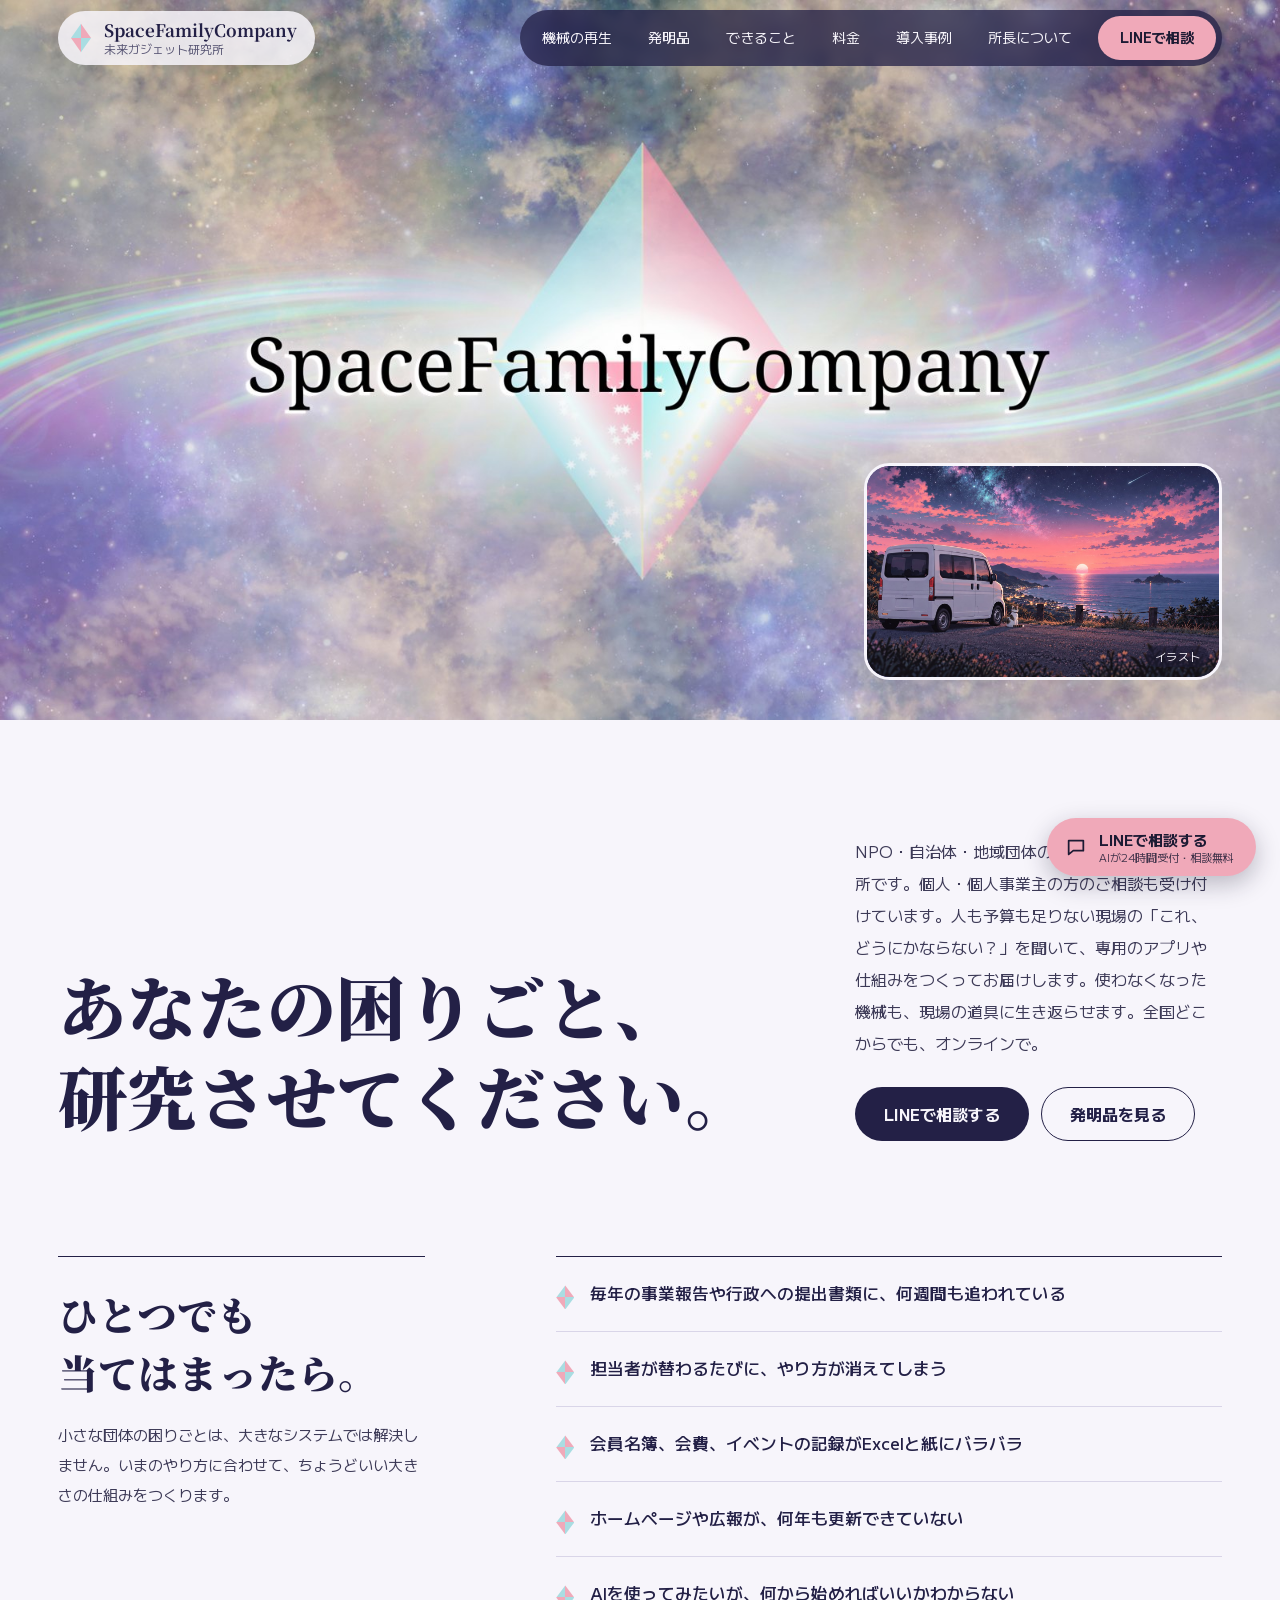
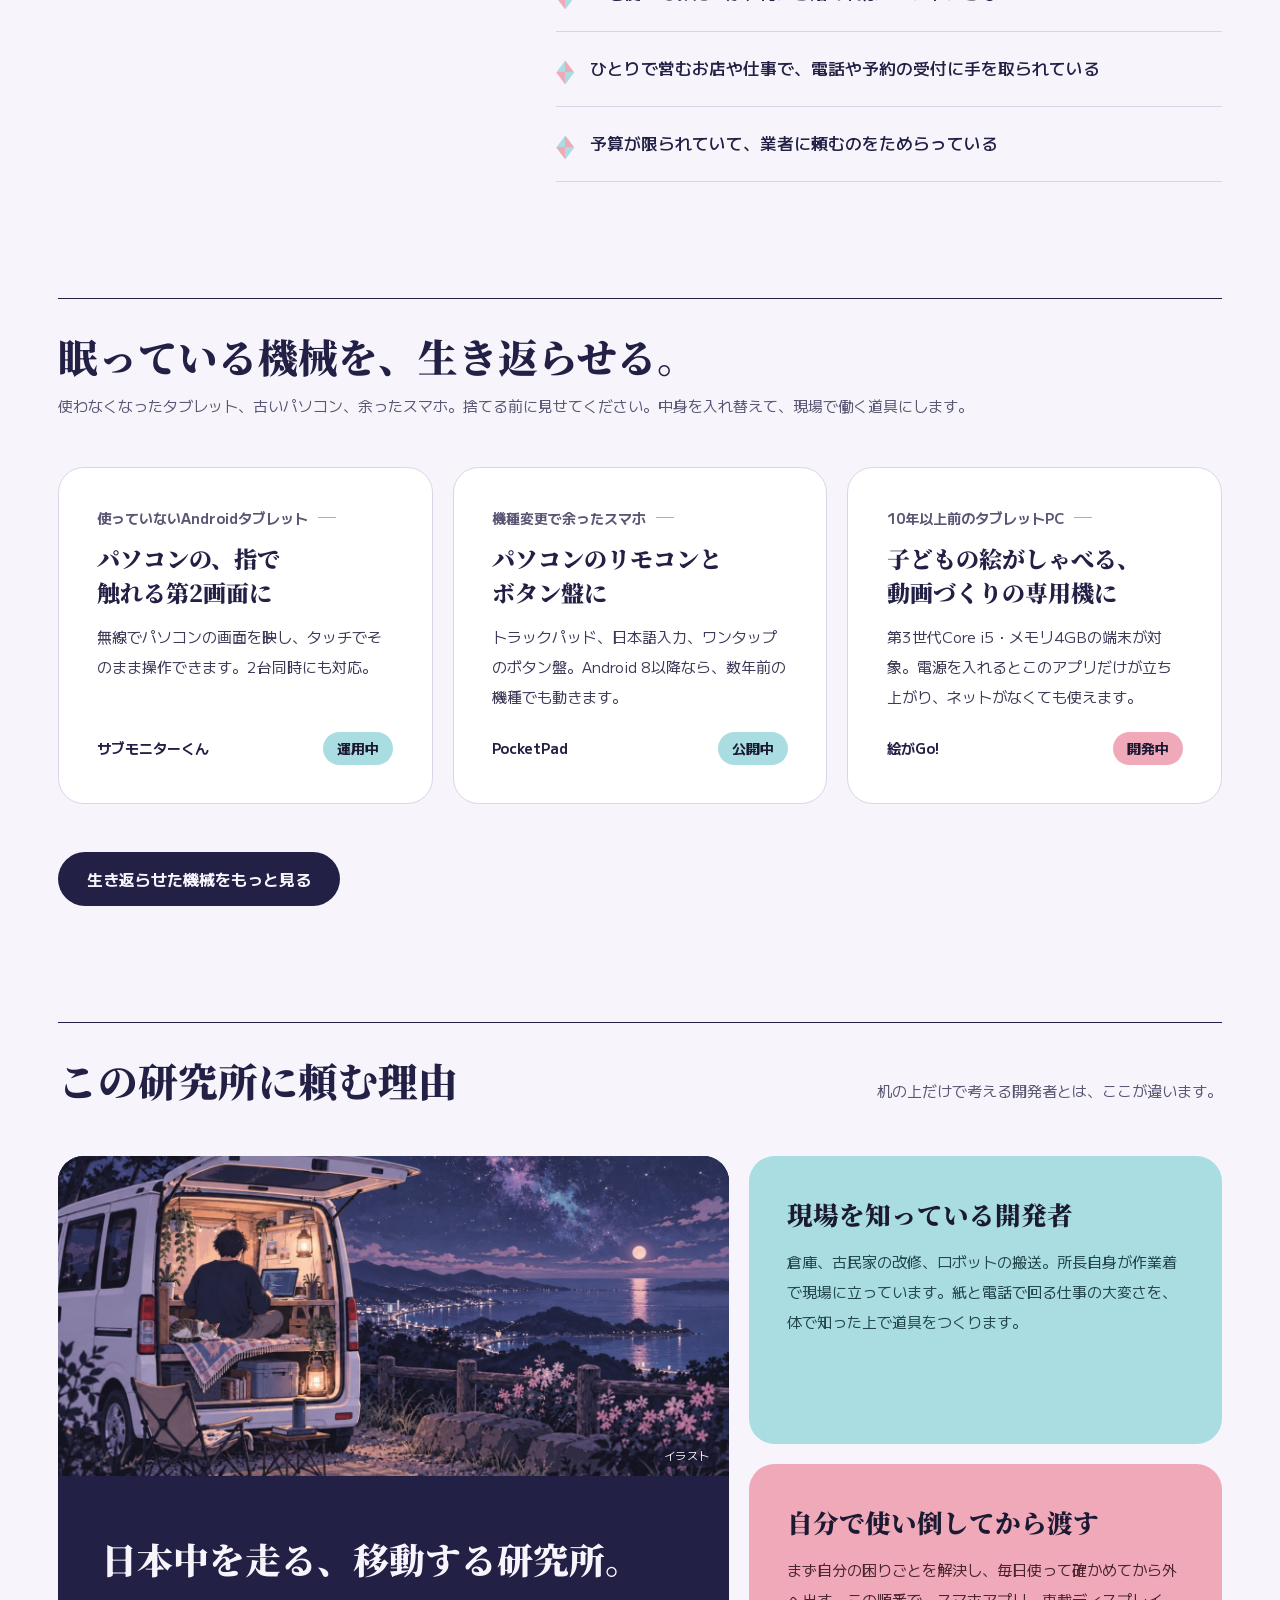
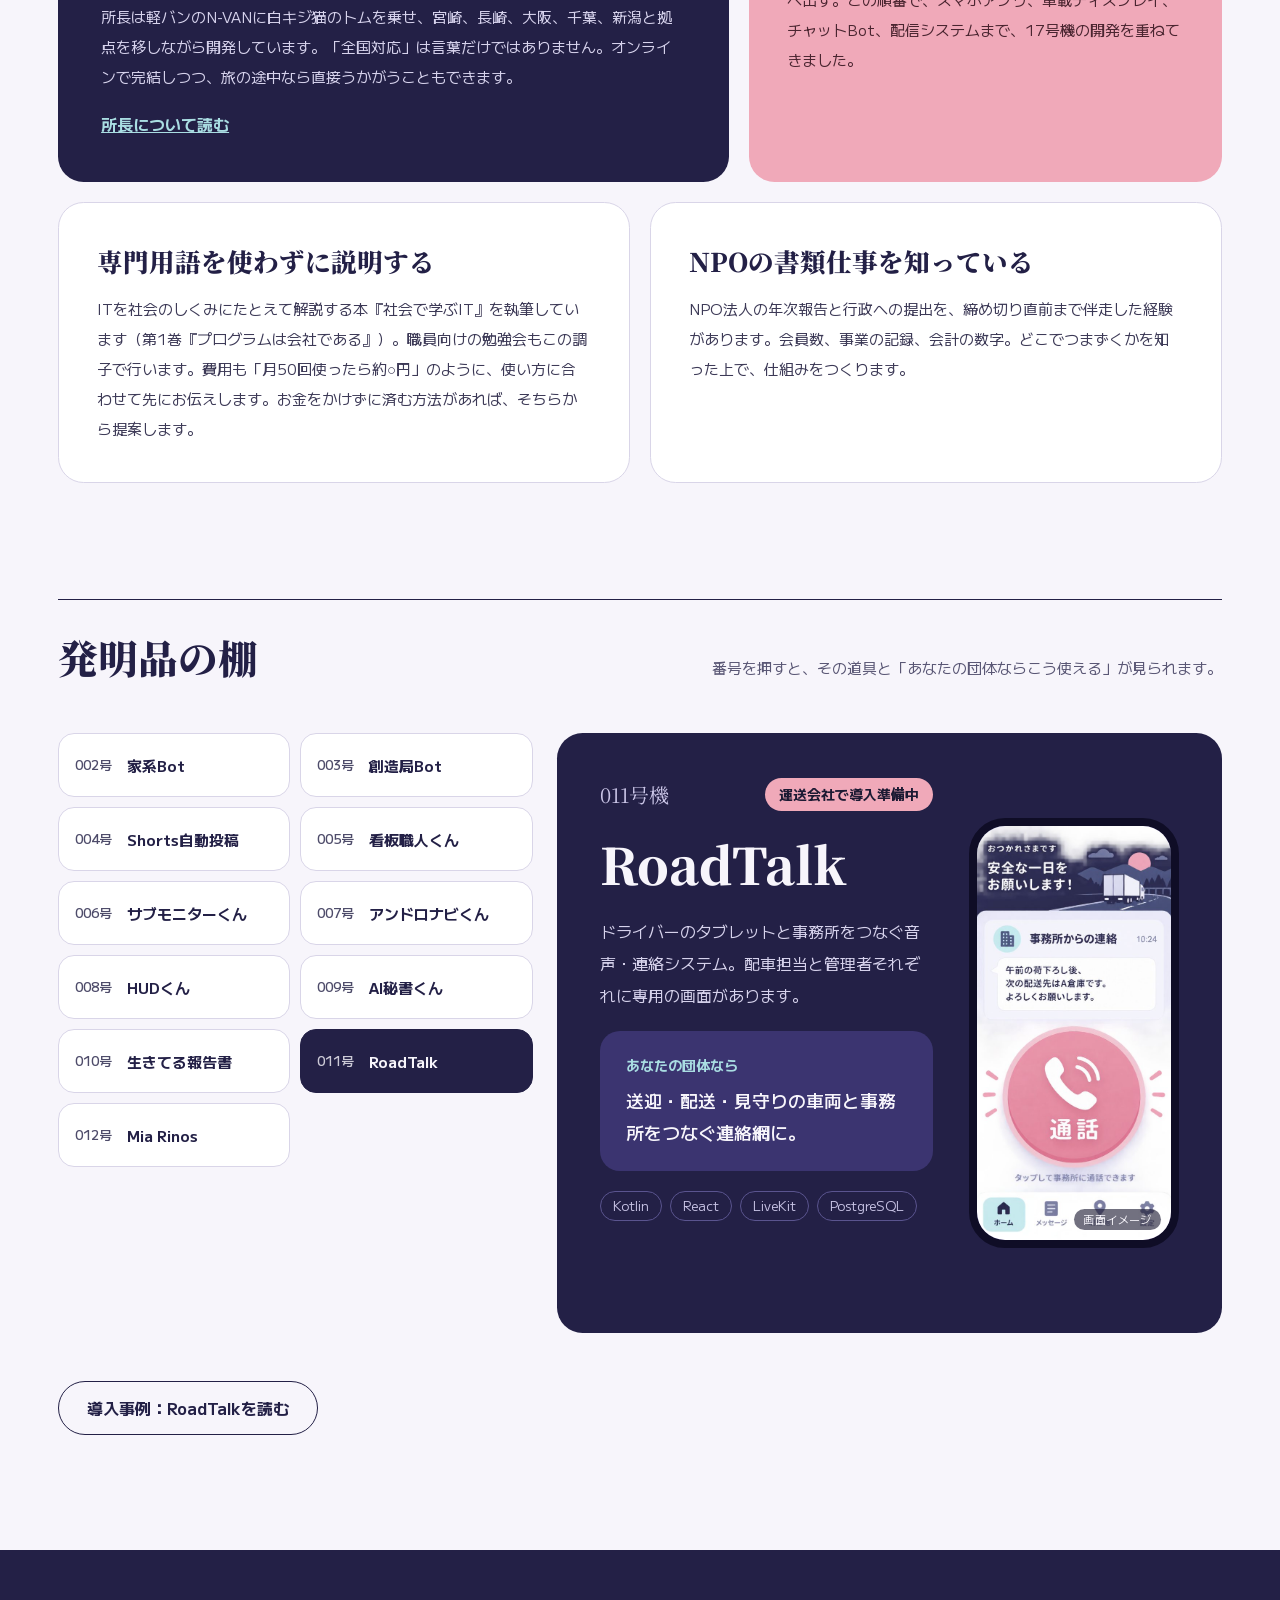
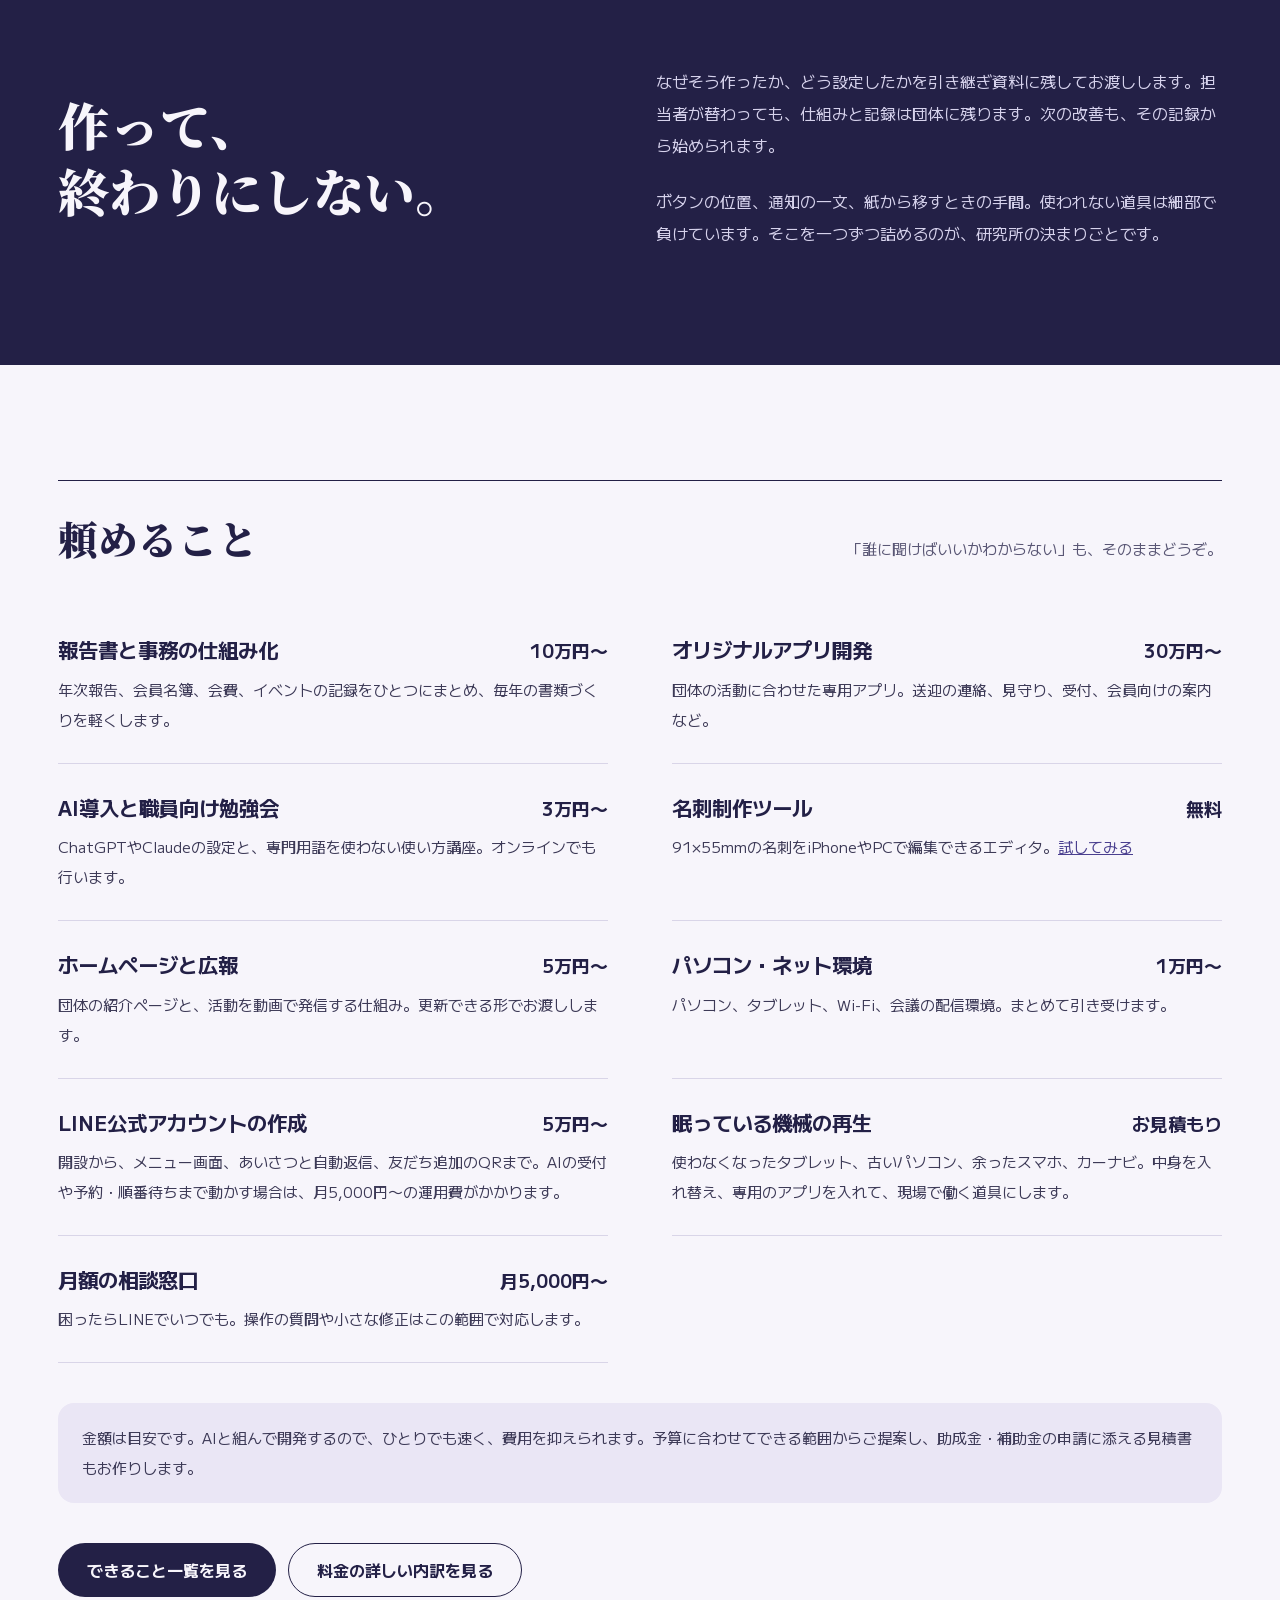
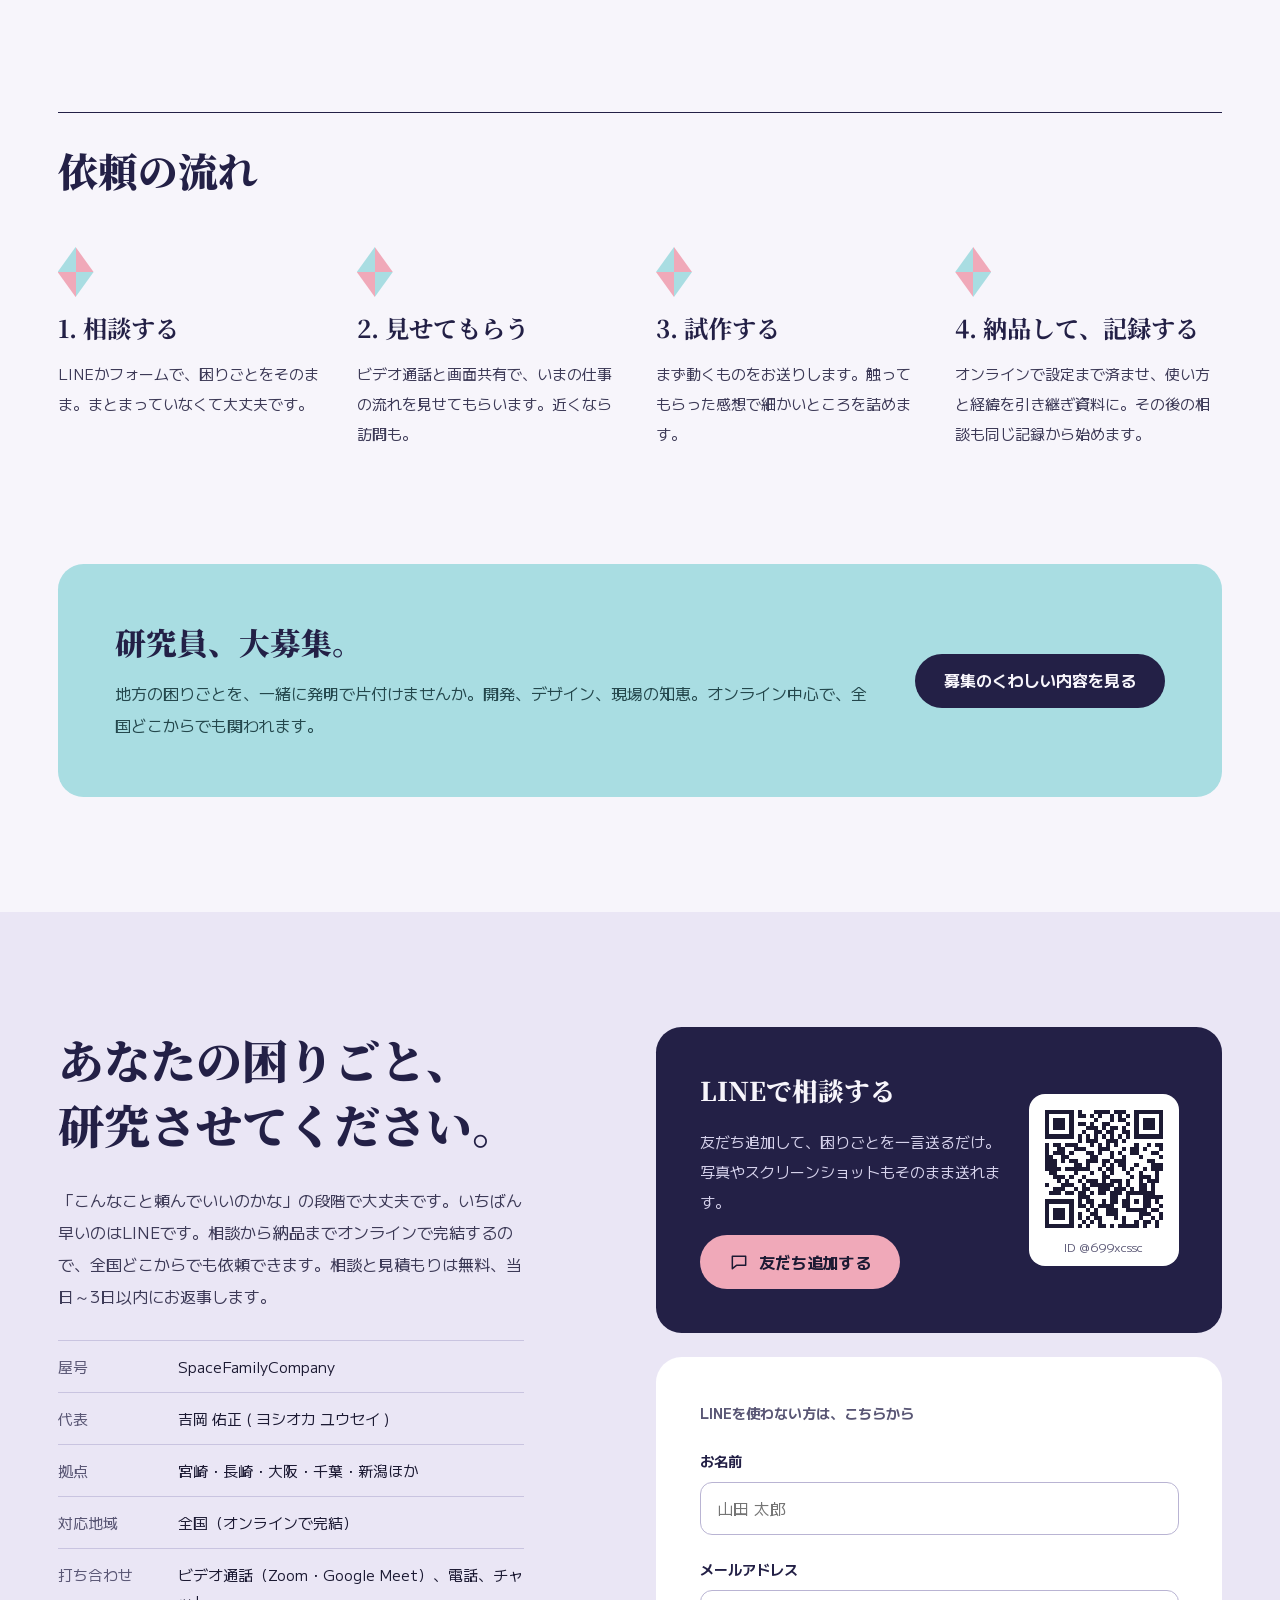
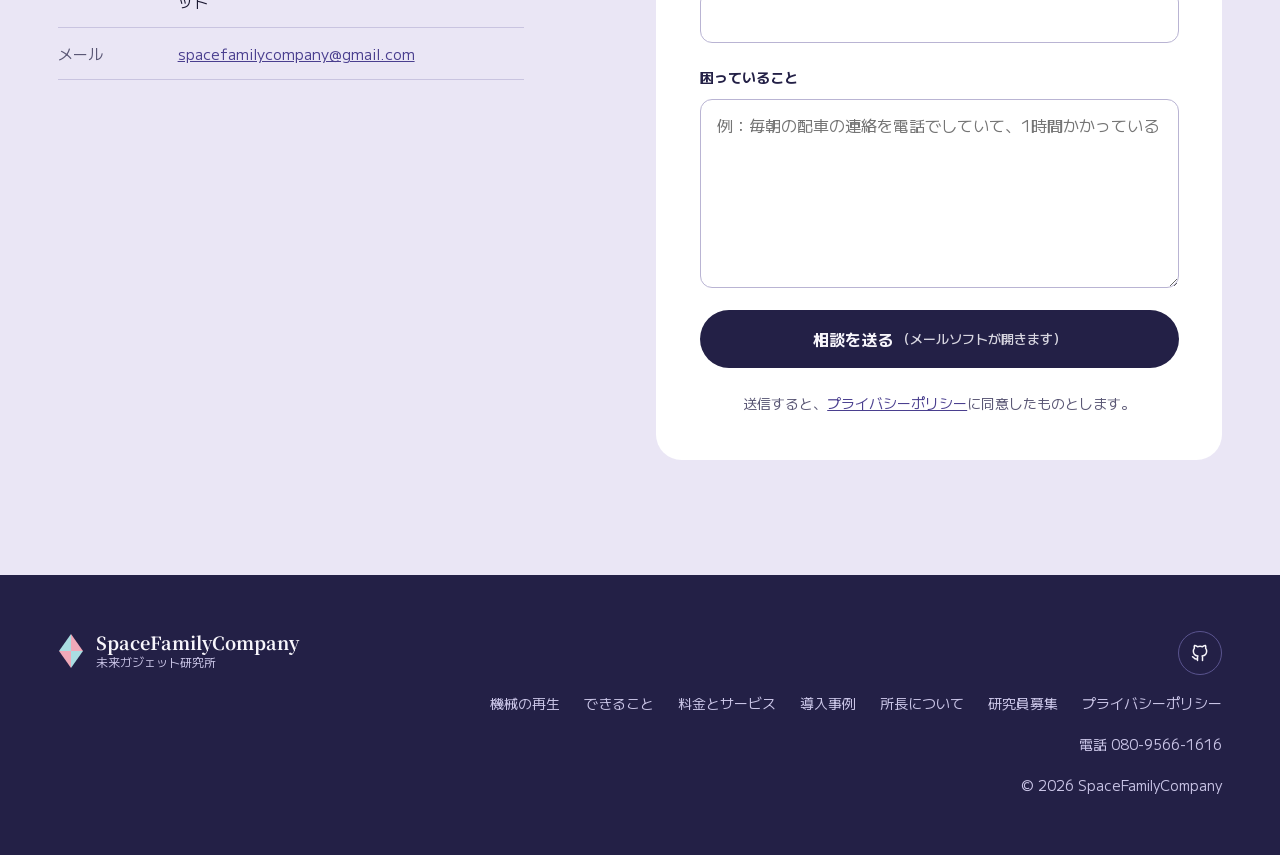
<file: index.html>
<!doctype html>
<html lang="ja">
<head>
<meta charset="utf-8">
<meta name="viewport" content="width=device-width, initial-scale=1">
<title>SpaceFamilyCompany｜未来ガジェット研究所</title>
<meta name="description" content="NPO・自治体・地域団体のための、ひとりの研究所。個人・個人事業主のご相談も受け付けます。人も予算も足りない現場の困りごとを、専用のアプリや仕組みで片付けます。全国どこからでもオンラインで。">
<meta name="theme-color" content="#232046">
<meta property="og:type" content="website">
<meta property="og:url" content="https://yousayrock.github.io/SpaceFamilyCompany/">
<meta property="og:title" content="SpaceFamilyCompany｜未来ガジェット研究所">
<meta property="og:description" content="NPO・自治体・地域団体のための、ひとりの研究所。個人・個人事業主のご相談も受け付けます。人も予算も足りない現場の困りごとを、専用のアプリや仕組みで片付けます。全国どこからでもオンラインで。">
<meta property="og:image" content="https://yousayrock.github.io/SpaceFamilyCompany/assets/logo.jpg">
<meta name="twitter:card" content="summary_large_image">
<link rel="icon" href="data:image/svg+xml,%3Csvg xmlns='http://www.w3.org/2000/svg' viewBox='0 0 26 36'%3E%3Cpolygon points='13,1 1,18 13,18' fill='%23A9DDE2'/%3E%3Cpolygon points='13,1 25,18 13,18' fill='%23F0A9B9'/%3E%3Cpolygon points='1,18 13,35 13,18' fill='%23F0A9B9'/%3E%3Cpolygon points='25,18 13,35 13,18' fill='%23A9DDE2'/%3E%3C/svg%3E">
<link rel="preconnect" href="https://fonts.googleapis.com">
<link rel="preconnect" href="https://fonts.gstatic.com" crossorigin>
<link href="https://fonts.googleapis.com/css2?family=Noto+Serif+JP:wght@500;700;900&amp;family=M+PLUS+1:wght@400;500;700&amp;family=Klee+One:wght@600&amp;display=swap" rel="stylesheet">
<link rel="stylesheet" href="assets/site.css?v=6">
</head>
<body>
<a class="skip" href="#main">本文へ移動</a>
<div class="page">

<!-- 表紙：ロゴそのものを見せる -->
<section class="hero" id="top">
<header class="site-header"><div class="wrap">
<a class="brand" href="index.html"><svg class="gem" width="22" height="30" viewBox="0 0 26 36" aria-hidden="true"><polygon points="13,1 1,18 13,18" fill="#A9DDE2"/><polygon points="13,1 25,18 13,18" fill="#F0A9B9"/><polygon points="1,18 13,35 13,18" fill="#F0A9B9"/><polygon points="25,18 13,35 13,18" fill="#A9DDE2"/></svg><span><b>SpaceFamilyCompany</b><small>未来ガジェット研究所</small></span></a>
<button class="menu-btn" type="button" aria-expanded="false" aria-controls="nav">メニュー<svg width="16" height="16" viewBox="0 0 16 16" aria-hidden="true" fill="none" stroke="currentColor" stroke-width="1.8" stroke-linecap="round"><line x1="2" y1="4" x2="14" y2="4"/><line x1="2" y1="8" x2="14" y2="8"/><line x1="2" y1="12" x2="14" y2="12"/></svg></button>
<nav id="nav" class="nav" aria-label="メインメニュー">
<a href="#upcycle">機械の再生</a><a href="#works">発明品</a><a href="can-do.html">できること</a><a href="pricing.html">料金</a><a href="case-roadtalk.html">導入事例</a><a href="profile.html">所長について</a><a class="nav-cta" href="https://line.me/R/oaMessage/@699xcssc/?%E7%9B%B8%E8%AB%87%E3%81%97%E3%81%9F%E3%81%84%E3%81%A7%E3%81%99" target="_blank" rel="noopener">LINEで相談</a>
</nav>
</div></header>
<div class="hero-art">
<img src="assets/logo.jpg" width="1600" height="900" alt="SpaceFamilyCompany のロゴ。星雲を背景に、水色と桃色の菱形が輝いている">
<div class="photo hero-photo has-img"><img src="assets/img/hero-nvan.jpg" width="1400" height="933" alt="夕焼けの海辺に停まった白い軽バンと、そばに座る白キジ猫のトムのイラスト" loading="lazy"><span class="tag-note">イラスト</span></div>
</div>
</section>

<main id="main">

<!-- ひとことで何者か -->
<section class="sec--pad"><div class="wrap grid12 align-end">
<h1 class="t-display hero-title span-8"><span class="nw">あなたの</span><span class="nw">困りごと、</span><br><span class="nw-lg"><span class="nw">研究させて</span><span class="nw">ください。</span></span></h1>
<div class="span-4 stack" style="--gap:28px">
<p class="lead">NPO・自治体・地域団体のための、ひとりの研究所です。個人・個人事業主の方のご相談も受け付けています。人も予算も足りない現場の「これ、どうにかならない？」を聞いて、専用のアプリや仕組みをつくってお届けします。使わなくなった機械も、現場の道具に生き返らせます。全国どこからでも、オンラインで。</p>
<div class="btns">
<a class="btn btn--ink" href="https://line.me/R/oaMessage/@699xcssc/?%E7%9B%B8%E8%AB%87%E3%81%97%E3%81%9F%E3%81%84%E3%81%A7%E3%81%99" target="_blank" rel="noopener">LINEで相談する</a>
<a class="btn btn--outline" href="#works">発明品を見る</a>
</div>
</div>
</div></section>

<!-- こんな団体に -->
<section class="sec" id="for"><div class="wrap grid12">
<div class="span-4 stack rule-top" style="--gap:20px">
<h2 class="t-h2">ひとつでも<br>当てはまったら。</h2>
<p class="body">小さな団体の困りごとは、大きなシステムでは解決しません。いまのやり方に合わせて、ちょうどいい大きさの仕組みをつくります。</p>
</div>
<ul class="ticks ticks--rule from-6">
<li><span>毎年の事業報告や行政への提出書類に、何週間も追われている</span></li>
<li><span>担当者が替わるたびに、やり方が消えてしまう</span></li>
<li><span>会員名簿、会費、イベントの記録がExcelと紙にバラバラ</span></li>
<li><span>ホームページや広報が、何年も更新できていない</span></li>
<li><span>AIを使ってみたいが、何から始めればいいかわからない</span></li>
<li><span>ひとりで営むお店や仕事で、電話や予約の受付に手を取られている</span></li>
<li><span>予算が限られていて、業者に頼むのをためらっている</span></li>
</ul>
</div></section>

<!-- 機械の再生 -->
<section class="sec" id="upcycle"><div class="wrap stack" style="--gap:48px">
<div class="sec-head">
<h2 class="t-h2"><span class="nw">眠っている機械を、</span><span class="nw">生き返らせる。</span></h2>
<p>使わなくなったタブレット、古いパソコン、余ったスマホ。捨てる前に見せてください。中身を入れ替えて、現場で働く道具にします。</p>
</div>
<div class="cards cards--3">
<article class="card card--white reborn">
<p class="reborn-from">使っていないAndroidタブレット</p>
<h3 class="t-h3">パソコンの、指で触れる第2画面に</h3>
<p class="body">無線でパソコンの画面を映し、タッチでそのまま操作できます。2台同時にも対応。</p>
<div class="reborn-foot"><b>サブモニターくん</b><span class="pill is-done">運用中</span></div>
</article>
<article class="card card--white reborn">
<p class="reborn-from">機種変更で余ったスマホ</p>
<h3 class="t-h3">パソコンのリモコンとボタン盤に</h3>
<p class="body">トラックパッド、日本語入力、ワンタップのボタン盤。Android 8以降なら、数年前の機種でも動きます。</p>
<div class="reborn-foot"><b>PocketPad</b><span class="pill is-done">公開中</span></div>
</article>
<article class="card card--white reborn">
<p class="reborn-from">10年以上前のタブレットPC</p>
<h3 class="t-h3">子どもの絵がしゃべる、動画づくりの専用機に</h3>
<p class="body">第3世代Core i5・メモリ4GBの端末が対象。電源を入れるとこのアプリだけが立ち上がり、ネットがなくても使えます。</p>
<div class="reborn-foot"><b>絵がGo!</b><span class="pill is-wip">開発中</span></div>
</article>
</div>
<a class="btn btn--ink self-start" href="upcycle.html">生き返らせた機械をもっと見る</a>
</div></section>

<!-- 強み -->
<section class="sec strengths" id="strengths"><div class="wrap stack" style="--gap:48px">
<div class="sec-head">
<h2 class="t-h2">この研究所に頼む理由</h2>
<p>机の上だけで考える開発者とは、ここが違います。</p>
</div>
<div class="cards">
<article class="card card--ink s-main">
<div class="photo has-img"><img src="assets/img/lab-nvan.jpg" width="1400" height="933" alt="軽バンのバックドアを開けてノートパソコンで開発する人と、隣で丸くなる白キジ猫のトムのイラスト" loading="lazy"><span class="tag-note">イラスト</span></div>
<div class="card-body">
<h3 class="t-h3">日本中を走る、移動する研究所。</h3>
<p class="body">所長は軽バンのN-VANに白キジ猫のトムを乗せ、宮崎、長崎、大阪、千葉、新潟と拠点を移しながら開発しています。「全国対応」は言葉だけではありません。オンラインで完結しつつ、旅の途中なら直接うかがうこともできます。</p>
<a class="self-start" href="profile.html">所長について読む</a>
</div>
</article>
<article class="card card--cyan s-side">
<h3 class="t-h3">現場を知っている開発者</h3>
<p class="body">倉庫、古民家の改修、ロボットの搬送。所長自身が作業着で現場に立っています。紙と電話で回る仕事の大変さを、体で知った上で道具をつくります。</p>
</article>
<article class="card card--pink s-side">
<h3 class="t-h3">自分で使い倒してから渡す</h3>
<p class="body">まず自分の困りごとを解決し、毎日使って確かめてから外へ出す。この順番で、スマホアプリ、車載ディスプレイ、チャットBot、配信システムまで、17号機の開発を重ねてきました。</p>
</article>
<article class="card card--white s-half">
<h3 class="t-h3">専門用語を使わずに説明する</h3>
<p class="body">ITを社会のしくみにたとえて解説する本『社会で学ぶIT』を執筆しています（第1巻『プログラムは会社である』）。職員向けの勉強会もこの調子で行います。費用も「月50回使ったら約○円」のように、使い方に合わせて先にお伝えします。お金をかけずに済む方法があれば、そちらから提案します。</p>
</article>
<article class="card card--white s-half">
<h3 class="t-h3">NPOの書類仕事を知っている</h3>
<p class="body">NPO法人の年次報告と行政への提出を、締め切り直前まで伴走した経験があります。会員数、事業の記録、会計の数字。どこでつまずくかを知った上で、仕組みをつくります。</p>
</article>
</div>
</div></section>

<!-- 発明品（押して見られる棚） -->
<section class="sec" id="works"><div class="wrap stack" style="--gap:48px">
<div class="sec-head">
<h2 class="t-h2">発明品の棚</h2>
<p>番号を押すと、その道具と「あなたの団体ならこう使える」が見られます。</p>
</div>
<div class="shelf-wrap">
<div class="shelf" id="shelf" role="group" aria-label="発明品の一覧"></div>
<article class="gadget" aria-live="polite">
<div class="stack" style="--gap:20px">
<div class="gadget-top">
<span class="gadget-no" data-g="no"></span>
<span class="pill" data-g="status"></span>
</div>
<h3 class="gadget-name" data-g="name"></h3>
<p class="lead" data-g="desc"></p>
<div class="gadget-use">
<b>あなたの団体なら</b>
<span data-g="use"></span>
</div>
<div class="tags" id="g-tags"></div>
</div>
<div class="photo phone has-img"><img id="g-shot" src="assets/img/gadget-011.jpg" width="540" height="1141" alt="RoadTalkの画面イメージ"><span class="tag-note">画面イメージ</span></div>
</article>
</div>
<a class="btn btn--outline self-start" href="case-roadtalk.html">導入事例：RoadTalkを読む</a>
</div></section>

<!-- 作って終わりにしない -->
<section class="sec--pad sec--ink" id="about"><div class="wrap grid12 align-center">
<h2 class="t-h1 about-title span-5"><span class="nw">作って、</span><br><span class="nw">終わりにしない。</span></h2>
<div class="from-7 stack">
<p class="lead">なぜそう作ったか、どう設定したかを引き継ぎ資料に残してお渡しします。担当者が替わっても、仕組みと記録は団体に残ります。次の改善も、その記録から始められます。</p>
<p class="lead">ボタンの位置、通知の一文、紙から移すときの手間。使われない道具は細部で負けています。そこを一つずつ詰めるのが、研究所の決まりごとです。</p>
</div>
</div></section>

<!-- 頼めること -->
<section class="sec--pad" id="menu"><div class="wrap stack" style="--gap:40px">
<div class="sec-head">
<h2 class="t-h2">頼めること</h2>
<p>「誰に聞けばいいかわからない」も、そのままどうぞ。</p>
</div>
<div class="menu-list">
<div class="menu-item"><h3>報告書と事務の仕組み化</h3><span class="price">10万円〜</span><p class="body">年次報告、会員名簿、会費、イベントの記録をひとつにまとめ、毎年の書類づくりを軽くします。</p></div>
<div class="menu-item"><h3>オリジナルアプリ開発</h3><span class="price">30万円〜</span><p class="body">団体の活動に合わせた専用アプリ。送迎の連絡、見守り、受付、会員向けの案内など。</p></div>
<div class="menu-item"><h3>AI導入と職員向け勉強会</h3><span class="price">3万円〜</span><p class="body">ChatGPTやClaudeの設定と、専門用語を使わない使い方講座。オンラインでも行います。</p></div>
<div class="menu-item"><h3>名刺制作ツール</h3><span class="price">無料</span><p class="body">91×55mmの名刺をiPhoneやPCで編集できるエディタ。<a href="businesscard/">試してみる</a></p></div>
<div class="menu-item"><h3>ホームページと広報</h3><span class="price">5万円〜</span><p class="body">団体の紹介ページと、活動を動画で発信する仕組み。更新できる形でお渡しします。</p></div>
<div class="menu-item"><h3>パソコン・ネット環境</h3><span class="price">1万円〜</span><p class="body">パソコン、タブレット、Wi-Fi、会議の配信環境。まとめて引き受けます。</p></div>
<div class="menu-item"><h3>LINE公式アカウントの作成</h3><span class="price">5万円〜</span><p class="body">開設から、メニュー画面、あいさつと自動返信、友だち追加のQRまで。AIの受付や予約・順番待ちまで動かす場合は、月5,000円〜の運用費がかかります。</p></div>
<div class="menu-item"><h3>眠っている機械の再生</h3><span class="price">お見積もり</span><p class="body">使わなくなったタブレット、古いパソコン、余ったスマホ、カーナビ。中身を入れ替え、専用のアプリを入れて、現場で働く道具にします。</p></div>
<div class="menu-item"><h3>月額の相談窓口</h3><span class="price">月5,000円〜</span><p class="body">困ったらLINEでいつでも。操作の質問や小さな修正はこの範囲で対応します。</p></div>
</div>
<p class="body menu-note">金額は目安です。AIと組んで開発するので、ひとりでも速く、費用を抑えられます。予算に合わせてできる範囲からご提案し、助成金・補助金の申請に添える見積書もお作りします。</p>
<div class="btns"><a class="btn btn--ink" href="can-do.html">できること一覧を見る</a><a class="btn btn--outline" href="pricing.html">料金の詳しい内訳を見る</a></div>
</div></section>

<!-- 依頼の流れ（実際に順番があるので番号を使う） -->
<section class="sec" id="flow"><div class="wrap stack" style="--gap:48px">
<div class="sec-head"><h2 class="t-h2">依頼の流れ</h2></div>
<ol class="flow flow--4 flow--gem">
<li><b>1. 相談する</b><span class="body">LINEかフォームで、困りごとをそのまま。まとまっていなくて大丈夫です。</span></li>
<li><b>2. 見せてもらう</b><span class="body">ビデオ通話と画面共有で、いまの仕事の流れを見せてもらいます。近くなら訪問も。</span></li>
<li><b>3. 試作する</b><span class="body">まず動くものをお送りします。触ってもらった感想で細かいところを詰めます。</span></li>
<li><b>4. 納品して、記録する</b><span class="body">オンラインで設定まで済ませ、使い方と経緯を引き継ぎ資料に。その後の相談も同じ記録から始めます。</span></li>
</ol>
</div></section>

<!-- 研究員募集 -->
<section class="sec" id="recruit"><div class="wrap">
<div class="cta-band card--cyan">
<div class="stack" style="--gap:12px"><h2 class="t-h2">研究員、大募集。</h2><p class="body">地方の困りごとを、一緒に発明で片付けませんか。開発、デザイン、現場の知恵。オンライン中心で、全国どこからでも関われます。</p></div>
<a class="btn btn--ink" href="recruit.html">募集のくわしい内容を見る</a>
</div>
</div></section>

<!-- 相談フォームと事業者情報 -->
<section class="sec--pad sec--lilac" id="contact"><div class="wrap grid12">
<div class="span-5 stack" style="--gap:28px">
<h2 class="t-h2 contact-title">あなたの困りごと、<br>研究させてください。</h2>
<p class="lead">「こんなこと頼んでいいのかな」の段階で大丈夫です。いちばん早いのはLINEです。相談から納品までオンラインで完結するので、全国どこからでも依頼できます。相談と見積もりは無料、当日～3日以内にお返事します。</p>
<dl class="facts">
<dt>屋号</dt><dd>SpaceFamilyCompany</dd>
<dt>代表</dt><dd>吉岡 佑正 ( ヨシオカ ユウセイ )</dd>
<dt>拠点</dt><dd>宮崎・長崎・大阪・千葉・新潟ほか</dd>
<dt>対応地域</dt><dd>全国（オンラインで完結）</dd>
<dt>打ち合わせ</dt><dd>ビデオ通話（Zoom・Google Meet）、電話、チャット</dd>
<dt>メール</dt><dd><a href="mailto:spacefamilycompany@gmail.com">spacefamilycompany@gmail.com</a></dd>
</dl>
</div>
<div class="from-7 stack">
<div class="line-card">
<div class="stack" style="--gap:18px">
<h3 class="t-h3">LINEで相談する</h3>
<p class="body">友だち追加して、困りごとを一言送るだけ。写真やスクリーンショットもそのまま送れます。</p>
<a class="btn btn--pink self-start" href="https://line.me/R/oaMessage/@699xcssc/?%E7%9B%B8%E8%AB%87%E3%81%97%E3%81%9F%E3%81%84%E3%81%A7%E3%81%99" target="_blank" rel="noopener"><svg width="20" height="20" viewBox="0 0 24 24" fill="none" stroke="currentColor" stroke-width="1.8" stroke-linejoin="round" aria-hidden="true"><path d="M4 5h16v11H9l-5 4z"/></svg>友だち追加する</a>
</div>
<figure class="qr"><img src="assets/line-qr.svg" width="126" height="126" alt="LINE公式アカウント「スペファミ」の友だち追加QRコード"><figcaption>ID @699xcssc</figcaption></figure>
</div>
<form id="contact-form" class="form">
<p class="note note--strong">LINEを使わない方は、こちらから</p>
<label class="field" for="f-name">お名前<input id="f-name" type="text" name="name" required autocomplete="name" placeholder="山田 太郎"></label>
<label class="field" for="f-email">メールアドレス<input id="f-email" type="email" name="email" required autocomplete="email"></label>
<label class="field" for="f-message">困っていること<textarea id="f-message" name="message" required rows="6" placeholder="例：毎朝の配車の連絡を電話でしていて、1時間かかっている"></textarea></label>
<button class="btn btn--ink btn--block submit" type="submit">相談を送る<small>（メールソフトが開きます）</small></button>
<p class="note center">送信すると、<a href="privacy.html">プライバシーポリシー</a>に同意したものとします。</p>
</form>
</div>
</div></section>

</main>

<footer class="site-footer"><div class="wrap">
<a class="brand" href="index.html"><svg class="gem" width="26" height="36" viewBox="0 0 26 36" aria-hidden="true"><polygon points="13,1 1,18 13,18" fill="#A9DDE2"/><polygon points="13,1 25,18 13,18" fill="#F0A9B9"/><polygon points="1,18 13,35 13,18" fill="#F0A9B9"/><polygon points="25,18 13,35 13,18" fill="#A9DDE2"/></svg><span><b>SpaceFamilyCompany</b><small>未来ガジェット研究所</small></span></a>
<div class="foot-side">
<div class="social">
<!-- TODO: YouTube・XのURLが決まったら追加 -->
<a href="https://github.com/yousayrock" aria-label="GitHub"><svg width="20" height="20" viewBox="0 0 24 24" fill="none" stroke="currentColor" stroke-width="1.8" stroke-linecap="round" stroke-linejoin="round" aria-hidden="true"><path d="M9 19c-4 1.5-4-2-6-2.5M15 21v-3.5c0-1 .1-1.4-.5-2 2.8-.3 5.5-1.4 5.5-6a4.6 4.6 0 0 0-1.3-3.2 4.2 4.2 0 0 0-.1-3.2s-1.1-.3-3.5 1.3a12 12 0 0 0-6.2 0C6.5 2.8 5.4 3.1 5.4 3.1a4.2 4.2 0 0 0-.1 3.2A4.6 4.6 0 0 0 4 9.5c0 4.6 2.7 5.7 5.5 6-.6.6-.6 1.2-.5 2V21"/></svg></a>
</div>
<nav class="foot-nav" aria-label="フッターメニュー"><a href="upcycle.html">機械の再生</a><a href="can-do.html">できること</a><a href="pricing.html">料金とサービス</a><a href="case-roadtalk.html">導入事例</a><a href="profile.html">所長について</a><a href="recruit.html">研究員募集</a><a href="privacy.html">プライバシーポリシー</a></nav>
<a class="foot-tel" href="tel:08095661616">電話 080-9566-1616</a>
<span>© 2026 SpaceFamilyCompany</span>
</div>
</div></footer>

</div>

<script src="assets/site.js?v=2"></script>
<script src="assets/shelf.js?v=2"></script>
</body>
</html>
</file>
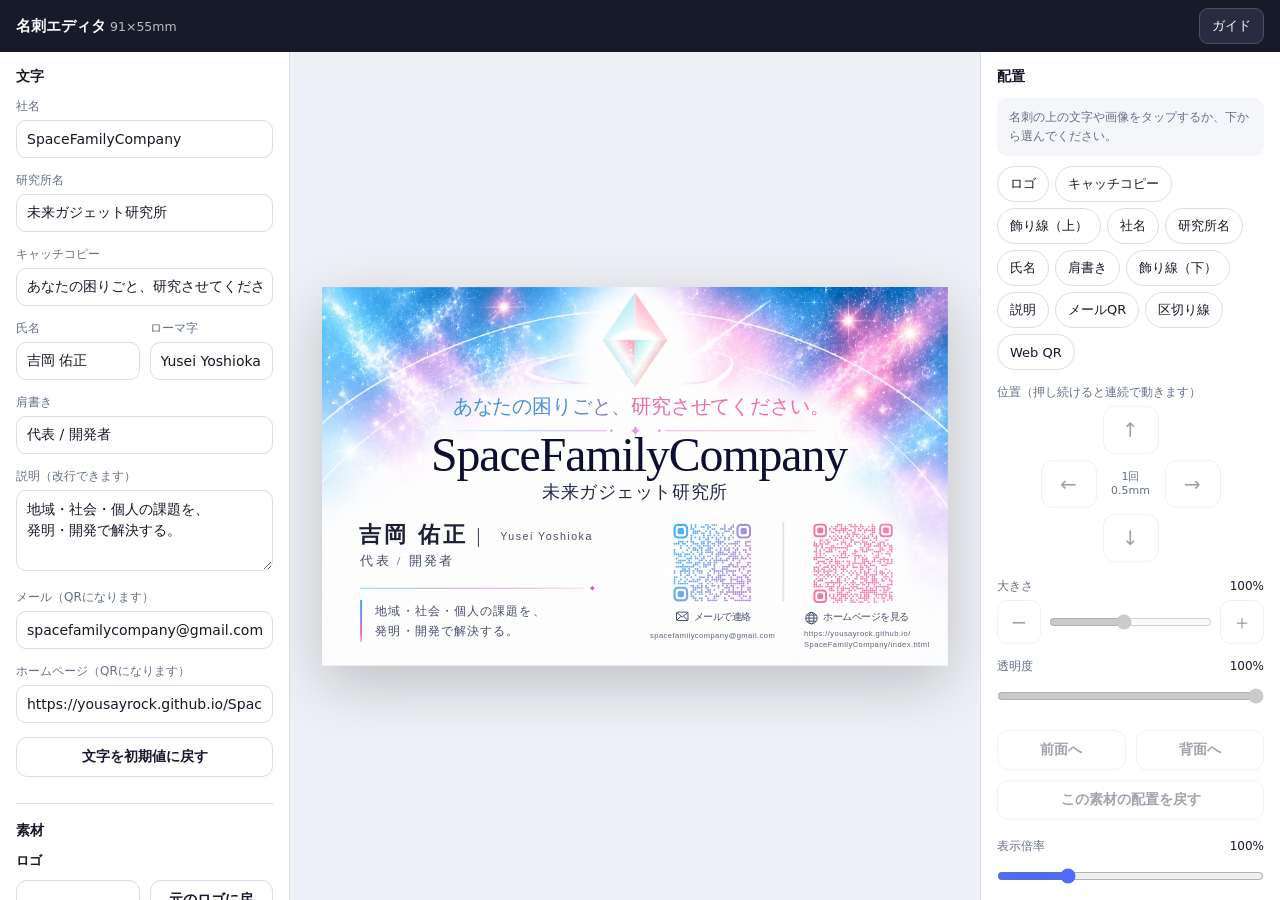
<file: businesscard/index.html>
<!doctype html>
<html lang="ja">
<head>
<meta charset="utf-8">
<meta name="viewport" content="width=device-width,initial-scale=1,viewport-fit=cover">
<meta name="theme-color" content="#171a29">
<meta name="format-detection" content="telephone=no,email=no,address=no">
<meta name="apple-mobile-web-app-capable" content="yes">
<meta name="mobile-web-app-capable" content="yes">
<meta name="apple-mobile-web-app-title" content="名刺エディタ">
<meta name="apple-mobile-web-app-status-bar-style" content="black">
<title>SpaceFamilyCompany 名刺エディタ</title>
<link rel="icon" href="data:image/svg+xml,%3Csvg xmlns='http://www.w3.org/2000/svg' viewBox='0 0 26 36'%3E%3Cpolygon points='13,1 1,18 13,18' fill='%23A9DDE2'/%3E%3Cpolygon points='13,1 25,18 13,18' fill='%23F0A9B9'/%3E%3Cpolygon points='1,18 13,35 13,18' fill='%23F0A9B9'/%3E%3Cpolygon points='25,18 13,35 13,18' fill='%23A9DDE2'/%3E%3C/svg%3E">
<style>
:root{
 --ink:#17182f;--cyan:#61cfee;--violet:#a98ce9;--pink:#f486b7;
 --bar:#171a29;--bg:#eef0f5;--panel:#fff;--line:#d9dde6;--muted:#657086;--accent:#4f6bff;
 --hh:52px;--sh:240px;
 --serif:"Times New Roman","Hiragino Mincho ProN","Yu Mincho","YuMincho",serif;
 --mincho:"Hiragino Mincho ProN","Yu Mincho","YuMincho",serif;
}
*{box-sizing:border-box}
html{-webkit-text-size-adjust:100%;text-size-adjust:100%}
html,body{margin:0;background:var(--bg);color:#161827;font-family:-apple-system,BlinkMacSystemFont,"Hiragino Sans","Hiragino Kaku Gothic ProN",system-ui,sans-serif}
body{min-height:100vh;min-height:100dvh;touch-action:manipulation}
button,input,textarea{font:inherit;color:inherit}
button{touch-action:manipulation;-webkit-tap-highlight-color:transparent;cursor:pointer}
button:disabled{opacity:.4;cursor:default}

/* ── ヘッダー ── */
.top{position:sticky;top:0;z-index:40;display:flex;align-items:center;gap:8px;
 padding:calc(8px + env(safe-area-inset-top)) max(16px,env(safe-area-inset-right)) 8px max(16px,env(safe-area-inset-left));
 background:var(--bar);color:#fff}
.top h1{font-size:15px;margin:0 auto 0 0;font-weight:700;white-space:nowrap;overflow:hidden;text-overflow:ellipsis}
.top h1 small{font-weight:500;opacity:.7;margin-left:4px}
.tbtn{min-height:36px;border:1px solid #4b5268;background:#272c40;color:#fff;border-radius:9px;padding:0 12px;font-size:13px}
.tbtn[aria-pressed="true"]{background:#5b6cff;border-color:#5b6cff}

/* ── 名刺の表示エリア ── */
.stage{position:sticky;top:var(--hh);z-index:30;display:flex;background:var(--bg);
 padding:12px max(16px,env(safe-area-inset-right)) 12px max(16px,env(safe-area-inset-left))}
.sizer{position:relative;margin:auto;flex:none}
.zoomwrap{position:absolute;left:0;top:0;transform-origin:0 0}

/* ── 名刺本体（91×55mm） ── */
.card{width:91mm;height:55mm;position:relative;font-family:"Hiragino Sans","Hiragino Kaku Gothic ProN","Noto Sans JP","Noto Sans CJK JP",sans-serif;overflow:hidden;background:#fff;box-shadow:0 10px 30px #0003;
 -webkit-user-select:none;user-select:none;-webkit-touch-callout:none;
 -webkit-print-color-adjust:exact;print-color-adjust:exact}
.el{position:absolute}
.editable{z-index:1;touch-action:none;cursor:move}
.el.selected{outline:.45mm solid #7c9cff;outline-offset:.6mm}
.handle{display:none}
.selected>.handle{display:block;position:absolute;width:3.2mm;height:3.2mm;right:-2mm;bottom:-2mm;background:#fff;border:.5mm solid #5578ff;border-radius:50%;cursor:nwse-resize;z-index:2}
.selected>.handle::after{content:"";position:absolute;inset:-3.5mm}
.guide{position:absolute;inset:0;z-index:100;pointer-events:none;opacity:0;
 background:url("assets/card/guide.jpg") 0 0/100% 100% no-repeat}
.bg{left:0;top:0;width:91mm;height:55mm;pointer-events:none;object-fit:cover;-webkit-user-drag:none}
.bgfade{left:0;top:0;width:91mm;height:55mm;pointer-events:none;display:none;background:linear-gradient(180deg,rgba(255,255,255,0) 0%,rgba(255,255,255,.2) 38%,rgba(255,255,255,.93) 62%,#fff 76%)}
.bgfade.on{display:block}
.logo{left:40.5mm;top:.55mm;width:10mm;height:14.3mm;object-fit:contain;-webkit-user-drag:none}
.logo.custom{mix-blend-mode:multiply}
.tagline{left:8.9mm;top:15.6mm;width:75mm;text-align:center;font-family:var(--mincho);font-size:2.95mm;line-height:1.25;letter-spacing:-.01em;white-space:nowrap}
.divider{left:19.3mm;top:20.1mm;width:52.5mm;height:1.6mm}
.divider svg,.rule svg{display:block;width:100%;height:100%;overflow:visible}
.company{left:6.1mm;top:20.6mm;width:80mm;text-align:center;font-family:var(--serif);font-size:6.95mm;line-height:1.15;letter-spacing:-.022em;color:#0d0f32;white-space:nowrap}
.lab{left:20mm;top:28.2mm;width:51mm;text-align:center;font-family:var(--mincho);font-size:2.55mm;line-height:1.2;letter-spacing:.02em;color:#232848;white-space:nowrap}
.name{left:5.4mm;top:34.05mm;width:40mm;font-family:var(--mincho);font-size:3.2mm;line-height:1.2;font-weight:700;letter-spacing:.15em;color:#1c1f38;white-space:nowrap}
.name .sep{font-weight:400;margin:0 .75em 0 .35em;color:#454d6b}
.name .en{font:400 1.55mm/1 "Helvetica Neue",Helvetica,Arial,sans-serif;letter-spacing:.14em;color:#454d6b;vertical-align:.3mm}
.role{left:5.6mm;top:38.9mm;width:25mm;font-family:var(--mincho);font-size:1.9mm;line-height:1.3;letter-spacing:.19em;color:#454d6b;white-space:nowrap}
.rule{left:5.6mm;top:43.3mm;width:34.4mm;height:.8mm}
.mission{left:5.6mm;top:45.45mm;width:31mm;padding-left:2.15mm;font-family:var(--mincho);font-size:1.8mm;line-height:1.72;letter-spacing:.03em;color:#454d6b;white-space:nowrap}
.mission::before{content:"";position:absolute;left:0;top:0;bottom:0;width:.3mm;background:linear-gradient(#10aefd,#7a80f5 45%,#f85bb6 80%,#fbadd6)}
.qrunit{font-size:1.45mm;color:#454d6b}
.mailqr{left:47.05mm;top:34mm;width:19.5mm;text-align:center}
.webqr{left:70.1mm;top:34mm;width:20.4mm;text-align:left}
.qr{aspect-ratio:1/1;background:#fff}
.mailqr .qr{width:61%;margin:0 auto}
.webqr .qr{width:59.3%;margin:0 0 0 4.9%}
.qr svg{display:block;width:100%;height:100%}
.qrlab{display:flex;align-items:center;gap:.7mm;margin-top:1mm;white-space:nowrap;letter-spacing:.04em;line-height:1.3}
.mailqr .qrlab{justify-content:center}
.qrlab svg{flex:none;width:2.1mm;height:2.1mm}
.email,.url{font-size:1.1mm;line-height:1.36;letter-spacing:.06em;margin-top:.55mm;white-space:nowrap;color:#56627f}
.email{margin-top:.9mm}
.vline{left:67mm;top:34.2mm;width:.15mm;height:11.5mm;background:#e2e2ec}

/* ── タブ（スマホ） ── */
.tabs{position:sticky;top:calc(var(--hh) + var(--sh));z-index:30;display:grid;grid-template-columns:repeat(4,1fr);gap:4px;
 padding:6px max(16px,env(safe-area-inset-right)) 8px max(16px,env(safe-area-inset-left));background:var(--bg);border-bottom:1px solid var(--line)}
.tabs button{min-height:40px;border:0;border-radius:10px;background:transparent;color:var(--muted);font-size:14px;font-weight:600}
.tabs button[aria-selected="true"]{background:#fff;color:var(--ink);box-shadow:0 1px 3px #0002}

/* ── 操作パネル ── */
.panels{padding:16px max(16px,env(safe-area-inset-right)) calc(32px + env(safe-area-inset-bottom)) max(16px,env(safe-area-inset-left))}
.sec{display:none}
.sec.on{display:block}
.sec>h2{display:none;font-size:14px;margin:0 0 12px}
h3{font-size:13px;margin:22px 0 10px;color:var(--ink)}
.sec>h3:first-of-type{margin-top:0}
.field{margin-bottom:14px}
.field>label,.lbl{display:flex;justify-content:space-between;align-items:baseline;font-size:12px;color:var(--muted);margin-bottom:5px}
.field input:not([type=range]),.field textarea{width:100%;min-height:44px;border:1px solid var(--line);border-radius:10px;padding:10px 12px;background:#fff;
 font-size:16px;-webkit-appearance:none;appearance:none}
.field textarea{min-height:76px;resize:vertical;line-height:1.5}
.field input:focus,.field textarea:focus{outline:2px solid var(--accent);outline-offset:-1px;border-color:transparent}
.two{display:grid;grid-template-columns:1fr 1fr;gap:10px}
input[type=range]{width:100%;height:32px;margin:0;accent-color:var(--accent)}
output{font-variant-numeric:tabular-nums;color:var(--ink)}
.btn{display:flex;align-items:center;justify-content:center;gap:6px;width:100%;min-height:46px;padding:10px 12px;border:1px solid var(--line);border-radius:11px;
 background:#fff;font-size:15px;font-weight:600;color:var(--ink);text-align:center;-webkit-tap-highlight-color:transparent}
.btn.primary{background:var(--ink);border-color:var(--ink);color:#fff}
.btn.danger{color:#c62f4b;border-color:#f0c4cd;background:#fff7f8}
.btn.ghost{background:transparent}
.btn input[type=file]{display:none}
.row{display:grid;grid-template-columns:1fr 1fr;gap:10px;margin-bottom:10px}
.stack>*+*{margin-top:10px}
.hint{font-size:12px;line-height:1.6;color:var(--muted);background:#f4f6fa;padding:10px 12px;border-radius:10px;margin:10px 0}
.hint b{color:var(--ink)}
fieldset{border:0;margin:0;padding:0;min-width:0}
.chips{display:flex;flex-wrap:wrap;gap:6px;margin-bottom:14px}
.chips button{min-height:36px;padding:0 12px;border:1px solid var(--line);border-radius:999px;background:#fff;font-size:13px}
.chips button[aria-pressed="true"]{background:var(--ink);border-color:var(--ink);color:#fff}
.nudge{display:grid;grid-template-columns:repeat(3,56px);grid-template-rows:repeat(3,48px);gap:6px;justify-content:center;margin:4px 0 16px}
.nudge button{border:1px solid var(--line);border-radius:12px;background:#fff;font-size:20px;-webkit-user-select:none;user-select:none;-webkit-touch-callout:none}
.nudge button:active{background:#e9edff}
.nudge .u{grid-column:2;grid-row:1}.nudge .l{grid-column:1;grid-row:2}.nudge .r{grid-column:3;grid-row:2}.nudge .d{grid-column:2;grid-row:3}
.nudge .c{grid-column:2;grid-row:2;display:grid;place-items:center;font-size:11px;color:var(--muted);text-align:center;line-height:1.3}
.stepper{display:grid;grid-template-columns:44px 1fr 44px;gap:8px;align-items:center}
.stepper button{height:44px;border:1px solid var(--line);border-radius:10px;background:#fff;font-size:20px}
.desk-only,.desk-inline{display:none}

/* ── トースト / 書き出しダイアログ ── */
.toast{position:fixed;left:50%;bottom:calc(20px + env(safe-area-inset-bottom));transform:translateX(-50%) translateY(20px);z-index:60;max-width:calc(100% - 32px);
 background:#171a29;color:#fff;font-size:13px;line-height:1.5;padding:10px 14px;border-radius:12px;opacity:0;pointer-events:none;transition:.2s}
.toast.show{opacity:1;transform:translateX(-50%)}
dialog{border:0;border-radius:16px;padding:16px;width:min(560px,calc(100% - 32px));max-height:calc(100dvh - 32px);overflow:auto}
dialog::backdrop{background:rgba(15,17,30,.6)}
dialog img{display:block;width:100%;height:auto;border-radius:6px;box-shadow:0 4px 18px #0002;-webkit-touch-callout:default;-webkit-user-select:auto;user-select:auto}
dialog h2{font-size:16px;margin:0 0 12px}

/* ── iPhone 横向き：左に名刺、右に操作 ── */
@media (max-width:899px) and (orientation:landscape) and (max-height:520px){
 body{overflow:hidden}
 .app{height:100vh;height:100dvh;display:grid;grid-template-columns:minmax(0,1fr) minmax(0,1fr);
  grid-template-rows:auto auto minmax(0,1fr);grid-template-areas:"top top" "stage tabs" "stage panels"}
 .top{grid-area:top;position:static}
 .stage{grid-area:stage;position:static;padding-right:8px}
 .tabs{grid-area:tabs;position:static;padding-left:8px}
 .panels{grid-area:panels;overflow:auto;-webkit-overflow-scrolling:touch;padding-left:8px}
}

/* ── PC ── */
@media (min-width:900px){
 body{overflow:hidden}
 .app{height:100vh;height:100dvh;display:grid;grid-template-columns:290px minmax(0,1fr) 300px;grid-template-rows:auto minmax(0,1fr);
  grid-template-areas:"top top top" "left stage right"}
 .top{grid-area:top;position:static}
 .stage{grid-area:stage;position:static;overflow:auto;padding:32px}
 .tabs{display:none}
 .panels{display:contents}
 .side{background:var(--panel);overflow:auto;padding:16px}
 .side-l{grid-area:left;border-right:1px solid var(--line)}
 .side-r{grid-area:right;border-left:1px solid var(--line)}
 .sec{display:block}
 .sec+.sec{margin-top:26px;padding-top:18px;border-top:1px solid var(--line)}
 .sec>h2{display:block}
 .desk-only{display:block}
 .desk-inline{display:inline}
 .field input:not([type=range]),.field textarea{font-size:14px;min-height:38px;padding:8px 10px}
 .btn{min-height:40px;font-size:14px}
}

@page{size:91mm 55mm;margin:0}
@media print{
 html,body{background:#fff!important;height:auto!important;overflow:visible!important}
 .top,.tabs,.panels,.toast,dialog{display:none!important}
 .app{display:block!important;height:auto!important}
 .stage{position:static!important;display:block!important;padding:0!important;background:none!important;overflow:visible!important}
 .sizer{width:auto!important;height:auto!important;margin:0!important}
 .zoomwrap{position:static!important;transform:none!important}
 .card{box-shadow:none!important}
 .guide,.handle{display:none!important}
 .selected{outline:none!important}
}
</style>
</head>
<body>
<div class="app">
 <header class="top" id="top">
  <h1>名刺エディタ<small>91×55mm</small></h1>
  <button class="tbtn" id="guideBtn" type="button" aria-pressed="false">ガイド</button>
 </header>

 <main class="stage" id="stage">
  <div class="sizer" id="sizer">
   <div class="zoomwrap" id="zoomwrap">
    <div class="card" id="card">
     <img class="el bg" id="bg" src="assets/card/background.jpg" alt="" draggable="false">
     <div class="el bgfade" id="bgfade"></div>
     <img class="el logo editable" data-id="logo" data-name="ロゴ" id="logo" src="assets/card/diamond.png" alt="" draggable="false">
     <div class="el tagline editable" data-id="tagline" data-name="キャッチコピー"></div>
     <div class="el divider editable" data-id="divider" data-name="飾り線（上）"><svg viewBox="0 0 1050 32" preserveAspectRatio="none" aria-hidden="true"><defs><linearGradient id="dvL" x1="0" x2="1"><stop offset="0" stop-color="#bfe6fb" stop-opacity=".55"/><stop offset=".5" stop-color="#a6c6fc"/><stop offset="1" stop-color="#e495e5"/></linearGradient><linearGradient id="dvR" x1="0" x2="1"><stop offset="0" stop-color="#f1a1df"/><stop offset=".6" stop-color="#fcafd6"/><stop offset="1" stop-color="#fcd2e6" stop-opacity=".55"/></linearGradient><linearGradient id="dvS" x1="0" y1="0" x2="1" y2="1"><stop offset="0" stop-color="#d98ef0"/><stop offset="1" stop-color="#f7a0d3"/></linearGradient></defs><rect x="0" y="14.8" width="440" height="2.4" fill="url(#dvL)"/><rect x="610" y="14.8" width="440" height="2.4" fill="url(#dvR)"/><path d="M455 11l5 5-5 5-5-5z M595 11l5 5-5 5-5-5z" fill="#e3a0e6"/><path d="M525 0Q527 14 540 16Q527 18 525 32Q523 18 510 16Q523 14 525 0z" fill="url(#dvS)"/></svg></div>
     <div class="el company editable" data-id="company" data-name="社名"></div>
     <div class="el lab editable" data-id="lab" data-name="研究所名"></div>
     <div class="el name editable" data-id="name" data-name="氏名"></div>
     <div class="el role editable" data-id="role" data-name="肩書き"></div>
     <div class="el rule editable" data-id="rule" data-name="飾り線（下）"><svg viewBox="0 0 688 16" preserveAspectRatio="none" aria-hidden="true"><defs><linearGradient id="ruL" x1="0" x2="1"><stop offset="0" stop-color="#5fcff5"/><stop offset=".4" stop-color="#c490e6"/><stop offset=".75" stop-color="#f59ad0"/><stop offset="1" stop-color="#fbd3e8"/></linearGradient></defs><rect x="0" y="6.8" width="650" height="2.4" fill="url(#ruL)"/><path d="M675 1l7 7-7 7-7-7z" fill="#dc5cca"/></svg></div>
     <div class="el mission editable" data-id="mission" data-name="説明"></div>
     <div class="el qrunit mailqr editable" data-id="mailqr" data-name="メールQR"><div class="qr" id="mailQR"></div><div class="qrlab"><svg viewBox="0 0 24 24" fill="none" stroke="currentColor" stroke-width="1.6" stroke-linejoin="round" aria-hidden="true"><rect x="2.5" y="5" width="19" height="14" rx="1.5"/><path d="M3 6l9 7.2L21 6M3 18.4l6.6-6.3M21 18.4l-6.6-6.3"/></svg><span>メールで連絡</span></div><div class="email" id="emailText"></div></div>
     <div class="el vline editable" data-id="vline" data-name="区切り線"></div>
     <div class="el qrunit webqr editable" data-id="webqr" data-name="Web QR"><div class="qr" id="webQR"></div><div class="qrlab"><svg viewBox="0 0 24 24" fill="none" stroke="currentColor" stroke-width="1.6" aria-hidden="true"><circle cx="12" cy="12" r="9.5"/><ellipse cx="12" cy="12" rx="4.2" ry="9.5"/><path d="M2.5 12h19M4.2 7h15.6M4.2 17h15.6"/></svg><span>ホームページを見る</span></div><div class="url" id="urlText"></div></div>
     <div class="guide" id="guide"></div>
    </div>
   </div>
  </div>
 </main>

 <nav class="tabs" id="tabs" role="tablist" aria-label="編集メニュー">
  <button type="button" role="tab" data-tab="text">文字</button>
  <button type="button" role="tab" data-tab="layout">配置</button>
  <button type="button" role="tab" data-tab="assets">素材</button>
  <button type="button" role="tab" data-tab="export">保存</button>
 </nav>

 <div class="panels">
  <div class="side side-l">
   <section class="sec" data-tab="text" role="tabpanel">
    <h2>文字</h2>
    <div class="field"><label for="t-company">社名</label><input id="t-company" data-bind="company" autocomplete="off" autocapitalize="off" spellcheck="false"></div>
    <div class="field"><label for="t-lab">研究所名</label><input id="t-lab" data-bind="lab" autocomplete="off"></div>
    <div class="field"><label for="t-tagline">キャッチコピー</label><input id="t-tagline" data-bind="tagline" autocomplete="off"></div>
    <div class="two">
     <div class="field"><label for="t-nameJa">氏名</label><input id="t-nameJa" data-bind="nameJa" autocomplete="off"></div>
     <div class="field"><label for="t-nameEn">ローマ字</label><input id="t-nameEn" data-bind="nameEn" autocomplete="off" autocapitalize="words" spellcheck="false"></div>
    </div>
    <div class="field"><label for="t-role">肩書き</label><input id="t-role" data-bind="role" autocomplete="off"></div>
    <div class="field"><label for="t-mission">説明（改行できます）</label><textarea id="t-mission" data-bind="mission" rows="3"></textarea></div>
    <div class="field"><label for="t-email">メール（QRになります）</label><input id="t-email" data-bind="email" type="email" inputmode="email" autocomplete="off" autocapitalize="off" spellcheck="false"></div>
    <div class="field"><label for="t-web">ホームページ（QRになります）</label><input id="t-web" data-bind="web" type="url" inputmode="url" autocomplete="off" autocapitalize="off" spellcheck="false"></div>
    <button class="btn ghost" id="resetTextBtn" type="button">文字を初期値に戻す</button>
   </section>

   <section class="sec" data-tab="assets" role="tabpanel">
    <h2>素材</h2>
    <h3>ロゴ</h3>
    <div class="row">
     <label class="btn">画像を選ぶ<input id="logoFile" type="file" accept="image/*"></label>
     <button class="btn ghost" id="logoResetBtn" type="button">元のロゴに戻す</button>
    </div>
    <h3>背景</h3>
    <div class="row">
     <label class="btn">画像を選ぶ<input id="bgFile" type="file" accept="image/*"></label>
     <button class="btn ghost" id="bgResetBtn" type="button">元の背景に戻す</button>
    </div>
    <p class="hint">iPhoneでは写真ライブラリ・カメラ・ファイルから選べます。大きい写真は自動で縮小して保存します。背景の写真は、文字が読めるよう下半分を白くぼかします。</p>
    <h3>完成イメージのガイド</h3>
    <button class="btn" id="guideBtn2" type="button" aria-pressed="false">ガイドを表示</button>
    <div class="field" style="margin-top:12px"><label for="guideRange">ガイドの濃さ <output id="guideOut"></output></label><input id="guideRange" type="range" min="10" max="90" step="1"></div>
   </section>
  </div>

  <div class="side side-r">
   <section class="sec" data-tab="layout" role="tabpanel">
    <h2>配置</h2>
    <p class="hint" id="selHint">名刺の上の文字や画像をタップするか、下から選んでください。</p>
    <div class="chips" id="chips"></div>
    <fieldset id="layoutCtl" disabled>
     <div class="lbl">位置（押し続けると連続で動きます）</div>
     <div class="nudge" id="nudge">
      <button type="button" class="u" data-dx="0" data-dy="-1" aria-label="上へ">↑</button>
      <button type="button" class="l" data-dx="-1" data-dy="0" aria-label="左へ">←</button>
      <div class="c">1回<br>0.5mm</div>
      <button type="button" class="r" data-dx="1" data-dy="0" aria-label="右へ">→</button>
      <button type="button" class="d" data-dx="0" data-dy="1" aria-label="下へ">↓</button>
     </div>
     <div class="field"><label for="scaleRange">大きさ <output id="scaleOut">100%</output></label>
      <div class="stepper"><button type="button" data-scale="-5" aria-label="小さく">−</button><input id="scaleRange" type="range" min="50" max="160" step="1" value="100"><button type="button" data-scale="5" aria-label="大きく">＋</button></div></div>
     <div class="field"><label for="opacityRange">透明度 <output id="opacityOut">100%</output></label><input id="opacityRange" type="range" min="10" max="100" step="1" value="100"></div>
     <div class="row"><button class="btn" id="frontBtn" type="button">前面へ</button><button class="btn" id="backBtn" type="button">背面へ</button></div>
     <button class="btn ghost" id="resetOneBtn" type="button">この素材の配置を戻す</button>
    </fieldset>
    <div class="field desk-only" style="margin-top:18px"><label for="zoomRange">表示倍率 <output id="zoomOut">100%</output></label><input id="zoomRange" type="range" min="50" max="250" step="5" value="100"></div>
    <p class="hint">名刺の上でドラッグすると移動、右下の丸をドラッグするとサイズ変更できます。<span class="desk-inline">PCでは矢印キーでも動かせます（Shiftで5倍）。</span></p>
    <button class="btn danger" id="resetAllBtn" type="button">すべての配置を初期状態に戻す</button>
   </section>

   <section class="sec" data-tab="export" role="tabpanel">
    <h2>保存・印刷</h2>
    <div class="stack">
     <button class="btn primary" id="exportBtn" type="button">画像（PNG）で保存</button>
     <p class="hint">約380dpi（1376×832px）の画像を作ります。iPhoneでは表示された画像を<b>長押し →「"写真"に保存」</b>、または「共有・保存」ボタンから保存できます。</p>
     <button class="btn" id="printBtn" type="button">印刷 / PDF</button>
     <p class="hint">iPhoneでは印刷画面のプレビューを<b>2本指で広げるとPDF</b>になり、共有から「ファイル」に保存できます。</p>
     <p class="hint">入力した文字・配置・差し替えた画像は、この端末のブラウザに自動保存されます。</p>
    </div>
   </section>
  </div>
 </div>
</div>

<dialog id="exportDlg">
 <h2>画像ができました</h2>
 <img id="exportImg" alt="書き出した名刺画像">
 <p class="hint">画像を<b>長押し →「"写真"に保存」</b>で写真アプリに保存できます。</p>
 <div class="stack">
  <button class="btn primary" id="shareBtn" type="button" hidden>共有・保存</button>
  <a class="btn" id="dlLink" download="SpaceFamilyCompany_businesscard.png">ダウンロード</a>
  <button class="btn ghost" id="closeDlg" type="button">閉じる</button>
 </div>
</dialog>
<div class="toast" id="toast" role="status" aria-live="polite"></div>

<script src="vendor/qrcode.js"></script>
<script>
"use strict";
const $=s=>document.querySelector(s), $$=s=>[...document.querySelectorAll(s)];
const MM=96/25.4, KEY="sfc-card-v3", TAB_KEY="sfc-card-tab";
const DEFAULT_TEXT={
 company:"SpaceFamilyCompany",lab:"未来ガジェット研究所",tagline:"あなたの困りごと、研究させてください。",
 nameJa:"吉岡 佑正",nameEn:"Yusei Yoshioka",role:"代表 / 開発者",
 mission:"地域・社会・個人の課題を、\n発明・開発で解決する。",
 email:"spacefamilycompany@gmail.com",web:"https://yousayrock.github.io/SpaceFamilyCompany/index.html"
};
const DEFAULT_LOGO=$("#logo").getAttribute("src"), DEFAULT_BG=$("#bg").getAttribute("src");
const card=$("#card"), stage=$("#stage"), sizer=$("#sizer"), zoomwrap=$("#zoomwrap");
const editables=$$(".editable");
const mqDesk=matchMedia("(min-width:900px)");
const mqLand=matchMedia("(max-width:899px) and (orientation:landscape) and (max-height:520px)");

/* ── 保存（localStorage が使えない環境でも動く） ── */
const storage={
 get(k){try{return localStorage.getItem(k)}catch{return null}},
 set(k,v){try{localStorage.setItem(k,v);return true}catch{return false}},
 del(k){try{localStorage.removeItem(k)}catch{}}
};
let state;
try{state=JSON.parse(storage.get(KEY))||{}}catch{state={}}
state={layout:{},logo:null,bg:null,guide:{on:false,opacity:42},...state};
state.text={...DEFAULT_TEXT,...state.text};
let saveTimer=0, saveWarned=false;
function save(){
 clearTimeout(saveTimer);
 saveTimer=setTimeout(()=>{
  if(!storage.set(KEY,JSON.stringify(state))&&!saveWarned){saveWarned=true;toast("この端末では自動保存できませんでした（容量不足の可能性）。画像を小さくするか、PNGで保存してください。")}
 },250);
}

let toastTimer=0;
function toast(msg,ms=2600){const t=$("#toast");t.textContent=msg;t.classList.add("show");clearTimeout(toastTimer);toastTimer=setTimeout(()=>t.classList.remove("show"),ms)}

/* ── 表示倍率：画面幅に自動で合わせる ── */
let zoom=1;
function fit(){
 const top=$("#top");
 document.documentElement.style.setProperty("--hh",top.offsetHeight+"px");
 const cw=card.offsetWidth, ch=card.offsetHeight;
 const cs=getComputedStyle(stage);
 const availW=stage.clientWidth-parseFloat(cs.paddingLeft)-parseFloat(cs.paddingRight);
 const availH=stage.clientHeight-parseFloat(cs.paddingTop)-parseFloat(cs.paddingBottom);
 let s=availW/cw;
 if(mqDesk.matches) s=Math.min(s,availH/ch)*($("#zoomRange").value/100);
 else if(mqLand.matches) s=Math.min(s,availH/ch);
 else s=Math.min(s,(window.innerHeight*.34)/ch);
 zoom=Math.max(.2,s);
 zoomwrap.style.transform=`scale(${zoom})`;
 sizer.style.width=cw*zoom+"px";
 sizer.style.height=ch*zoom+"px";
 document.documentElement.style.setProperty("--sh",stage.offsetHeight+"px");
}
addEventListener("resize",fit);
addEventListener("orientationchange",()=>setTimeout(fit,250));
mqDesk.addEventListener?.("change",fit);
mqLand.addEventListener?.("change",fit);
$("#zoomRange").addEventListener("input",e=>{$("#zoomOut").textContent=e.target.value+"%";fit()});

/* ── 文字 ── */
function setContent(el,nodes){const h=el.querySelector(":scope>.handle");el.replaceChildren(...nodes);if(h)el.append(h)}
function byId(id){return card.querySelector(`[data-id="${id}"]`)}
/* キャッチコピーは1文字ずつ色を変えて、青→紫→ピンクのグラデーションにする（画像保存でも崩れない方法） */
const TAG_STOPS=[[0,[58,153,220]],[.35,[90,140,208]],[.45,[170,123,203]],[.5,[229,107,174]],[1,[248,108,166]]];
function tagColor(t){
 for(let i=1;i<TAG_STOPS.length;i++){
  const [p1,c1]=TAG_STOPS[i-1],[p2,c2]=TAG_STOPS[i];
  if(t<=p2){const k=(t-p1)/(p2-p1||1);return `rgb(${c1.map((v,j)=>Math.round(v+(c2[j]-v)*k)).join(",")})`}
 }
 return `rgb(${TAG_STOPS.at(-1)[1].join(",")})`;
}
function splitURL(u){const m=u.match(/^([a-z][a-z0-9+.-]*:\/\/[^/]+\/)(.+)$/i);return m?[m[1],m[2]]:[u]}
const lines=text=>text.split("\n").flatMap((line,i)=>i?[document.createElement("br"),line]:[line]);
function renderText(){
 const t=state.text;
 ["company","lab","role"].forEach(k=>setContent(byId(k),[t[k]]));
 const chars=Array.from(t.tagline);
 setContent(byId("tagline"),chars.map((ch,i)=>{const sp=document.createElement("span");sp.textContent=ch;sp.style.color=tagColor(chars.length>1?i/(chars.length-1):0);return sp}));
 const n=[t.nameJa];
 if(t.nameEn.trim()){
  const sep=document.createElement("span");sep.className="sep";sep.textContent="|";
  const en=document.createElement("span");en.className="en";en.textContent=t.nameEn;n.push(sep,en);
 }
 setContent(byId("name"),n);
 setContent(byId("mission"),lines(t.mission));
 $("#emailText").textContent=t.email;
 $("#urlText").replaceChildren(...lines(splitURL(t.web.trim()).join("\n")));
}
qrcode.stringToBytes=qrcode.stringToBytesFuncs["UTF-8"];
/* 角を丸めたドットと、角の四角（位置決め模様）を丸角で描く */
function qrSVG(text,stops,id){
 const q=qrcode(0,"H");q.addData(text,"Byte");q.make();
 const n=q.getModuleCount(), inFinder=(r,c)=>(r<7&&c<7)||(r<7&&c>=n-7)||(r>=n-7&&c<7);
 let d="";
 for(let r=0;r<n;r++)for(let c=0;c<n;c++)if(q.isDark(r,c)&&!inFinder(r,c))d+=`M${c+.04} ${r+.5}a.46 .46 0 1 0 .92 0a.46 .46 0 1 0-.92 0z`;
 const finder=(x,y)=>`<rect x="${x+.5}" y="${y+.5}" width="6" height="6" rx="1.6" fill="none" stroke="url(#${id})" stroke-width="1"/><rect x="${x+2}" y="${y+2}" width="3" height="3" rx=".8" fill="url(#${id})"/>`;
 const grad=stops.map(([o,c])=>`<stop offset="${o}" stop-color="${c}"/>`).join("");
 return `<svg xmlns="http://www.w3.org/2000/svg" viewBox="-1 -1 ${n+2} ${n+2}" aria-hidden="true"><defs><linearGradient id="${id}" gradientUnits="userSpaceOnUse" x1="0" y1="0" x2="${n}" y2="${n*.35}">${grad}</linearGradient></defs><rect x="-1" y="-1" width="${n+2}" height="${n+2}" fill="#fff"/><path d="${d}" fill="url(#${id})"/>${finder(0,0)}${finder(n-7,0)}${finder(0,n-7)}</svg>`;
}
const MAIL_STOPS=[[0,"#35b5f5"],[.5,"#7fa6ee"],[1,"#b986d8"]], WEB_STOPS=[[0,"#f2729f"],[1,"#f77fae"]];
function renderQR(){
 const put=(el,text,stops,id)=>{try{el.innerHTML=text?qrSVG(text,stops,id):""}catch{el.innerHTML="";toast("QRにできる文字数を超えています")}};
 put($("#mailQR"),state.text.email.trim()&&"mailto:"+state.text.email.trim(),MAIL_STOPS,"qrMail");
 put($("#webQR"),state.text.web.trim(),WEB_STOPS,"qrWeb");
}
let qrTimer=0;
$$("[data-bind]").forEach(inp=>{
 inp.value=state.text[inp.dataset.bind];
 inp.addEventListener("input",()=>{
  state.text[inp.dataset.bind]=inp.value;renderText();save();
  if(inp.dataset.bind==="email"||inp.dataset.bind==="web"){clearTimeout(qrTimer);qrTimer=setTimeout(renderQR,200)}
 });
});
$("#resetTextBtn").onclick=()=>{
 if(!confirm("文字をすべて初期値に戻しますか？"))return;
 state.text={...DEFAULT_TEXT};$$("[data-bind]").forEach(i=>i.value=state.text[i.dataset.bind]);renderText();renderQR();save();
};

/* ── 配置 ── */
editables.forEach(el=>{const h=document.createElement("i");h.className="handle";el.append(h)});
const lay=el=>state.layout[el.dataset.id]??={};
const r1=v=>Math.round(v*10)/10;
function applyLayout(el){
 const L=state.layout[el.dataset.id]||{};
 el.style.left=L.x!=null?L.x+"px":"";
 el.style.top=L.y!=null?L.y+"px":"";
 el.style.width=L.w!=null?L.w+"px":"";
 el.style.height=L.h!=null?L.h+"px":"";
 el.style.transform=L.s&&L.s!==1?`scale(${L.s})`:"";
 el.style.opacity=L.o!=null&&L.o!==1?L.o:"";
 el.style.zIndex=L.z!=null?L.z:"";
}
editables.forEach(applyLayout);

let selected=null;
const chips=$("#chips");
editables.forEach(el=>{
 const b=document.createElement("button");b.type="button";b.textContent=el.dataset.name;b.dataset.target=el.dataset.id;b.setAttribute("aria-pressed","false");
 b.onclick=()=>select(selected===el?null:el);chips.append(b);
});
function select(el,fromCard){
 if(selected)selected.classList.remove("selected");
 selected=el||null;
 $$("#chips button").forEach(b=>b.setAttribute("aria-pressed",String(!!el&&b.dataset.target===el.dataset.id)));
 $("#layoutCtl").disabled=!el;
 if(!el){$("#selHint").textContent="名刺の上の文字や画像をタップするか、下から選んでください。";return}
 el.classList.add("selected");
 const L=lay(el);
 $("#scaleRange").value=Math.round((L.s||1)*100);$("#scaleOut").textContent=$("#scaleRange").value+"%";
 $("#opacityRange").value=Math.round((L.o??1)*100);$("#opacityOut").textContent=$("#opacityRange").value+"%";
 $("#selHint").innerHTML="";$("#selHint").append("選択中：",Object.assign(document.createElement("b"),{textContent:el.dataset.name}));
 if(fromCard&&!mqDesk.matches)showTab("layout");
}

/* ドラッグ移動・リサイズ（指でもマウスでも。表示倍率ぶんを補正） */
let drag=null;
card.addEventListener("pointerdown",ev=>{
 const el=ev.target.closest(".editable");
 if(!el){select(null);return}
 if(ev.pointerType==="mouse"&&ev.button!==0)return;
 ev.preventDefault();
 if(selected!==el)select(el,true);
 drag={el,id:ev.pointerId,resize:ev.target.classList.contains("handle"),sx:ev.clientX,sy:ev.clientY,
  x:el.offsetLeft,y:el.offsetTop,w:el.offsetWidth,h:el.offsetHeight,moved:false};
 try{card.setPointerCapture(ev.pointerId)}catch{}
});
card.addEventListener("pointermove",ev=>{
 if(!drag||ev.pointerId!==drag.id)return;
 if(!drag.moved&&Math.hypot(ev.clientX-drag.sx,ev.clientY-drag.sy)<4)return;
 drag.moved=true;
 const dx=(ev.clientX-drag.sx)/zoom, dy=(ev.clientY-drag.sy)/zoom, L=lay(drag.el);
 if(drag.resize){
  const s=L.s||1;
  L.w=r1(Math.max(6,drag.w+dx/s));
  if(!drag.el.classList.contains("qrunit"))L.h=r1(Math.max(1,drag.h+dy/s));
 }else{L.x=r1(drag.x+dx);L.y=r1(drag.y+dy)}
 applyLayout(drag.el);
});
function endDrag(ev){if(!drag||ev.pointerId!==drag.id)return;if(drag.moved)save();drag=null}
card.addEventListener("pointerup",endDrag);
card.addEventListener("pointercancel",endDrag);
card.addEventListener("contextmenu",e=>e.preventDefault());

function nudge(dx,dy,mult=1){
 if(!selected)return;
 const L=lay(selected),step=.5*MM*mult;
 L.x=r1((L.x??selected.offsetLeft)+dx*step);L.y=r1((L.y??selected.offsetTop)+dy*step);
 applyLayout(selected);save();
}
$$("#nudge button").forEach(b=>{
 let t1=0,t2=0;
 const stop=()=>{clearTimeout(t1);clearInterval(t2)};
 b.addEventListener("pointerdown",e=>{
  e.preventDefault();stop();nudge(+b.dataset.dx,+b.dataset.dy);
  t1=setTimeout(()=>t2=setInterval(()=>nudge(+b.dataset.dx,+b.dataset.dy),60),380);
 });
 ["pointerup","pointercancel","pointerleave"].forEach(n=>b.addEventListener(n,stop));
 b.addEventListener("click",e=>{if(e.detail===0)nudge(+b.dataset.dx,+b.dataset.dy)});/* キーボード操作 */
});
addEventListener("keydown",e=>{
 if(!selected||e.target.closest("input,textarea"))return;
 const m={ArrowLeft:[-1,0],ArrowRight:[1,0],ArrowUp:[0,-1],ArrowDown:[0,1]}[e.key];
 if(m){e.preventDefault();nudge(m[0],m[1],e.shiftKey?5:1)}
 else if(e.key==="Escape")select(null);
});
function setScale(v){
 if(!selected)return;
 v=Math.min(160,Math.max(50,Math.round(v)));
 $("#scaleRange").value=v;$("#scaleOut").textContent=v+"%";
 lay(selected).s=v/100;applyLayout(selected);save();
}
$("#scaleRange").addEventListener("input",e=>setScale(+e.target.value));
$$("[data-scale]").forEach(b=>b.onclick=()=>setScale(+$("#scaleRange").value+ +b.dataset.scale));
$("#opacityRange").addEventListener("input",e=>{
 if(!selected)return;$("#opacityOut").textContent=e.target.value+"%";
 lay(selected).o=e.target.value/100;applyLayout(selected);save();
});
$("#frontBtn").onclick=()=>{
 if(!selected)return;
 const top=Math.max(1,...Object.values(state.layout).map(L=>L.z??1));
 lay(selected).z=top+1;applyLayout(selected);save();toast("前面へ移動しました",1400);
};
$("#backBtn").onclick=()=>{if(!selected)return;lay(selected).z=0;applyLayout(selected);save();toast("背面へ移動しました",1400)};
$("#resetOneBtn").onclick=()=>{if(!selected)return;delete state.layout[selected.dataset.id];applyLayout(selected);select(selected)};
$("#resetAllBtn").onclick=()=>{
 if(!confirm("すべての素材の位置・大きさ・透明度を初期状態に戻しますか？"))return;
 state.layout={};editables.forEach(applyLayout);select(selected);save();
};

/* ── 素材 ── */
function loadImg(src){return new Promise((ok,ng)=>{const i=new Image();i.decoding="async";i.onload=()=>ok(i);i.onerror=ng;i.src=src})}
async function shrink(file,max,type){
 const url=URL.createObjectURL(file);
 try{
  const img=await loadImg(url);
  const k=Math.min(1,max/Math.max(img.naturalWidth,img.naturalHeight));
  const c=document.createElement("canvas");c.width=Math.round(img.naturalWidth*k);c.height=Math.round(img.naturalHeight*k);
  c.getContext("2d").drawImage(img,0,0,c.width,c.height);
  return c.toDataURL(type,.88);
 }finally{URL.revokeObjectURL(url)}
}
function applyAssets(){
 $("#logo").src=state.logo||DEFAULT_LOGO;
 $("#logo").classList.toggle("custom",!!state.logo);
 /* 差し替えた写真は下へいくほど白く抜いて、下半分の文字を読みやすくする */
 $("#bg").src=state.bg||DEFAULT_BG;
 $("#bgfade").classList.toggle("on",!!state.bg);
}
$("#logoFile").onchange=async e=>{
 const f=e.target.files?.[0];e.target.value="";if(!f)return;
 try{state.logo=await shrink(f,1200,"image/png");applyAssets();save();toast("ロゴを差し替えました")}catch{toast("この画像は読み込めませんでした")}
};
$("#bgFile").onchange=async e=>{
 const f=e.target.files?.[0];e.target.value="";if(!f)return;
 try{state.bg=await shrink(f,1600,"image/jpeg");applyAssets();save();toast("背景を差し替えました")}catch{toast("この画像は読み込めませんでした")}
};
$("#logoResetBtn").onclick=()=>{state.logo=null;applyAssets();save()};
$("#bgResetBtn").onclick=()=>{state.bg=null;applyAssets();save()};

function applyGuide(){
 const g=state.guide;
 $("#guide").style.opacity=g.on?g.opacity/100:0;
 ["#guideBtn","#guideBtn2"].forEach(s=>$(s).setAttribute("aria-pressed",String(g.on)));
 $("#guideBtn2").textContent=g.on?"ガイドを隠す":"ガイドを表示";
 $("#guideRange").value=g.opacity;$("#guideOut").textContent=g.opacity+"%";
}
const toggleGuide=()=>{state.guide.on=!state.guide.on;applyGuide();save()};
$("#guideBtn").onclick=toggleGuide;$("#guideBtn2").onclick=toggleGuide;
$("#guideRange").addEventListener("input",e=>{state.guide.opacity=+e.target.value;state.guide.on=true;applyGuide();save()});

/* ── タブ（スマホ） ── */
function showTab(name){
 $$("#tabs button").forEach(b=>b.setAttribute("aria-selected",String(b.dataset.tab===name)));
 $$(".sec").forEach(s=>s.classList.toggle("on",s.dataset.tab===name));
 storage.set(TAB_KEY,name);
}
$$("#tabs button").forEach(b=>b.onclick=()=>showTab(b.dataset.tab));

/* ── 画像書き出し ── */
function loadScript(src){return new Promise((ok,ng)=>{const s=document.createElement("script");s.src=src;s.onload=ok;s.onerror=ng;document.head.append(s)})}
/* 背景とロゴは自前でキャンバスに描き、その上に html2canvas で描いた文字・QRを重ねる。
   iPhone の Safari では html2canvas 内で差し替えた画像が読み込み前に描かれて抜けることがあるため */
function drawBg(x,w,h,img){
 const k=Math.max(w/img.naturalWidth,h/img.naturalHeight), dw=img.naturalWidth*k, dh=img.naturalHeight*k;
 x.drawImage(img,(w-dw)/2,(h-dh)/2,dw,dh);
 if(state.bg){ /* 画面の .bgfade と同じぼかし */
  const g=x.createLinearGradient(0,0,0,h);
  [[0,0],[.38,.2],[.62,.93],[.76,1]].forEach(([o,a])=>g.addColorStop(o,`rgba(255,255,255,${a})`));
  x.fillStyle=g;x.fillRect(0,0,w,h);
 }
}
function drawLogo(x,k,img){
 const el=$("#logo"), cr=card.getBoundingClientRect(), r=el.getBoundingClientRect(), z=cr.width/card.offsetWidth;
 const bx=(r.left-cr.left)/z*k, by=(r.top-cr.top)/z*k, bw=r.width/z*k, bh=r.height/z*k;
 const f=Math.min(bw/img.naturalWidth,bh/img.naturalHeight), dw=img.naturalWidth*f, dh=img.naturalHeight*f;
 x.save();
 x.globalAlpha=+getComputedStyle(el).opacity||1;
 if(state.logo)x.globalCompositeOperation="multiply"; /* 差し替えたロゴは画面と同じく乗算で白を消す */
 x.drawImage(img,bx+(bw-dw)/2,by+(bh-dh)/2,dw,dh);
 x.restore();
}
let exportURL="", exportFile=null;
$("#exportBtn").onclick=async()=>{
 const btn=$("#exportBtn");btn.disabled=true;btn.textContent="画像を作っています…";
 try{
  if(!window.html2canvas)await loadScript("vendor/html2canvas.min.js");
  select(null);
  const SCALE=4, OWN=["bg","bgfade","logo","guide"];
  const [bgImg,logoImg]=await Promise.all([loadImg($("#bg").currentSrc||$("#bg").src),loadImg($("#logo").currentSrc||$("#logo").src)]);
  const layer=await html2canvas(card,{scale:SCALE,backgroundColor:null,logging:false,useCORS:true,scrollX:0,scrollY:0,
   ignoreElements:el=>OWN.includes(el.id),
   onclone(doc){
    const c=doc.getElementById("card");
    doc.body.replaceChildren(c);
    doc.body.style.cssText="margin:0;padding:0;background:transparent;overflow:visible;min-height:0";
    doc.documentElement.style.background="transparent";
    c.style.boxShadow="none";c.style.background="transparent";
    OWN.forEach(id=>doc.getElementById(id)?.remove());
    c.querySelectorAll(".handle").forEach(h=>h.remove());
   }});
  const canvas=document.createElement("canvas");canvas.width=layer.width;canvas.height=layer.height;
  const x=canvas.getContext("2d"), k=layer.width/card.offsetWidth;
  x.fillStyle="#fff";x.fillRect(0,0,canvas.width,canvas.height);
  drawBg(x,canvas.width,canvas.height,bgImg);
  drawLogo(x,k,logoImg);
  x.drawImage(layer,0,0);
  const blob=await new Promise(r=>canvas.toBlob(r,"image/png"));
  if(exportURL)URL.revokeObjectURL(exportURL);
  exportURL=URL.createObjectURL(blob);
  exportFile=new File([blob],"SpaceFamilyCompany_businesscard.png",{type:"image/png"});
  $("#exportImg").src=exportURL;$("#dlLink").href=exportURL;
  $("#shareBtn").hidden=!(navigator.canShare&&navigator.canShare({files:[exportFile]}));
  $("#exportDlg").showModal();
 }catch(err){console.error(err);toast("画像を作れませんでした。通信状態を確認して、もう一度お試しください。")}
 finally{btn.disabled=false;btn.textContent="画像（PNG）で保存"}
};
$("#shareBtn").onclick=async()=>{
 try{await navigator.share({files:[exportFile],title:"SpaceFamilyCompany 名刺"})}
 catch(e){if(e.name!=="AbortError")toast("共有できませんでした。画像を長押しして保存してください。")}
};
$("#closeDlg").onclick=()=>$("#exportDlg").close();
$("#exportDlg").addEventListener("click",e=>{if(e.target===e.currentTarget)e.currentTarget.close()});
$("#printBtn").onclick=()=>{select(null);window.print()};

/* ── 起動 ── */
renderText();renderQR();applyAssets();applyGuide();
showTab(storage.get(TAB_KEY)||"text");
fit();
if(document.fonts?.ready)document.fonts.ready.then(fit);
if(window.ResizeObserver)new ResizeObserver(()=>fit()).observe(stage);
</script>
</body>
</html>
</file>
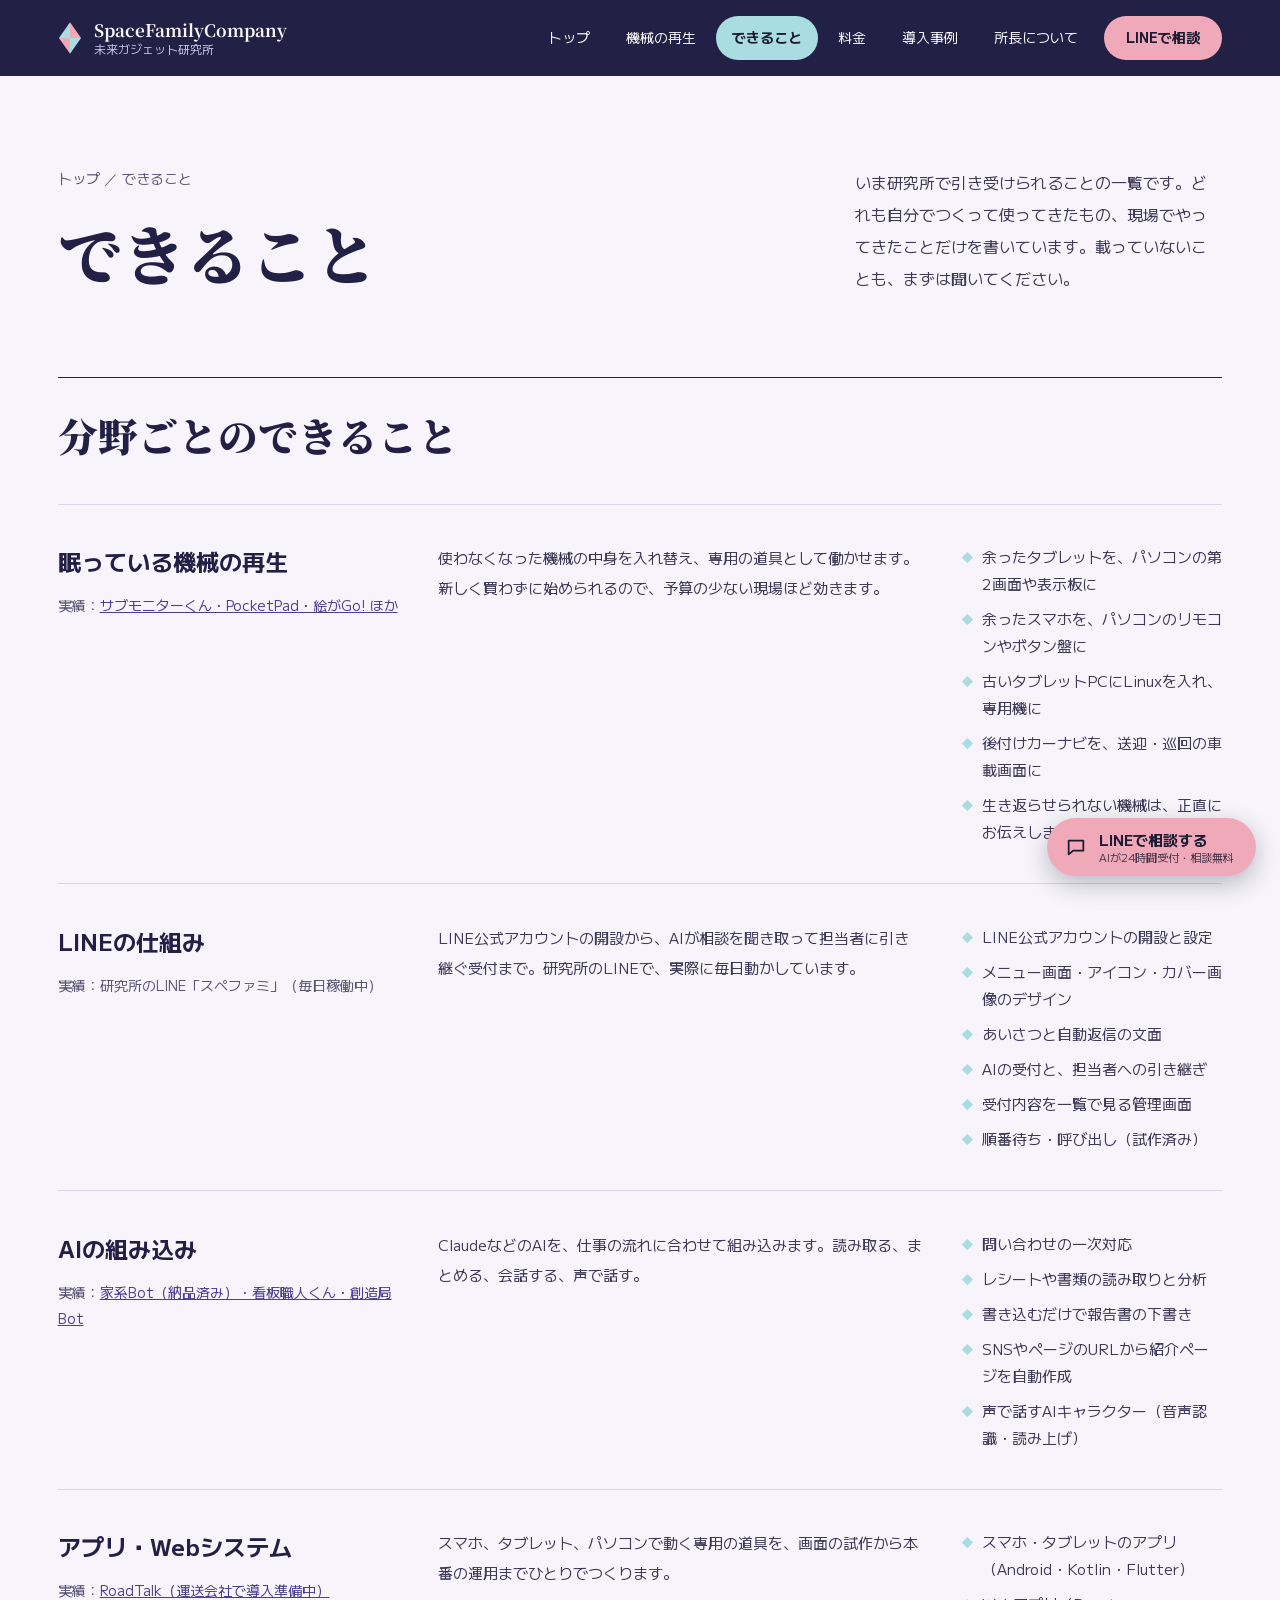
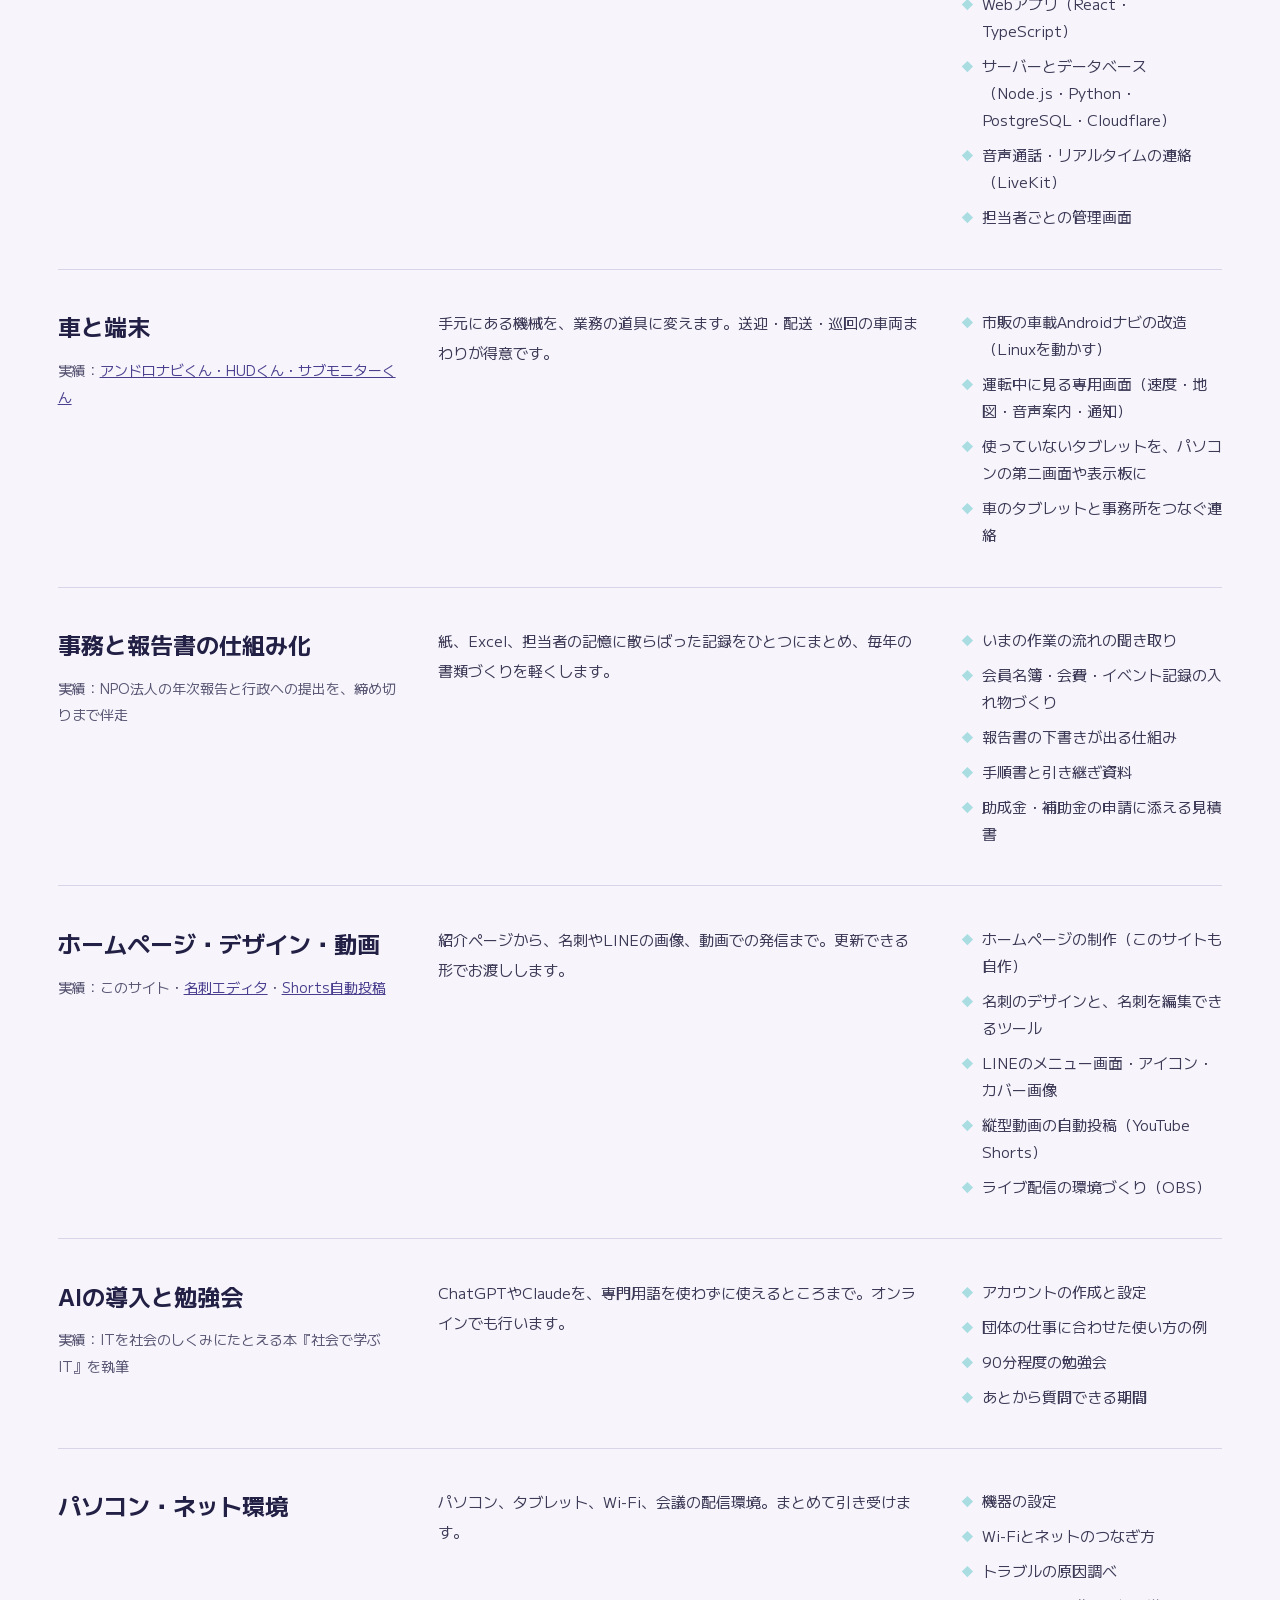
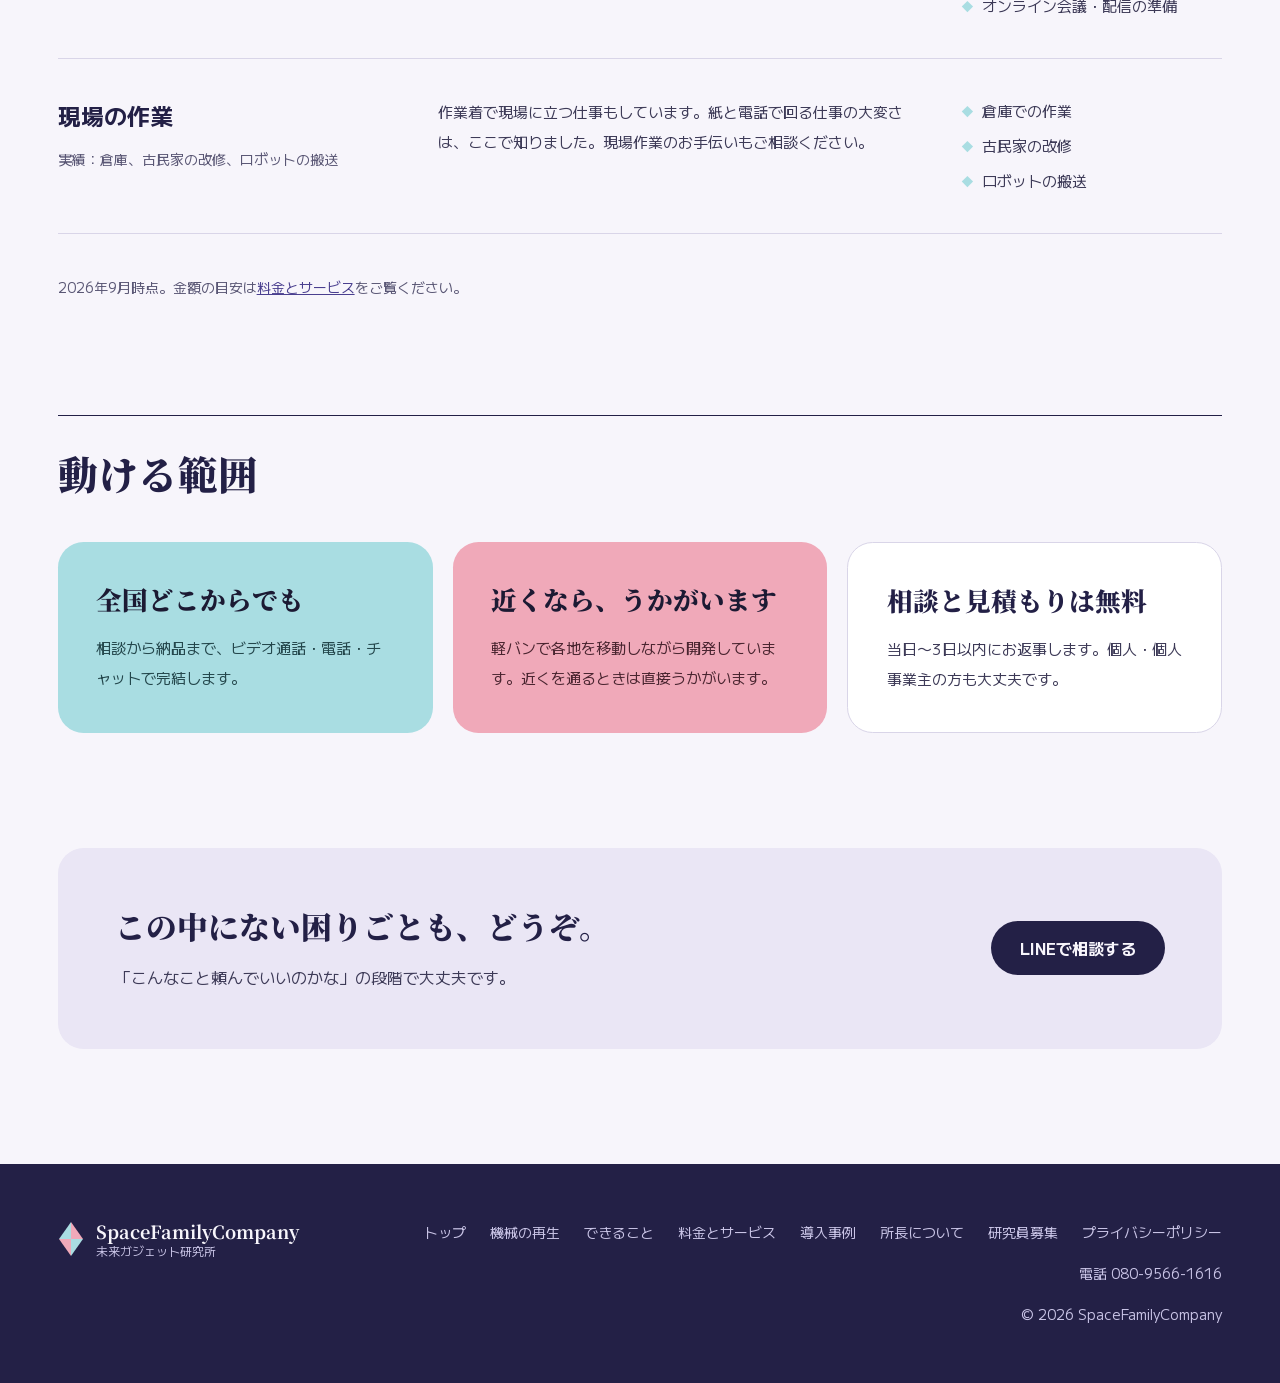
<file: can-do.html>
<!doctype html>
<html lang="ja">
<head>
<meta charset="utf-8">
<meta name="viewport" content="width=device-width, initial-scale=1">
<title>できること｜SpaceFamilyCompany</title>
<meta name="description" content="SpaceFamilyCompanyがいま引き受けられることの一覧。LINEの仕組み、AIの組み込み、アプリ開発、車載端末、事務の仕組み化、ホームページ、勉強会、パソコン・ネット環境、現場の作業。">
<meta property="og:title" content="できること｜SpaceFamilyCompany">
<meta property="og:description" content="SpaceFamilyCompanyがいま引き受けられることの一覧。LINEの仕組み、AIの組み込み、アプリ開発、車載端末、事務の仕組み化、ホームページ、勉強会、パソコン・ネット環境、現場の作業。">
<meta property="og:image" content="https://yousayrock.github.io/SpaceFamilyCompany/assets/logo.jpg">
<link rel="icon" href="data:image/svg+xml,%3Csvg xmlns='http://www.w3.org/2000/svg' viewBox='0 0 26 36'%3E%3Cpolygon points='13,1 1,18 13,18' fill='%23A9DDE2'/%3E%3Cpolygon points='13,1 25,18 13,18' fill='%23F0A9B9'/%3E%3Cpolygon points='1,18 13,35 13,18' fill='%23F0A9B9'/%3E%3Cpolygon points='25,18 13,35 13,18' fill='%23A9DDE2'/%3E%3C/svg%3E">
<link rel="preconnect" href="https://fonts.googleapis.com">
<link href="https://fonts.googleapis.com/css2?family=Noto+Serif+JP:wght@500;700;900&amp;family=M+PLUS+1:wght@400;500;700&amp;display=swap" rel="stylesheet">
<link rel="stylesheet" href="assets/site.css?v=6">
</head>
<body>
<a class="skip" href="#main">本文へ移動</a>
<div class="page">
<header class="site-header"><div class="wrap">
<a class="brand" href="index.html"><svg class="gem" width="24" height="34" viewBox="0 0 26 36" aria-hidden="true"><polygon points="13,1 1,18 13,18" fill="#A9DDE2"/><polygon points="13,1 25,18 13,18" fill="#F0A9B9"/><polygon points="1,18 13,35 13,18" fill="#F0A9B9"/><polygon points="25,18 13,35 13,18" fill="#A9DDE2"/></svg><span><b>SpaceFamilyCompany</b><small>未来ガジェット研究所</small></span></a>
<button class="menu-btn" type="button" aria-expanded="false" aria-controls="nav">メニュー<svg width="16" height="16" viewBox="0 0 16 16" aria-hidden="true" fill="none" stroke="currentColor" stroke-width="1.8" stroke-linecap="round"><line x1="2" y1="4" x2="14" y2="4"/><line x1="2" y1="8" x2="14" y2="8"/><line x1="2" y1="12" x2="14" y2="12"/></svg></button>
<nav id="nav" class="nav" aria-label="メインメニュー">
<a href="index.html">トップ</a><a href="upcycle.html">機械の再生</a><a href="can-do.html" aria-current="page">できること</a><a href="pricing.html">料金</a><a href="case-roadtalk.html">導入事例</a><a href="profile.html">所長について</a><a class="nav-cta" href="https://line.me/R/oaMessage/@699xcssc/?%E7%9B%B8%E8%AB%87%E3%81%97%E3%81%9F%E3%81%84%E3%81%A7%E3%81%99" target="_blank" rel="noopener">LINEで相談</a>
</nav>
</div></header>
<main id="main">

<section class="page-hero">
<div class="wrap grid12 align-end">
<div class="span-7 stack" style="--gap:20px">
<a class="crumb" href="index.html">トップ ／ できること</a>
<h1 class="t-h1 ink-text">できること</h1>
</div>
<p class="from-9 lead">いま研究所で引き受けられることの一覧です。どれも自分でつくって使ってきたもの、現場でやってきたことだけを書いています。載っていないことも、まずは聞いてください。</p>
</div>
</section>

<section class="sec">
<div class="wrap stack" style="--gap:40px">
<div class="sec-head"><h2 class="t-h2">分野ごとのできること</h2></div>
<div class="svc-list">
<article class="svc">
<div class="svc-name"><h3 class="t-h4">眠っている機械の再生</h3><p class="note">実績：<a href="upcycle.html">サブモニターくん・PocketPad・絵がGo! ほか</a></p></div>
<p class="body">使わなくなった機械の中身を入れ替え、専用の道具として働かせます。新しく買わずに始められるので、予算の少ない現場ほど効きます。</p>
<ul class="dots"><li>余ったタブレットを、パソコンの第2画面や表示板に</li><li>余ったスマホを、パソコンのリモコンやボタン盤に</li><li>古いタブレットPCにLinuxを入れ、専用機に</li><li>後付けカーナビを、送迎・巡回の車載画面に</li><li>生き返らせられない機械は、正直にお伝えします</li></ul>
</article>
<article class="svc">
<div class="svc-name"><h3 class="t-h4">LINEの仕組み</h3><p class="note">実績：研究所のLINE「スペファミ」（毎日稼働中）</p></div>
<p class="body">LINE公式アカウントの開設から、AIが相談を聞き取って担当者に引き継ぐ受付まで。研究所のLINEで、実際に毎日動かしています。</p>
<ul class="dots"><li>LINE公式アカウントの開設と設定</li><li>メニュー画面・アイコン・カバー画像のデザイン</li><li>あいさつと自動返信の文面</li><li>AIの受付と、担当者への引き継ぎ</li><li>受付内容を一覧で見る管理画面</li><li>順番待ち・呼び出し（試作済み）</li></ul>
</article>
<article class="svc">
<div class="svc-name"><h3 class="t-h4">AIの組み込み</h3><p class="note">実績：<a href="index.html#works">家系Bot（納品済み）・看板職人くん・創造局Bot</a></p></div>
<p class="body">ClaudeなどのAIを、仕事の流れに合わせて組み込みます。読み取る、まとめる、会話する、声で話す。</p>
<ul class="dots"><li>問い合わせの一次対応</li><li>レシートや書類の読み取りと分析</li><li>書き込むだけで報告書の下書き</li><li>SNSやページのURLから紹介ページを自動作成</li><li>声で話すAIキャラクター（音声認識・読み上げ）</li></ul>
</article>
<article class="svc">
<div class="svc-name"><h3 class="t-h4">アプリ・Webシステム</h3><p class="note">実績：<a href="case-roadtalk.html">RoadTalk（運送会社で導入準備中）</a></p></div>
<p class="body">スマホ、タブレット、パソコンで動く専用の道具を、画面の試作から本番の運用までひとりでつくります。</p>
<ul class="dots"><li>スマホ・タブレットのアプリ（Android・Kotlin・Flutter）</li><li>Webアプリ（React・TypeScript）</li><li>サーバーとデータベース（Node.js・Python・PostgreSQL・Cloudflare）</li><li>音声通話・リアルタイムの連絡（LiveKit）</li><li>担当者ごとの管理画面</li></ul>
</article>
<article class="svc">
<div class="svc-name"><h3 class="t-h4">車と端末</h3><p class="note">実績：<a href="index.html#works">アンドロナビくん・HUDくん・サブモニターくん</a></p></div>
<p class="body">手元にある機械を、業務の道具に変えます。送迎・配送・巡回の車両まわりが得意です。</p>
<ul class="dots"><li>市販の車載Androidナビの改造（Linuxを動かす）</li><li>運転中に見る専用画面（速度・地図・音声案内・通知）</li><li>使っていないタブレットを、パソコンの第二画面や表示板に</li><li>車のタブレットと事務所をつなぐ連絡</li></ul>
</article>
<article class="svc">
<div class="svc-name"><h3 class="t-h4">事務と報告書の仕組み化</h3><p class="note">実績：NPO法人の年次報告と行政への提出を、締め切りまで伴走</p></div>
<p class="body">紙、Excel、担当者の記憶に散らばった記録をひとつにまとめ、毎年の書類づくりを軽くします。</p>
<ul class="dots"><li>いまの作業の流れの聞き取り</li><li>会員名簿・会費・イベント記録の入れ物づくり</li><li>報告書の下書きが出る仕組み</li><li>手順書と引き継ぎ資料</li><li>助成金・補助金の申請に添える見積書</li></ul>
</article>
<article class="svc">
<div class="svc-name"><h3 class="t-h4">ホームページ・デザイン・動画</h3><p class="note">実績：このサイト・<a href="businesscard/">名刺エディタ</a>・<a href="index.html#works">Shorts自動投稿</a></p></div>
<p class="body">紹介ページから、名刺やLINEの画像、動画での発信まで。更新できる形でお渡しします。</p>
<ul class="dots"><li>ホームページの制作（このサイトも自作）</li><li>名刺のデザインと、名刺を編集できるツール</li><li>LINEのメニュー画面・アイコン・カバー画像</li><li>縦型動画の自動投稿（YouTube Shorts）</li><li>ライブ配信の環境づくり（OBS）</li></ul>
</article>
<article class="svc">
<div class="svc-name"><h3 class="t-h4">AIの導入と勉強会</h3><p class="note">実績：ITを社会のしくみにたとえる本『社会で学ぶIT』を執筆</p></div>
<p class="body">ChatGPTやClaudeを、専門用語を使わずに使えるところまで。オンラインでも行います。</p>
<ul class="dots"><li>アカウントの作成と設定</li><li>団体の仕事に合わせた使い方の例</li><li>90分程度の勉強会</li><li>あとから質問できる期間</li></ul>
</article>
<article class="svc">
<div class="svc-name"><h3 class="t-h4">パソコン・ネット環境</h3><p class="note"></p></div>
<p class="body">パソコン、タブレット、Wi-Fi、会議の配信環境。まとめて引き受けます。</p>
<ul class="dots"><li>機器の設定</li><li>Wi-Fiとネットのつなぎ方</li><li>トラブルの原因調べ</li><li>オンライン会議・配信の準備</li></ul>
</article>
<article class="svc">
<div class="svc-name"><h3 class="t-h4">現場の作業</h3><p class="note">実績：倉庫、古民家の改修、ロボットの搬送</p></div>
<p class="body">作業着で現場に立つ仕事もしています。紙と電話で回る仕事の大変さは、ここで知りました。現場作業のお手伝いもご相談ください。</p>
<ul class="dots"><li>倉庫での作業</li><li>古民家の改修</li><li>ロボットの搬送</li></ul>
</article>
</div>
<p class="note">2026年9月時点。金額の目安は<a href="pricing.html">料金とサービス</a>をご覧ください。</p>
</div>
</section>

<section class="sec">
<div class="wrap stack" style="--gap:40px">
<div class="sec-head"><h2 class="t-h2">動ける範囲</h2></div>
<div class="cards cards--3">
<article class="card card--cyan"><h3 class="t-h3">全国どこからでも</h3><p class="body">相談から納品まで、ビデオ通話・電話・チャットで完結します。</p></article>
<article class="card card--pink"><h3 class="t-h3">近くなら、うかがいます</h3><p class="body">軽バンで各地を移動しながら開発しています。近くを通るときは直接うかがいます。</p></article>
<article class="card card--white"><h3 class="t-h3">相談と見積もりは無料</h3><p class="body">当日〜3日以内にお返事します。個人・個人事業主の方も大丈夫です。</p></article>
</div>
</div>
</section>

<section class="sec">
<div class="wrap">
<div class="cta-band sec--lilac">
<div class="stack" style="--gap:12px"><h2 class="t-h2">この中にない困りごとも、どうぞ。</h2><p class="body">「こんなこと頼んでいいのかな」の段階で大丈夫です。</p></div>
<a class="btn btn--ink" href="https://line.me/R/oaMessage/@699xcssc/?%E7%9B%B8%E8%AB%87%E3%81%97%E3%81%9F%E3%81%84%E3%81%A7%E3%81%99" target="_blank" rel="noopener">LINEで相談する</a>
</div>
</div>
</section>

</main>
<footer class="site-footer"><div class="wrap">
<a class="brand" href="index.html"><svg class="gem" width="26" height="36" viewBox="0 0 26 36" aria-hidden="true"><polygon points="13,1 1,18 13,18" fill="#A9DDE2"/><polygon points="13,1 25,18 13,18" fill="#F0A9B9"/><polygon points="1,18 13,35 13,18" fill="#F0A9B9"/><polygon points="25,18 13,35 13,18" fill="#A9DDE2"/></svg><span><b>SpaceFamilyCompany</b><small>未来ガジェット研究所</small></span></a>
<div class="foot-side">
<nav class="foot-nav" aria-label="フッターメニュー"><a href="index.html">トップ</a><a href="upcycle.html">機械の再生</a><a href="can-do.html">できること</a><a href="pricing.html">料金とサービス</a><a href="case-roadtalk.html">導入事例</a><a href="profile.html">所長について</a><a href="recruit.html">研究員募集</a><a href="privacy.html">プライバシーポリシー</a></nav>
<a class="foot-tel" href="tel:08095661616">電話 080-9566-1616</a>
<span>© 2026 SpaceFamilyCompany</span>
</div>
</div></footer>
</div>
<script src="assets/site.js?v=2"></script>
</body>
</html>
</file>
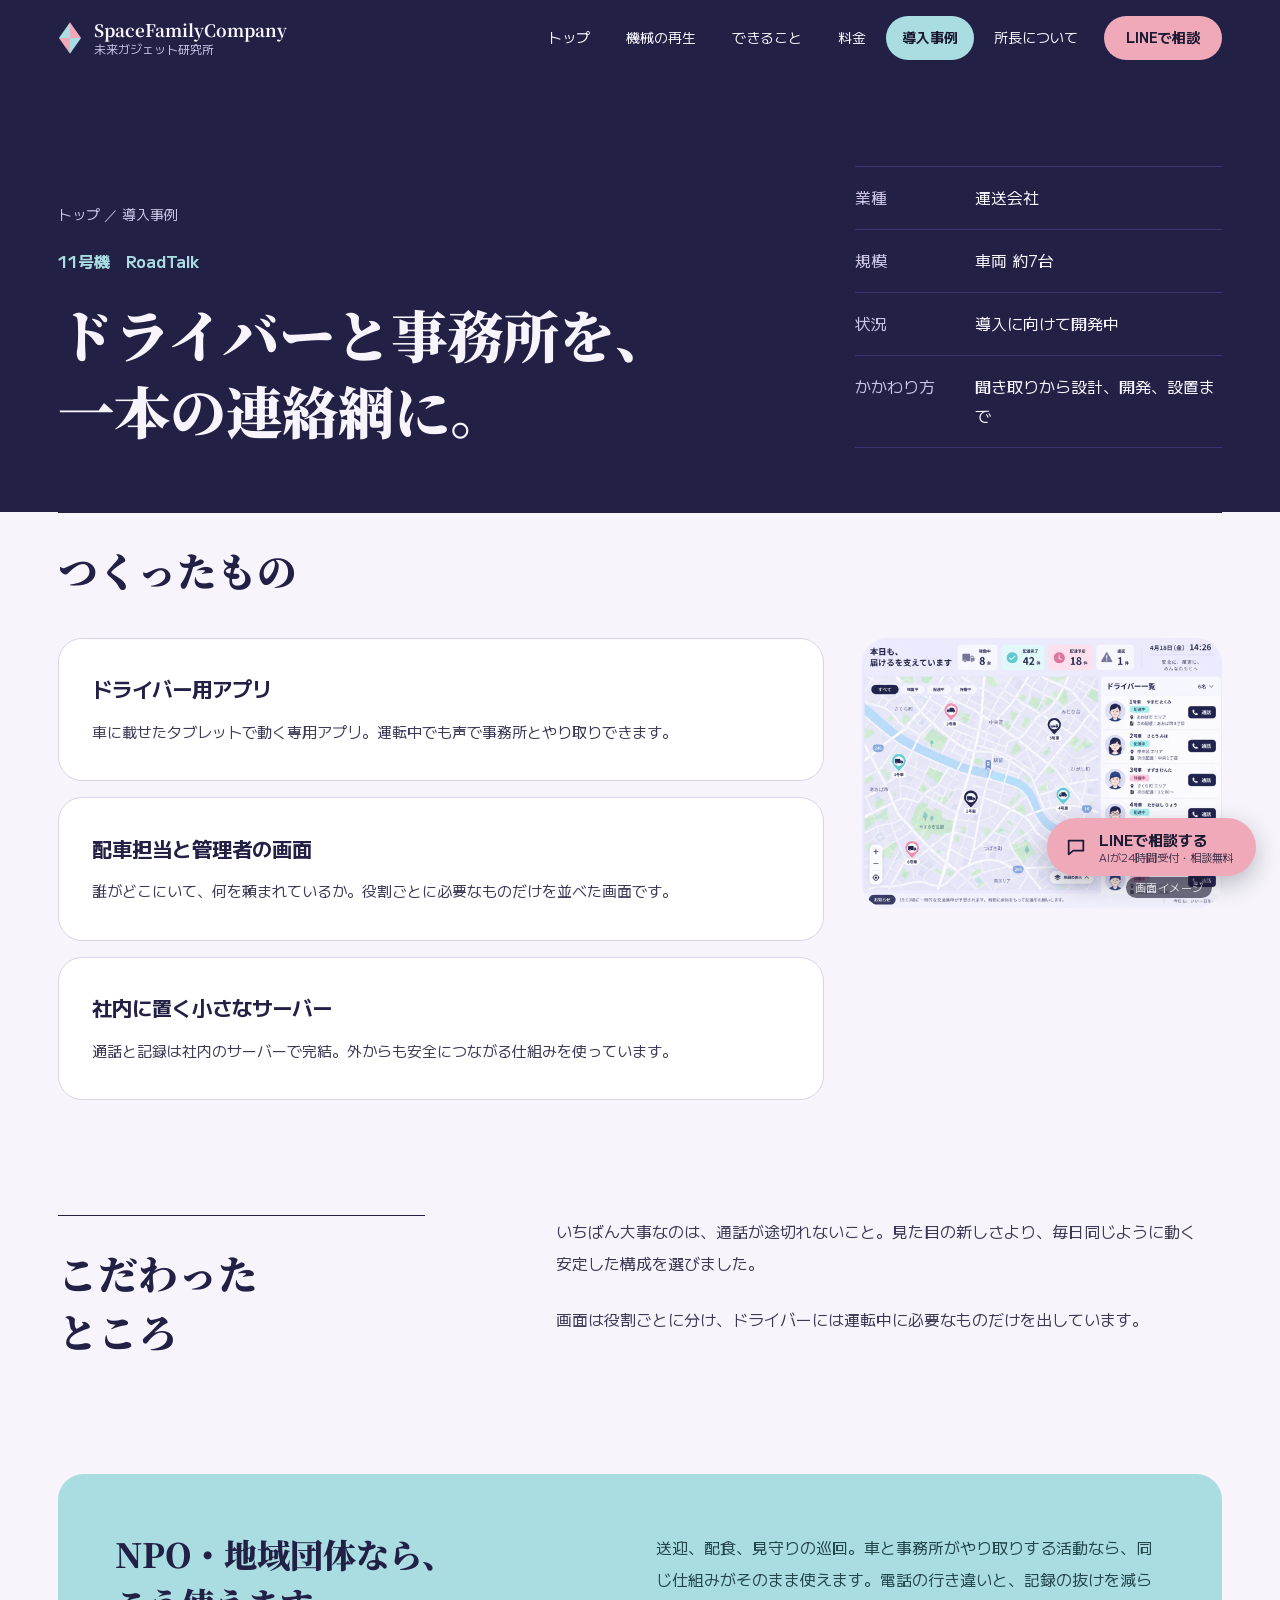
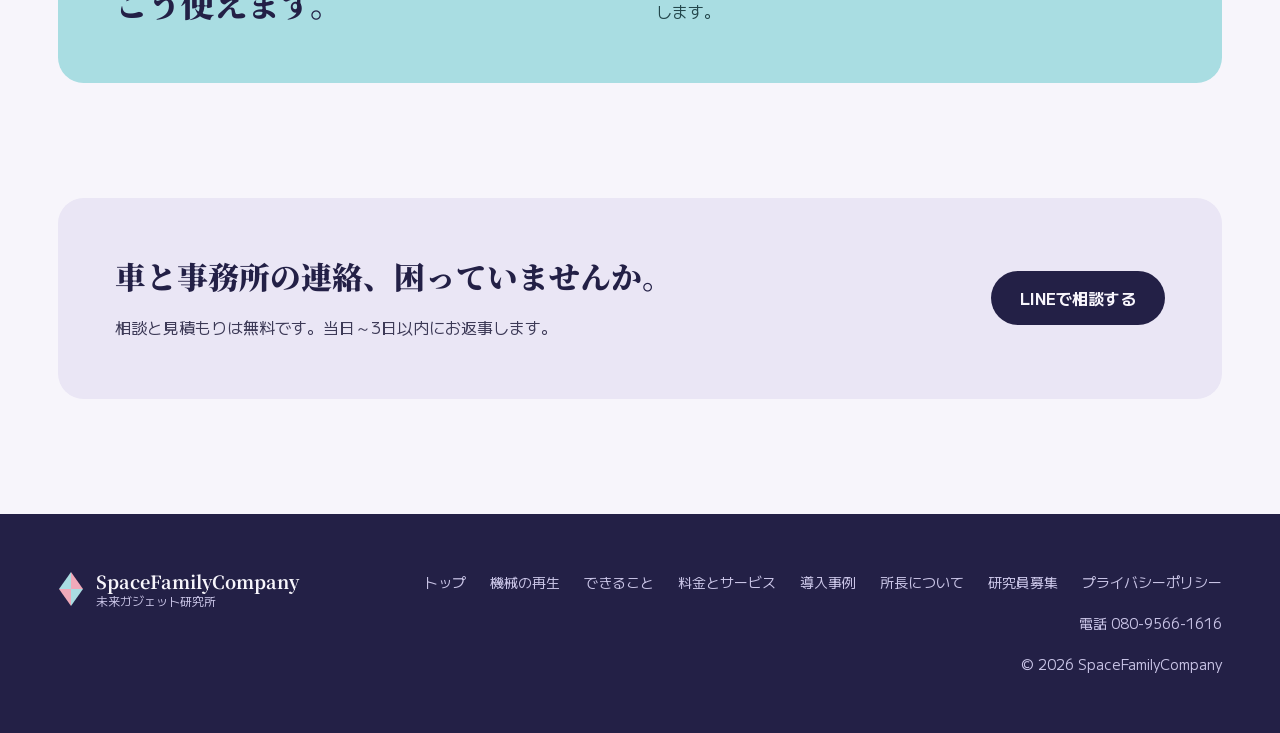
<file: case-roadtalk.html>
<!doctype html>
<html lang="ja">
<head>
<meta charset="utf-8">
<meta name="viewport" content="width=device-width, initial-scale=1">
<title>導入事例：RoadTalk｜SpaceFamilyCompany</title>
<meta name="description" content="導入事例：運送会社のドライバーと事務所をつなぐ連絡システム RoadTalk。">
<meta property="og:title" content="導入事例：RoadTalk｜SpaceFamilyCompany">
<meta property="og:description" content="導入事例：運送会社のドライバーと事務所をつなぐ連絡システム RoadTalk。">
<meta property="og:image" content="https://yousayrock.github.io/SpaceFamilyCompany/assets/logo.jpg">
<link rel="icon" href="data:image/svg+xml,%3Csvg xmlns='http://www.w3.org/2000/svg' viewBox='0 0 26 36'%3E%3Cpolygon points='13,1 1,18 13,18' fill='%23A9DDE2'/%3E%3Cpolygon points='13,1 25,18 13,18' fill='%23F0A9B9'/%3E%3Cpolygon points='1,18 13,35 13,18' fill='%23F0A9B9'/%3E%3Cpolygon points='25,18 13,35 13,18' fill='%23A9DDE2'/%3E%3C/svg%3E">
<link rel="preconnect" href="https://fonts.googleapis.com">
<link href="https://fonts.googleapis.com/css2?family=Noto+Serif+JP:wght@500;700;900&amp;family=M+PLUS+1:wght@400;500;700&amp;display=swap" rel="stylesheet">
<link rel="stylesheet" href="assets/site.css?v=6">
</head>
<body>
<a class="skip" href="#main">本文へ移動</a>
<div class="page">
<header class="site-header"><div class="wrap">
<a class="brand" href="index.html"><svg class="gem" width="24" height="34" viewBox="0 0 26 36" aria-hidden="true"><polygon points="13,1 1,18 13,18" fill="#A9DDE2"/><polygon points="13,1 25,18 13,18" fill="#F0A9B9"/><polygon points="1,18 13,35 13,18" fill="#F0A9B9"/><polygon points="25,18 13,35 13,18" fill="#A9DDE2"/></svg><span><b>SpaceFamilyCompany</b><small>未来ガジェット研究所</small></span></a>
<button class="menu-btn" type="button" aria-expanded="false" aria-controls="nav">メニュー<svg width="16" height="16" viewBox="0 0 16 16" aria-hidden="true" fill="none" stroke="currentColor" stroke-width="1.8" stroke-linecap="round"><line x1="2" y1="4" x2="14" y2="4"/><line x1="2" y1="8" x2="14" y2="8"/><line x1="2" y1="12" x2="14" y2="12"/></svg></button>
<nav id="nav" class="nav" aria-label="メインメニュー">
<a href="index.html">トップ</a><a href="upcycle.html">機械の再生</a><a href="can-do.html">できること</a><a href="pricing.html">料金</a><a href="case-roadtalk.html" aria-current="page">導入事例</a><a href="profile.html">所長について</a><a class="nav-cta" href="https://line.me/R/oaMessage/@699xcssc/?%E7%9B%B8%E8%AB%87%E3%81%97%E3%81%9F%E3%81%84%E3%81%A7%E3%81%99" target="_blank" rel="noopener">LINEで相談</a>
</nav>
</div></header>
<main id="main">

<section class="sec--ink case-hero">
<div class="wrap grid12 align-end">
<div class="span-7 stack" style="--gap:20px">
<a class="crumb" href="index.html">トップ ／ 導入事例</a>
<span class="case-no">11号機　RoadTalk</span>
<h1 class="t-h1">ドライバーと事務所を、<br>一本の連絡網に。</h1>
</div>
<div class="from-9">
<dl class="facts"><dt>業種</dt><dd>運送会社</dd><dt>規模</dt><dd>車両 約7台</dd><dt>状況</dt><dd>導入に向けて開発中</dd><dt>かかわり方</dt><dd>聞き取りから設計、開発、設置まで</dd></dl>
</div>
</div>
</section>

<!-- TODO: お客様に確認してから公開
<section class="sec—pad">
<div class="wrap grid12">
<div class="span-4 sec-head"><h2 class="t-h2">導入前の<br>困りごと</h2></div>
<div class="from-6 stack" style="—gap:20px">
<p class="lead lead—lg"><span class="todo">[お客様から聞いた困りごとを、具体的に書く。例：配車の連絡が電話と無線に分かれていて、誰に何を伝えたかが残らない。朝の連絡だけで事務所の手が塞がる。]</span></p>
<p class="note">※社名は伏せて掲載しています。</p>
</div>
</div>
</section>
-->

<section class="sec">
<div class="wrap stack" style="--gap:40px">
<div class="sec-head"><h2 class="t-h2">つくったもの</h2></div>
<div class="made">
<div class="stack" style="--gap:16px">
<article class="card card--white"><h3 class="t-h4">ドライバー用アプリ</h3><p class="body">車に載せたタブレットで動く専用アプリ。運転中でも声で事務所とやり取りできます。</p></article>
<article class="card card--white"><h3 class="t-h4">配車担当と管理者の画面</h3><p class="body">誰がどこにいて、何を頼まれているか。役割ごとに必要なものだけを並べた画面です。</p></article>
<article class="card card--white"><h3 class="t-h4">社内に置く小さなサーバー</h3><p class="body">通話と記録は社内のサーバーで完結。外からも安全につながる仕組みを使っています。</p></article>
</div>
<div class="photo has-img case-shot"><img src="assets/img/case-roadtalk.jpg" width="1200" height="900" alt="配車担当者向けの画面イメージ。地図に車の位置、右にドライバー一覧と通話ボタン" loading="lazy"><span class="tag-note">画面イメージ</span></div>
</div>
</div>
</section>

<section class="sec">
<div class="wrap grid12">
<div class="span-4 sec-head"><h2 class="t-h2">こだわった<br>ところ</h2></div>
<div class="from-6 stack">
<p class="lead lead--md">いちばん大事なのは、通話が途切れないこと。見た目の新しさより、毎日同じように動く安定した構成を選びました。</p>
<p class="lead lead--md">画面は役割ごとに分け、ドライバーには運転中に必要なものだけを出しています。</p>
</div>
</div>
</section>

<!-- TODO: お客様に確認してから公開
<section class="sec">
<div class="wrap grid12">
<div class="span-4 sec-head"><h2 class="t-h2">変わったこと</h2></div>
<p class="from-6 lead lead—lg"><span class="todo">[導入後に記入。例：朝の連絡にかかる時間、行き違いの回数、お客様の声]</span></p>
</div>
</section>
-->

<section class="sec">
<div class="wrap">
<div class="cta-band band-cyan">
<div class="grid12 align-center">
<h2 class="span-5 t-h2">NPO・地域団体なら、<br>こう使えます。</h2>
<p class="from-7 lead lead--md">送迎、配食、見守りの巡回。車と事務所がやり取りする活動なら、同じ仕組みがそのまま使えます。電話の行き違いと、記録の抜けを減らします。</p>
</div>
</div>
</div>
</section>

<section class="sec">
<div class="wrap">
<div class="cta-band sec--lilac">
<div class="stack" style="--gap:12px"><h2 class="t-h2">車と事務所の連絡、困っていませんか。</h2><p class="body">相談と見積もりは無料です。当日～3日以内にお返事します。</p></div>
<a class="btn btn--ink" href="https://line.me/R/oaMessage/@699xcssc/?%E7%9B%B8%E8%AB%87%E3%81%97%E3%81%9F%E3%81%84%E3%81%A7%E3%81%99" target="_blank" rel="noopener">LINEで相談する</a>
</div>
</div>
</section>

</main>
<footer class="site-footer"><div class="wrap">
<a class="brand" href="index.html"><svg class="gem" width="26" height="36" viewBox="0 0 26 36" aria-hidden="true"><polygon points="13,1 1,18 13,18" fill="#A9DDE2"/><polygon points="13,1 25,18 13,18" fill="#F0A9B9"/><polygon points="1,18 13,35 13,18" fill="#F0A9B9"/><polygon points="25,18 13,35 13,18" fill="#A9DDE2"/></svg><span><b>SpaceFamilyCompany</b><small>未来ガジェット研究所</small></span></a>
<div class="foot-side">
<nav class="foot-nav" aria-label="フッターメニュー"><a href="index.html">トップ</a><a href="upcycle.html">機械の再生</a><a href="can-do.html">できること</a><a href="pricing.html">料金とサービス</a><a href="case-roadtalk.html">導入事例</a><a href="profile.html">所長について</a><a href="recruit.html">研究員募集</a><a href="privacy.html">プライバシーポリシー</a></nav>
<a class="foot-tel" href="tel:08095661616">電話 080-9566-1616</a>
<span>© 2026 SpaceFamilyCompany</span>
</div>
</div></footer>
</div>
<script src="assets/site.js?v=2"></script>
</body>
</html>
</file>
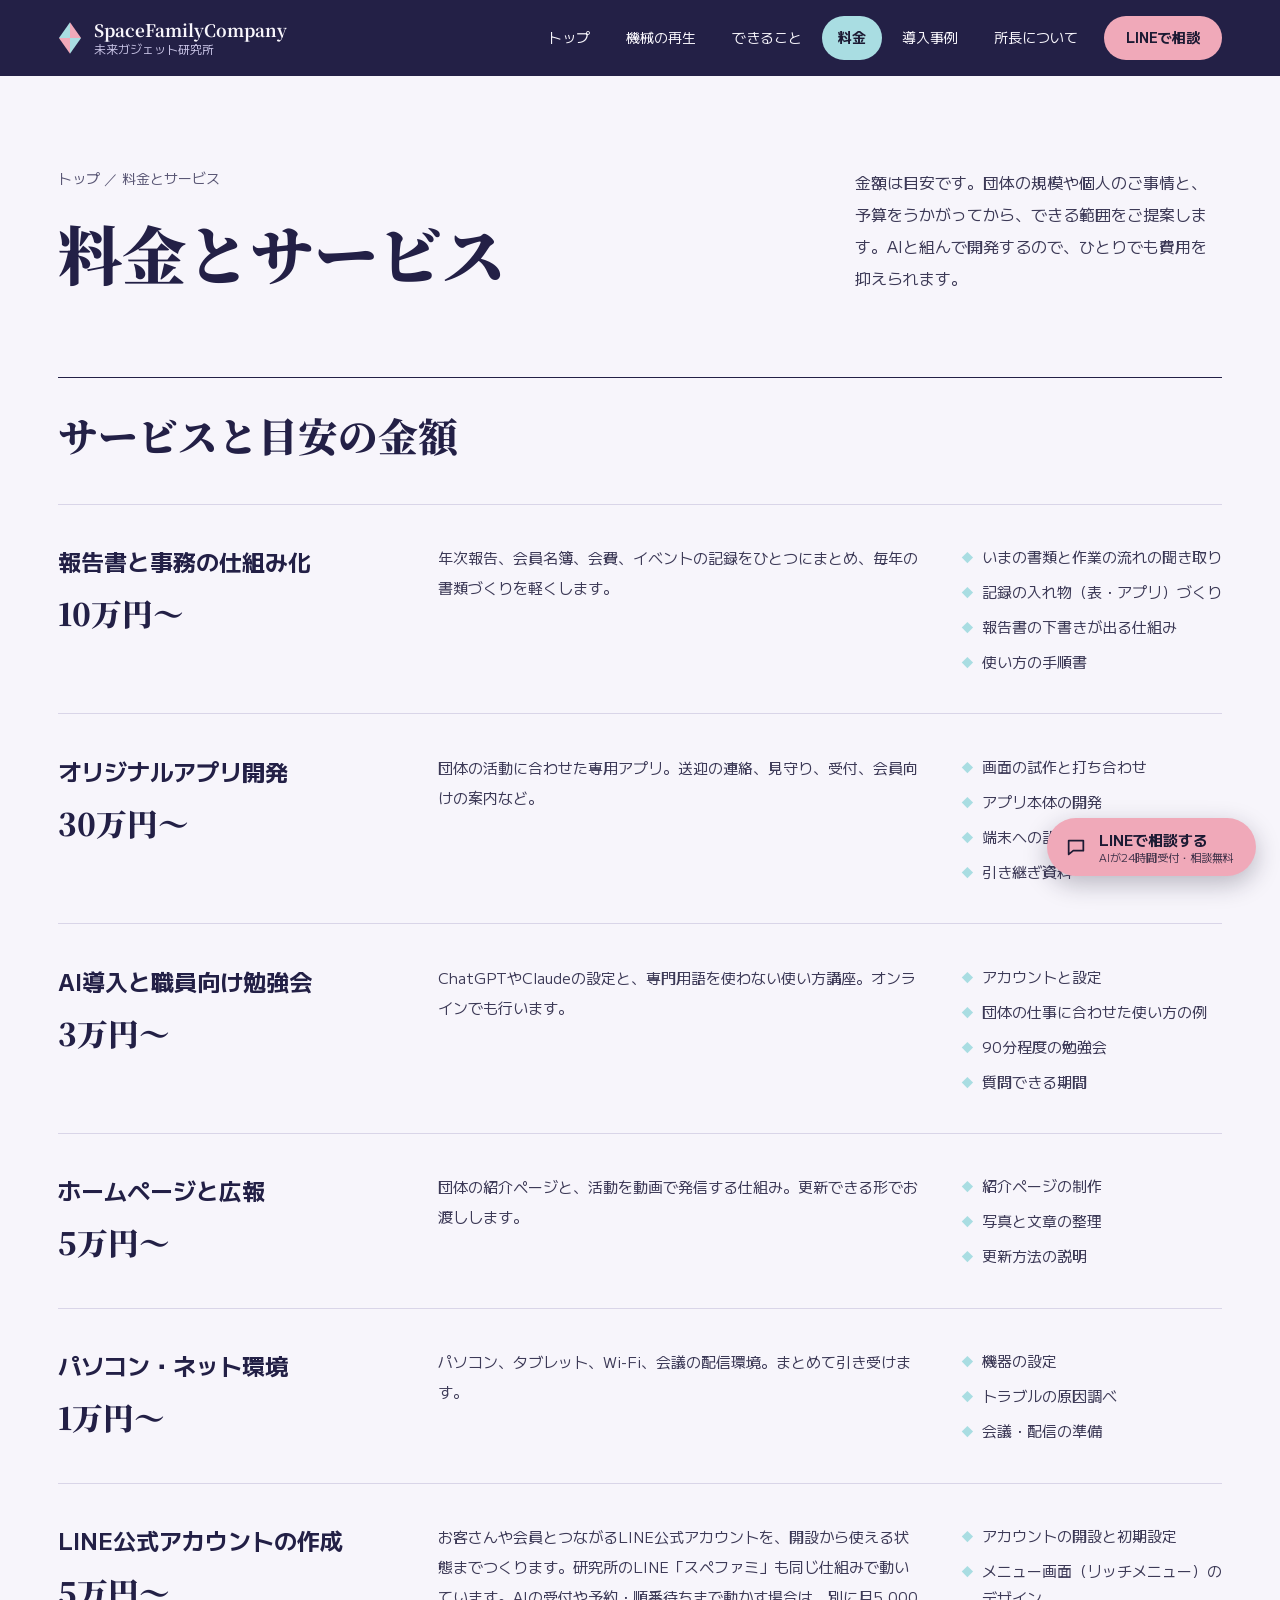
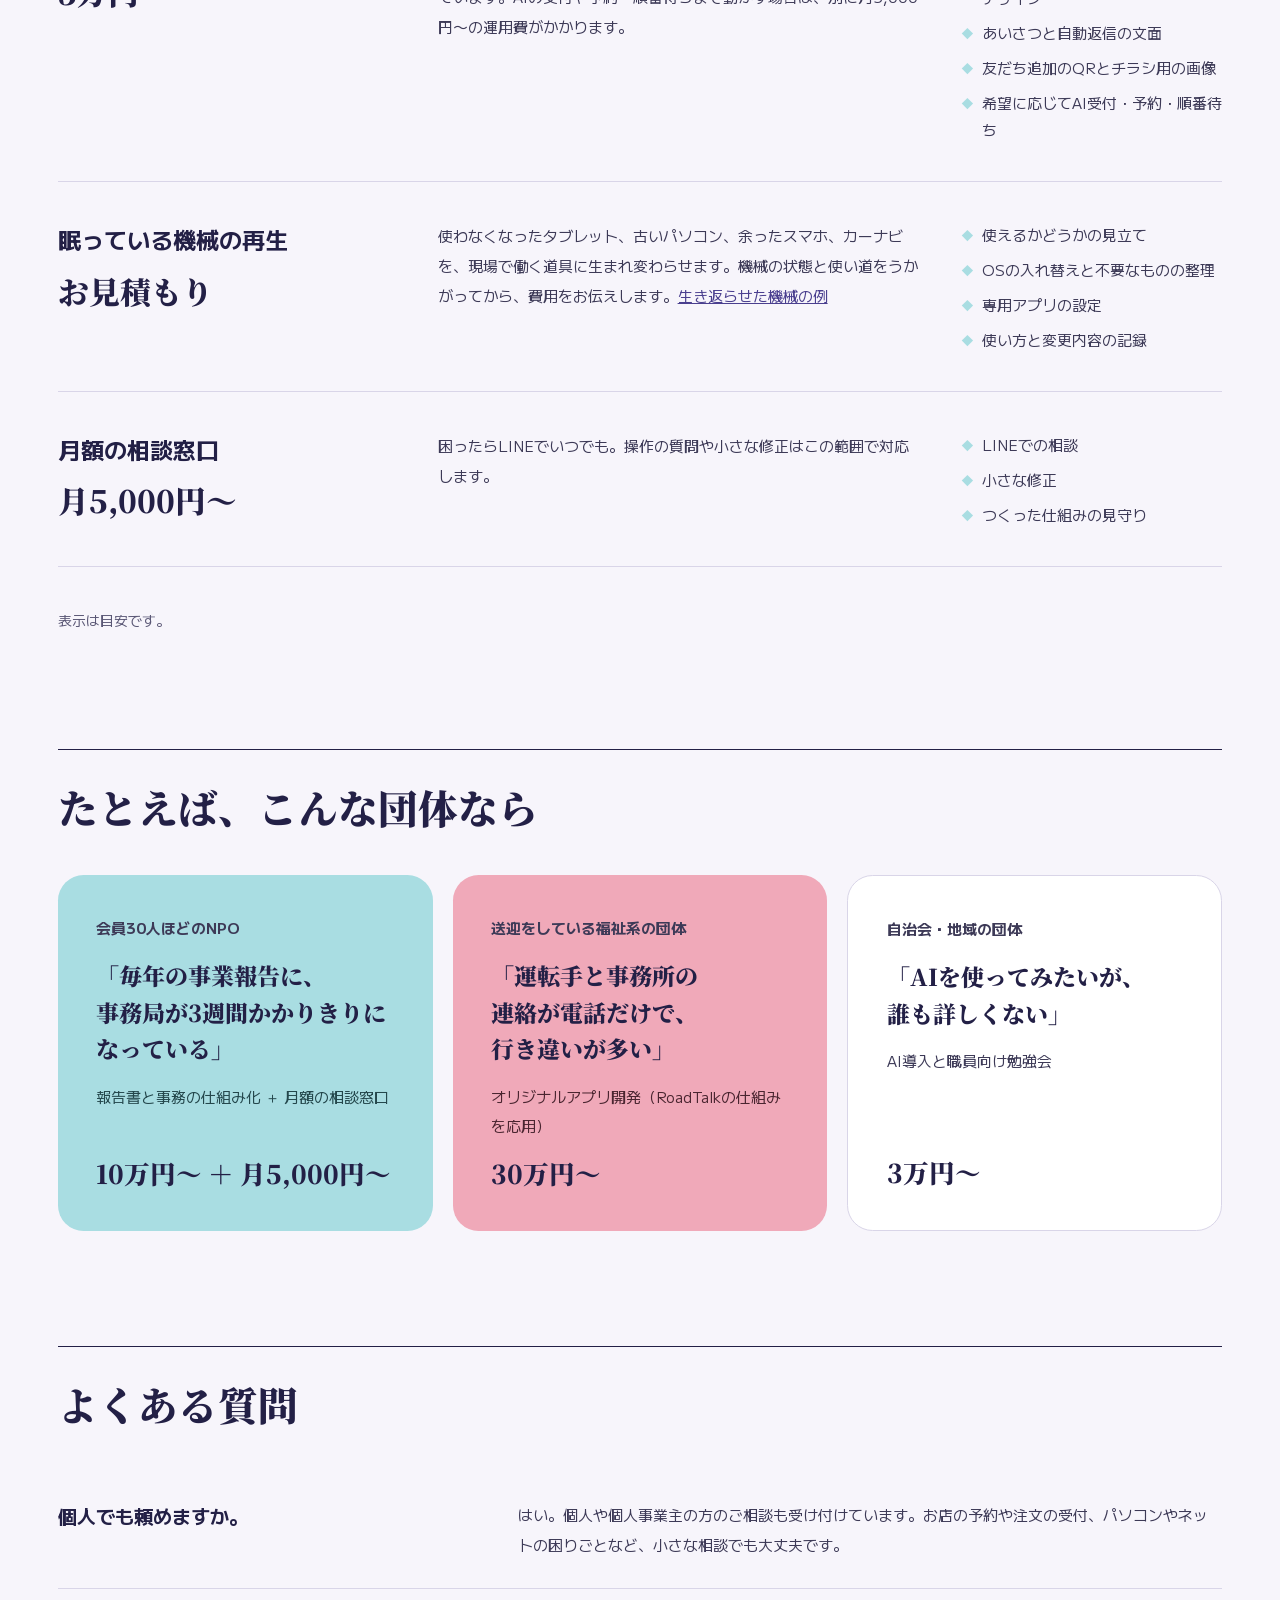
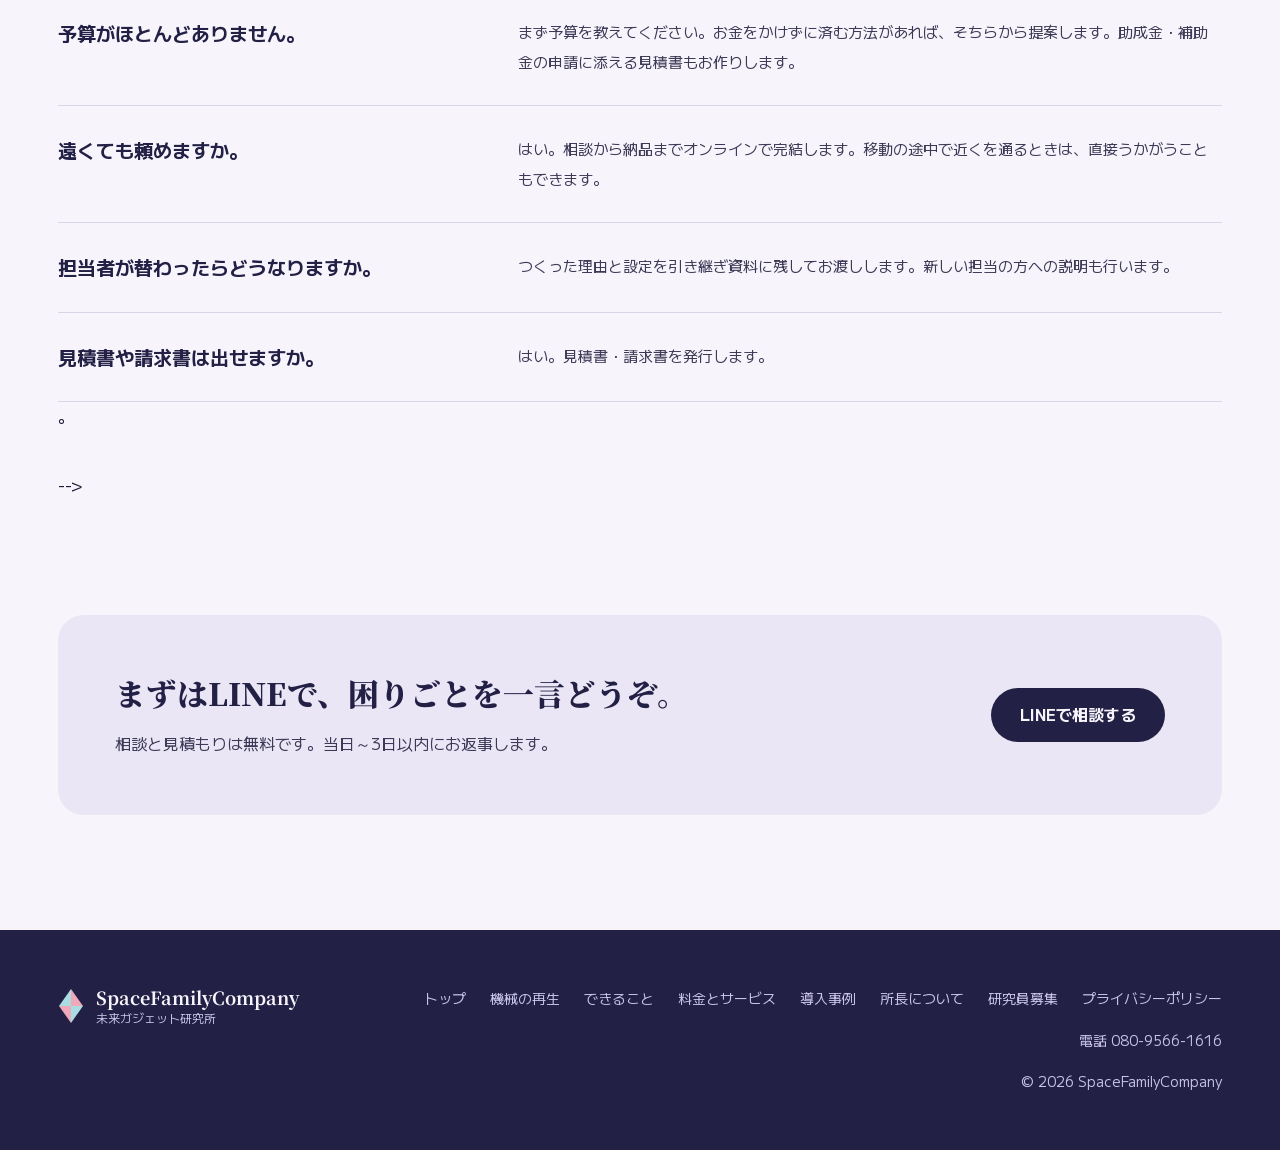
<file: pricing.html>
<!doctype html>
<html lang="ja">
<head>
<meta charset="utf-8">
<meta name="viewport" content="width=device-width, initial-scale=1">
<title>料金とサービス｜SpaceFamilyCompany</title>
<meta name="description" content="SpaceFamilyCompanyのサービスと料金の目安。">
<meta property="og:title" content="料金とサービス｜SpaceFamilyCompany">
<meta property="og:description" content="SpaceFamilyCompanyのサービスと料金の目安。">
<meta property="og:image" content="https://yousayrock.github.io/SpaceFamilyCompany/assets/logo.jpg">
<link rel="icon" href="data:image/svg+xml,%3Csvg xmlns='http://www.w3.org/2000/svg' viewBox='0 0 26 36'%3E%3Cpolygon points='13,1 1,18 13,18' fill='%23A9DDE2'/%3E%3Cpolygon points='13,1 25,18 13,18' fill='%23F0A9B9'/%3E%3Cpolygon points='1,18 13,35 13,18' fill='%23F0A9B9'/%3E%3Cpolygon points='25,18 13,35 13,18' fill='%23A9DDE2'/%3E%3C/svg%3E">
<link rel="preconnect" href="https://fonts.googleapis.com">
<link href="https://fonts.googleapis.com/css2?family=Noto+Serif+JP:wght@500;700;900&amp;family=M+PLUS+1:wght@400;500;700&amp;display=swap" rel="stylesheet">
<link rel="stylesheet" href="assets/site.css?v=6">
</head>
<body>
<a class="skip" href="#main">本文へ移動</a>
<div class="page">
<header class="site-header"><div class="wrap">
<a class="brand" href="index.html"><svg class="gem" width="24" height="34" viewBox="0 0 26 36" aria-hidden="true"><polygon points="13,1 1,18 13,18" fill="#A9DDE2"/><polygon points="13,1 25,18 13,18" fill="#F0A9B9"/><polygon points="1,18 13,35 13,18" fill="#F0A9B9"/><polygon points="25,18 13,35 13,18" fill="#A9DDE2"/></svg><span><b>SpaceFamilyCompany</b><small>未来ガジェット研究所</small></span></a>
<button class="menu-btn" type="button" aria-expanded="false" aria-controls="nav">メニュー<svg width="16" height="16" viewBox="0 0 16 16" aria-hidden="true" fill="none" stroke="currentColor" stroke-width="1.8" stroke-linecap="round"><line x1="2" y1="4" x2="14" y2="4"/><line x1="2" y1="8" x2="14" y2="8"/><line x1="2" y1="12" x2="14" y2="12"/></svg></button>
<nav id="nav" class="nav" aria-label="メインメニュー">
<a href="index.html">トップ</a><a href="upcycle.html">機械の再生</a><a href="can-do.html">できること</a><a href="pricing.html" aria-current="page">料金</a><a href="case-roadtalk.html">導入事例</a><a href="profile.html">所長について</a><a class="nav-cta" href="https://line.me/R/oaMessage/@699xcssc/?%E7%9B%B8%E8%AB%87%E3%81%97%E3%81%9F%E3%81%84%E3%81%A7%E3%81%99" target="_blank" rel="noopener">LINEで相談</a>
</nav>
</div></header>
<main id="main">

<section class="page-hero">
<div class="wrap grid12 align-end">
<div class="span-7 stack" style="--gap:20px">
<a class="crumb" href="index.html">トップ ／ 料金とサービス</a>
<h1 class="t-h1 ink-text">料金とサービス</h1>
</div>
<p class="from-9 lead">金額は目安です。団体の規模や個人のご事情と、予算をうかがってから、できる範囲をご提案します。AIと組んで開発するので、ひとりでも費用を抑えられます。</p>
</div>
</section>

<section class="sec">
<div class="wrap stack" style="--gap:40px">
<div class="sec-head"><h2 class="t-h2">サービスと目安の金額</h2></div>
<div class="svc-list">
<article class="svc">
<div class="svc-name"><h3 class="t-h4">報告書と事務の仕組み化</h3><span class="price">10万円〜</span><!-- TODO: [目安：1〜2か月] --></div>
<p class="body">年次報告、会員名簿、会費、イベントの記録をひとつにまとめ、毎年の書類づくりを軽くします。</p>
<ul class="dots"><li>いまの書類と作業の流れの聞き取り</li><li>記録の入れ物（表・アプリ）づくり</li><li>報告書の下書きが出る仕組み</li><li>使い方の手順書</li></ul>
</article>
<article class="svc">
<div class="svc-name"><h3 class="t-h4">オリジナルアプリ開発</h3><span class="price">30万円〜</span><!-- TODO: [目安：2〜4か月] --></div>
<p class="body">団体の活動に合わせた専用アプリ。送迎の連絡、見守り、受付、会員向けの案内など。</p>
<ul class="dots"><li>画面の試作と打ち合わせ</li><li>アプリ本体の開発</li><li>端末への設定</li><li>引き継ぎ資料</li></ul>
</article>
<article class="svc">
<div class="svc-name"><h3 class="t-h4">AI導入と職員向け勉強会</h3><span class="price">3万円〜</span><!-- TODO: [目安：1〜2週間] --></div>
<p class="body">ChatGPTやClaudeの設定と、専門用語を使わない使い方講座。オンラインでも行います。</p>
<ul class="dots"><li>アカウントと設定</li><li>団体の仕事に合わせた使い方の例</li><li>90分程度の勉強会</li><li>質問できる期間</li></ul>
</article>
<article class="svc">
<div class="svc-name"><h3 class="t-h4">ホームページと広報</h3><span class="price">5万円〜</span><!-- TODO: [目安：2〜4週間] --></div>
<p class="body">団体の紹介ページと、活動を動画で発信する仕組み。更新できる形でお渡しします。</p>
<ul class="dots"><li>紹介ページの制作</li><li>写真と文章の整理</li><li>更新方法の説明</li></ul>
</article>
<article class="svc">
<div class="svc-name"><h3 class="t-h4">パソコン・ネット環境</h3><span class="price">1万円〜</span><!-- TODO: [目安：1日〜] --></div>
<p class="body">パソコン、タブレット、Wi-Fi、会議の配信環境。まとめて引き受けます。</p>
<ul class="dots"><li>機器の設定</li><li>トラブルの原因調べ</li><li>会議・配信の準備</li></ul>
</article>
<article class="svc">
<div class="svc-name"><h3 class="t-h4">LINE公式アカウントの作成</h3><span class="price">5万円〜</span><!-- TODO: [目安：要確認] --></div>
<p class="body">お客さんや会員とつながるLINE公式アカウントを、開設から使える状態までつくります。研究所のLINE「スペファミ」も同じ仕組みで動いています。AIの受付や予約・順番待ちまで動かす場合は、別に月5,000円〜の運用費がかかります。</p>
<ul class="dots"><li>アカウントの開設と初期設定</li><li>メニュー画面（リッチメニュー）のデザイン</li><li>あいさつと自動返信の文面</li><li>友だち追加のQRとチラシ用の画像</li><li>希望に応じてAI受付・予約・順番待ち</li></ul>
</article>
<article class="svc">
<div class="svc-name"><h3 class="t-h4">眠っている機械の再生</h3><span class="price">お見積もり</span></div>
<p class="body">使わなくなったタブレット、古いパソコン、余ったスマホ、カーナビを、現場で働く道具に生まれ変わらせます。機械の状態と使い道をうかがってから、費用をお伝えします。<a href="upcycle.html">生き返らせた機械の例</a></p>
<ul class="dots"><li>使えるかどうかの見立て</li><li>OSの入れ替えと不要なものの整理</li><li>専用アプリの設定</li><li>使い方と変更内容の記録</li></ul>
</article>
<article class="svc">
<div class="svc-name"><h3 class="t-h4">月額の相談窓口</h3><span class="price">月5,000円〜</span><!-- TODO: [最低契約期間：要確認] --></div>
<p class="body">困ったらLINEでいつでも。操作の質問や小さな修正はこの範囲で対応します。</p>
<ul class="dots"><li>LINEでの相談</li><li>小さな修正</li><li>つくった仕組みの見守り</li></ul>
</article>
</div>
<p class="note">表示は目安です。<!-- TODO: [税込・税抜の表記を確認] --></p>
</div>
</section>

<section class="sec">
<div class="wrap stack" style="--gap:40px">
<div class="sec-head"><h2 class="t-h2">たとえば、こんな団体なら</h2></div>
<div class="cards cards--3">
<article class="card card--cyan case-card">
<span class="who">会員30人ほどのNPO</span>
<h3 class="t-h3">「毎年の事業報告に、事務局が3週間かかりきりになっている」</h3>
<p class="body">報告書と事務の仕組み化 ＋ 月額の相談窓口</p>
<span class="price">10万円〜 ＋ 月5,000円〜</span>
</article>
<article class="card card--pink case-card">
<span class="who">送迎をしている福祉系の団体</span>
<h3 class="t-h3">「運転手と事務所の連絡が電話だけで、行き違いが多い」</h3>
<p class="body">オリジナルアプリ開発（RoadTalkの仕組みを応用）</p>
<span class="price">30万円〜</span>
</article>
<article class="card card--white case-card">
<span class="who">自治会・地域の団体</span>
<h3 class="t-h3">「AIを使ってみたいが、誰も詳しくない」</h3>
<p class="body">AI導入と職員向け勉強会</p>
<span class="price">3万円〜</span>
</article>
</div>
</div>
</section>

<section class="sec">
<div class="wrap stack" style="--gap:40px">
<div class="sec-head"><h2 class="t-h2">よくある質問</h2></div>
<div>
<div class="faq-row"><h3 class="t-h4">個人でも頼めますか。</h3><p class="body">はい。個人や個人事業主の方のご相談も受け付けています。お店の予約や注文の受付、パソコンやネットの困りごとなど、小さな相談でも大丈夫です。</p></div>
<div class="faq-row"><h3 class="t-h4">予算がほとんどありません。</h3><p class="body">まず予算を教えてください。お金をかけずに済む方法があれば、そちらから提案します。助成金・補助金の申請に添える見積書もお作りします。</p></div>
<div class="faq-row"><h3 class="t-h4">遠くても頼めますか。</h3><p class="body">はい。相談から納品までオンラインで完結します。移動の途中で近くを通るときは、直接うかがうこともできます。</p></div>
<div class="faq-row"><h3 class="t-h4">担当者が替わったらどうなりますか。</h3><p class="body">つくった理由と設定を引き継ぎ資料に残してお渡しします。新しい担当の方への説明も行います。</p></div>
<div class="faq-row"><h3 class="t-h4">見積書や請求書は出せますか。</h3><p class="body">はい。見積書・請求書を発行します。<!-- TODO: [インボイス登録番号：要記入／未登録の場合はその旨] --></p></div>
<!-- TODO: 支払い方法が決まったら戻す
<div class="faq-row"><h3 class="t-h4">支払い方法は。</h3><p class="body"><!-- TODO: [銀行振込など：要記入] -->。<!-- TODO: [支払いの時期：着手金の有無など要記入] --></p></div>
-->
</div>
</div>
</section>

<section class="sec">
<div class="wrap">
<div class="cta-band sec--lilac">
<div class="stack" style="--gap:12px"><h2 class="t-h2">まずはLINEで、困りごとを一言どうぞ。</h2><p class="body">相談と見積もりは無料です。当日～3日以内にお返事します。</p></div>
<a class="btn btn--ink" href="https://line.me/R/oaMessage/@699xcssc/?%E7%9B%B8%E8%AB%87%E3%81%97%E3%81%9F%E3%81%84%E3%81%A7%E3%81%99" target="_blank" rel="noopener">LINEで相談する</a>
</div>
</div>
</section>

</main>
<footer class="site-footer"><div class="wrap">
<a class="brand" href="index.html"><svg class="gem" width="26" height="36" viewBox="0 0 26 36" aria-hidden="true"><polygon points="13,1 1,18 13,18" fill="#A9DDE2"/><polygon points="13,1 25,18 13,18" fill="#F0A9B9"/><polygon points="1,18 13,35 13,18" fill="#F0A9B9"/><polygon points="25,18 13,35 13,18" fill="#A9DDE2"/></svg><span><b>SpaceFamilyCompany</b><small>未来ガジェット研究所</small></span></a>
<div class="foot-side">
<nav class="foot-nav" aria-label="フッターメニュー"><a href="index.html">トップ</a><a href="upcycle.html">機械の再生</a><a href="can-do.html">できること</a><a href="pricing.html">料金とサービス</a><a href="case-roadtalk.html">導入事例</a><a href="profile.html">所長について</a><a href="recruit.html">研究員募集</a><a href="privacy.html">プライバシーポリシー</a></nav>
<a class="foot-tel" href="tel:08095661616">電話 080-9566-1616</a>
<span>© 2026 SpaceFamilyCompany</span>
</div>
</div></footer>
</div>
<script src="assets/site.js?v=2"></script>
</body>
</html>
</file>
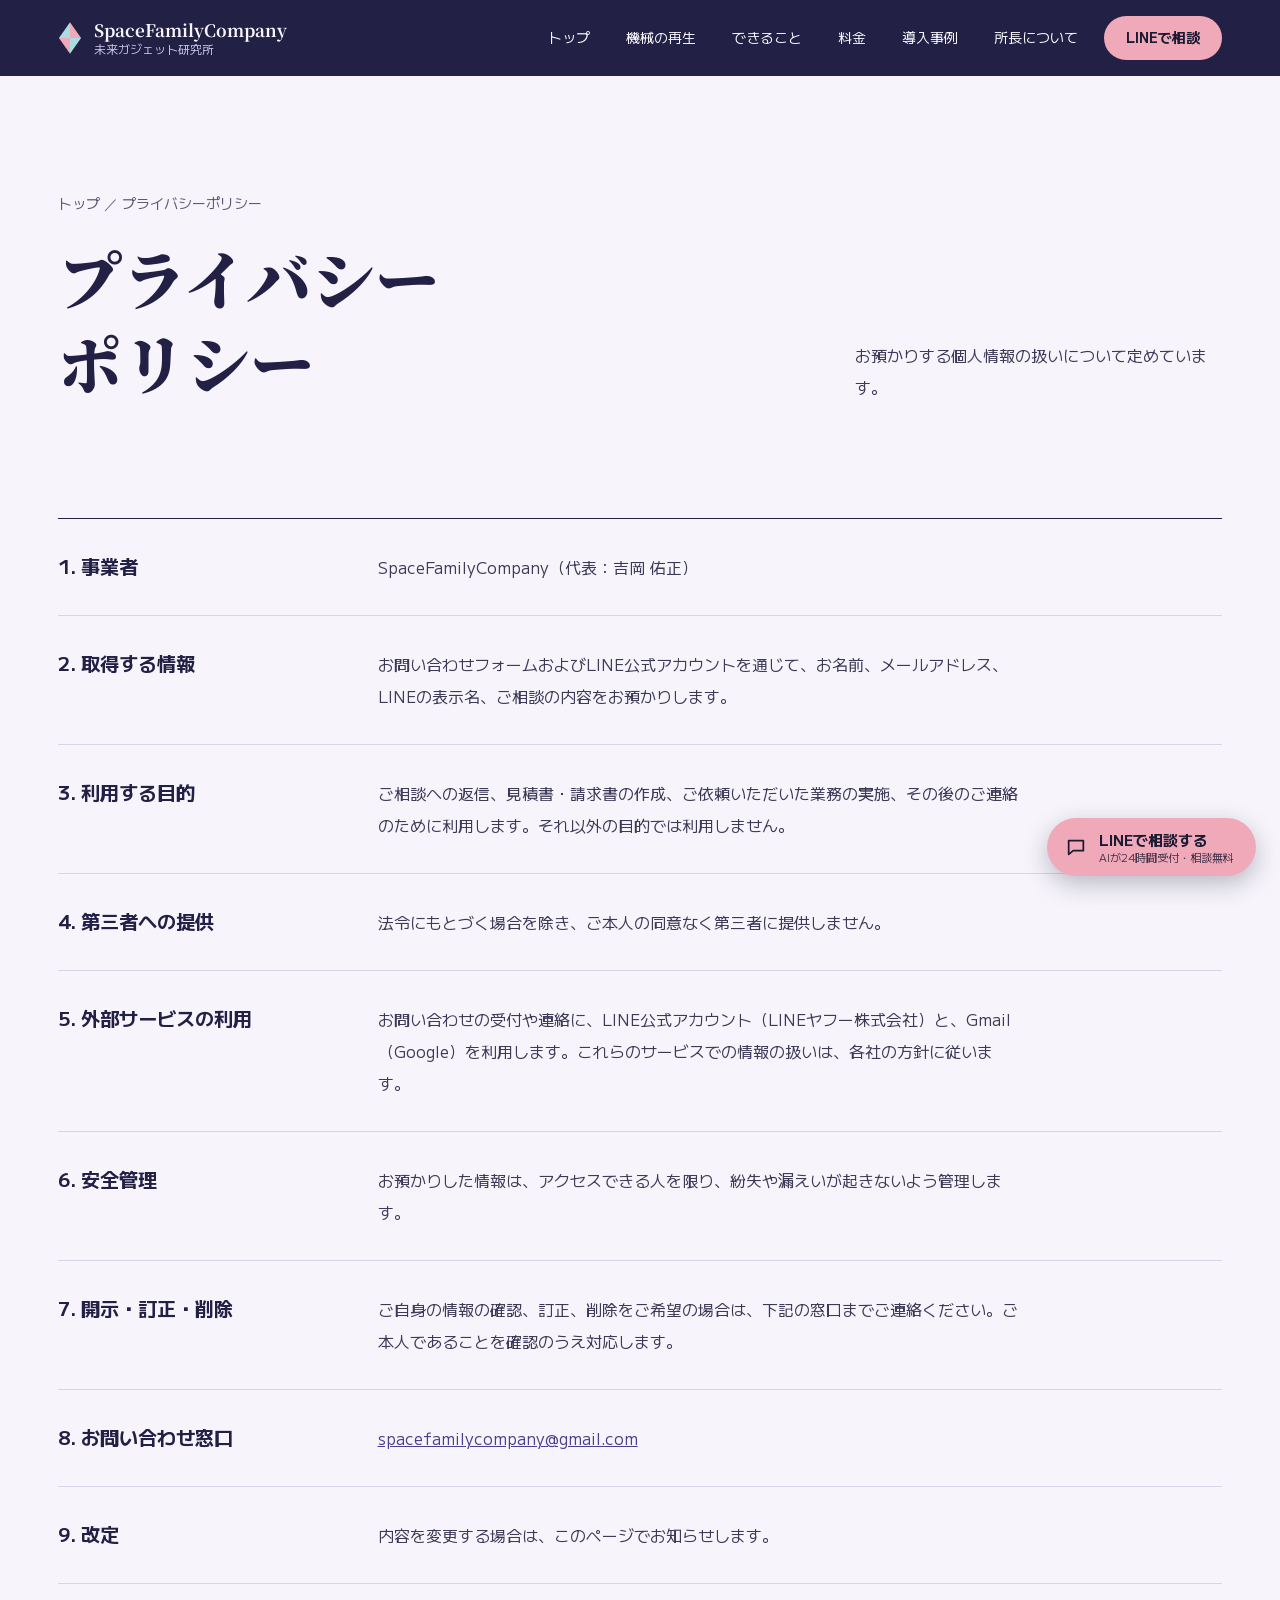
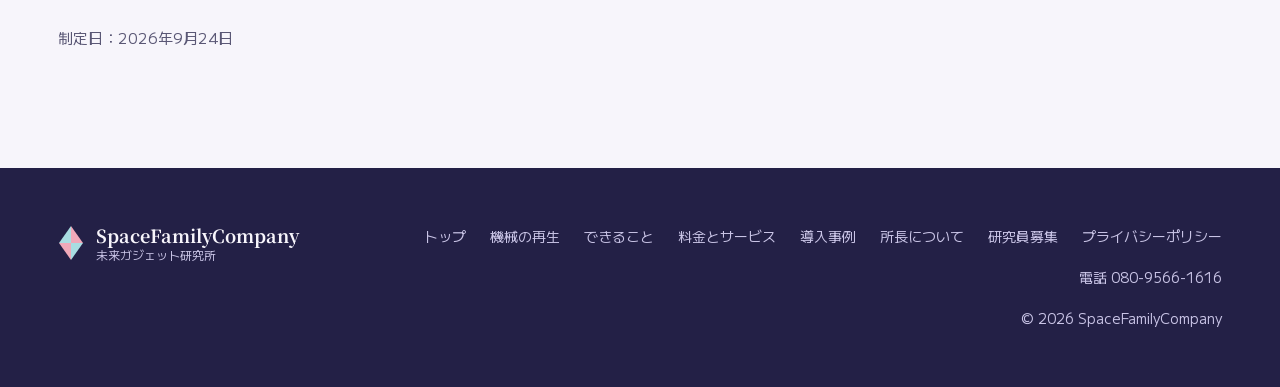
<file: privacy.html>
<!doctype html>
<html lang="ja">
<head>
<meta charset="utf-8">
<meta name="viewport" content="width=device-width, initial-scale=1">
<title>プライバシーポリシー｜SpaceFamilyCompany</title>
<meta name="description" content="SpaceFamilyCompanyのプライバシーポリシー。">
<meta property="og:title" content="プライバシーポリシー｜SpaceFamilyCompany">
<meta property="og:description" content="SpaceFamilyCompanyのプライバシーポリシー。">
<meta property="og:image" content="https://yousayrock.github.io/SpaceFamilyCompany/assets/logo.jpg">
<link rel="icon" href="data:image/svg+xml,%3Csvg xmlns='http://www.w3.org/2000/svg' viewBox='0 0 26 36'%3E%3Cpolygon points='13,1 1,18 13,18' fill='%23A9DDE2'/%3E%3Cpolygon points='13,1 25,18 13,18' fill='%23F0A9B9'/%3E%3Cpolygon points='1,18 13,35 13,18' fill='%23F0A9B9'/%3E%3Cpolygon points='25,18 13,35 13,18' fill='%23A9DDE2'/%3E%3C/svg%3E">
<link rel="preconnect" href="https://fonts.googleapis.com">
<link href="https://fonts.googleapis.com/css2?family=Noto+Serif+JP:wght@500;700;900&amp;family=M+PLUS+1:wght@400;500;700&amp;display=swap" rel="stylesheet">
<link rel="stylesheet" href="assets/site.css?v=6">
</head>
<body>
<a class="skip" href="#main">本文へ移動</a>
<div class="page">
<header class="site-header"><div class="wrap">
<a class="brand" href="index.html"><svg class="gem" width="24" height="34" viewBox="0 0 26 36" aria-hidden="true"><polygon points="13,1 1,18 13,18" fill="#A9DDE2"/><polygon points="13,1 25,18 13,18" fill="#F0A9B9"/><polygon points="1,18 13,35 13,18" fill="#F0A9B9"/><polygon points="25,18 13,35 13,18" fill="#A9DDE2"/></svg><span><b>SpaceFamilyCompany</b><small>未来ガジェット研究所</small></span></a>
<button class="menu-btn" type="button" aria-expanded="false" aria-controls="nav">メニュー<svg width="16" height="16" viewBox="0 0 16 16" aria-hidden="true" fill="none" stroke="currentColor" stroke-width="1.8" stroke-linecap="round"><line x1="2" y1="4" x2="14" y2="4"/><line x1="2" y1="8" x2="14" y2="8"/><line x1="2" y1="12" x2="14" y2="12"/></svg></button>
<nav id="nav" class="nav" aria-label="メインメニュー">
<a href="index.html">トップ</a><a href="upcycle.html">機械の再生</a><a href="can-do.html">できること</a><a href="pricing.html">料金</a><a href="case-roadtalk.html">導入事例</a><a href="profile.html">所長について</a><a class="nav-cta" href="https://line.me/R/oaMessage/@699xcssc/?%E7%9B%B8%E8%AB%87%E3%81%97%E3%81%9F%E3%81%84%E3%81%A7%E3%81%99" target="_blank" rel="noopener">LINEで相談</a>
</nav>
</div></header>
<main id="main">

<section class="sec sec--pad">
<div class="wrap grid12 align-end">
<div class="span-7 stack" style="--gap:20px">
<a class="crumb" href="index.html">トップ ／ プライバシーポリシー</a>
<h1 class="t-h1 ink-text">プライバシー<br>ポリシー</h1>
</div>
<p class="from-9 lead">お預かりする個人情報の扱いについて定めています。</p>
</div>
</section>

<section class="sec">
<div class="wrap stack" style="--gap:40px">
<div class="policy">
<div><h2 class="t-h4">1. 事業者</h2><p class="body">SpaceFamilyCompany（代表：吉岡 佑正）</p></div>
<div><h2 class="t-h4">2. 取得する情報</h2><p class="body">お問い合わせフォームおよびLINE公式アカウントを通じて、お名前、メールアドレス、LINEの表示名、ご相談の内容をお預かりします。</p></div>
<div><h2 class="t-h4">3. 利用する目的</h2><p class="body">ご相談への返信、見積書・請求書の作成、ご依頼いただいた業務の実施、その後のご連絡のために利用します。それ以外の目的では利用しません。</p></div>
<div><h2 class="t-h4">4. 第三者への提供</h2><p class="body">法令にもとづく場合を除き、ご本人の同意なく第三者に提供しません。</p></div>
<div><h2 class="t-h4">5. 外部サービスの利用</h2><p class="body">お問い合わせの受付や連絡に、LINE公式アカウント（LINEヤフー株式会社）と、Gmail（Google）を利用します。これらのサービスでの情報の扱いは、各社の方針に従います。</p></div>
<div><h2 class="t-h4">6. 安全管理</h2><p class="body">お預かりした情報は、アクセスできる人を限り、紛失や漏えいが起きないよう管理します。</p></div>
<div><h2 class="t-h4">7. 開示・訂正・削除</h2><p class="body">ご自身の情報の確認、訂正、削除をご希望の場合は、下記の窓口までご連絡ください。ご本人であることを確認のうえ対応します。</p></div>
<div><h2 class="t-h4">8. お問い合わせ窓口</h2><p class="body"><a href="mailto:spacefamilycompany@gmail.com">spacefamilycompany@gmail.com</a></p></div>
<div><h2 class="t-h4">9. 改定</h2><p class="body">内容を変更する場合は、このページでお知らせします。</p></div>
</div>
<p class="note enacted">制定日：2026年9月24日</p>
</div>
</section>

</main>
<footer class="site-footer"><div class="wrap">
<a class="brand" href="index.html"><svg class="gem" width="26" height="36" viewBox="0 0 26 36" aria-hidden="true"><polygon points="13,1 1,18 13,18" fill="#A9DDE2"/><polygon points="13,1 25,18 13,18" fill="#F0A9B9"/><polygon points="1,18 13,35 13,18" fill="#F0A9B9"/><polygon points="25,18 13,35 13,18" fill="#A9DDE2"/></svg><span><b>SpaceFamilyCompany</b><small>未来ガジェット研究所</small></span></a>
<div class="foot-side">
<nav class="foot-nav" aria-label="フッターメニュー"><a href="index.html">トップ</a><a href="upcycle.html">機械の再生</a><a href="can-do.html">できること</a><a href="pricing.html">料金とサービス</a><a href="case-roadtalk.html">導入事例</a><a href="profile.html">所長について</a><a href="recruit.html">研究員募集</a><a href="privacy.html">プライバシーポリシー</a></nav>
<a class="foot-tel" href="tel:08095661616">電話 080-9566-1616</a>
<span>© 2026 SpaceFamilyCompany</span>
</div>
</div></footer>
</div>
<script src="assets/site.js?v=2"></script>
</body>
</html>
</file>
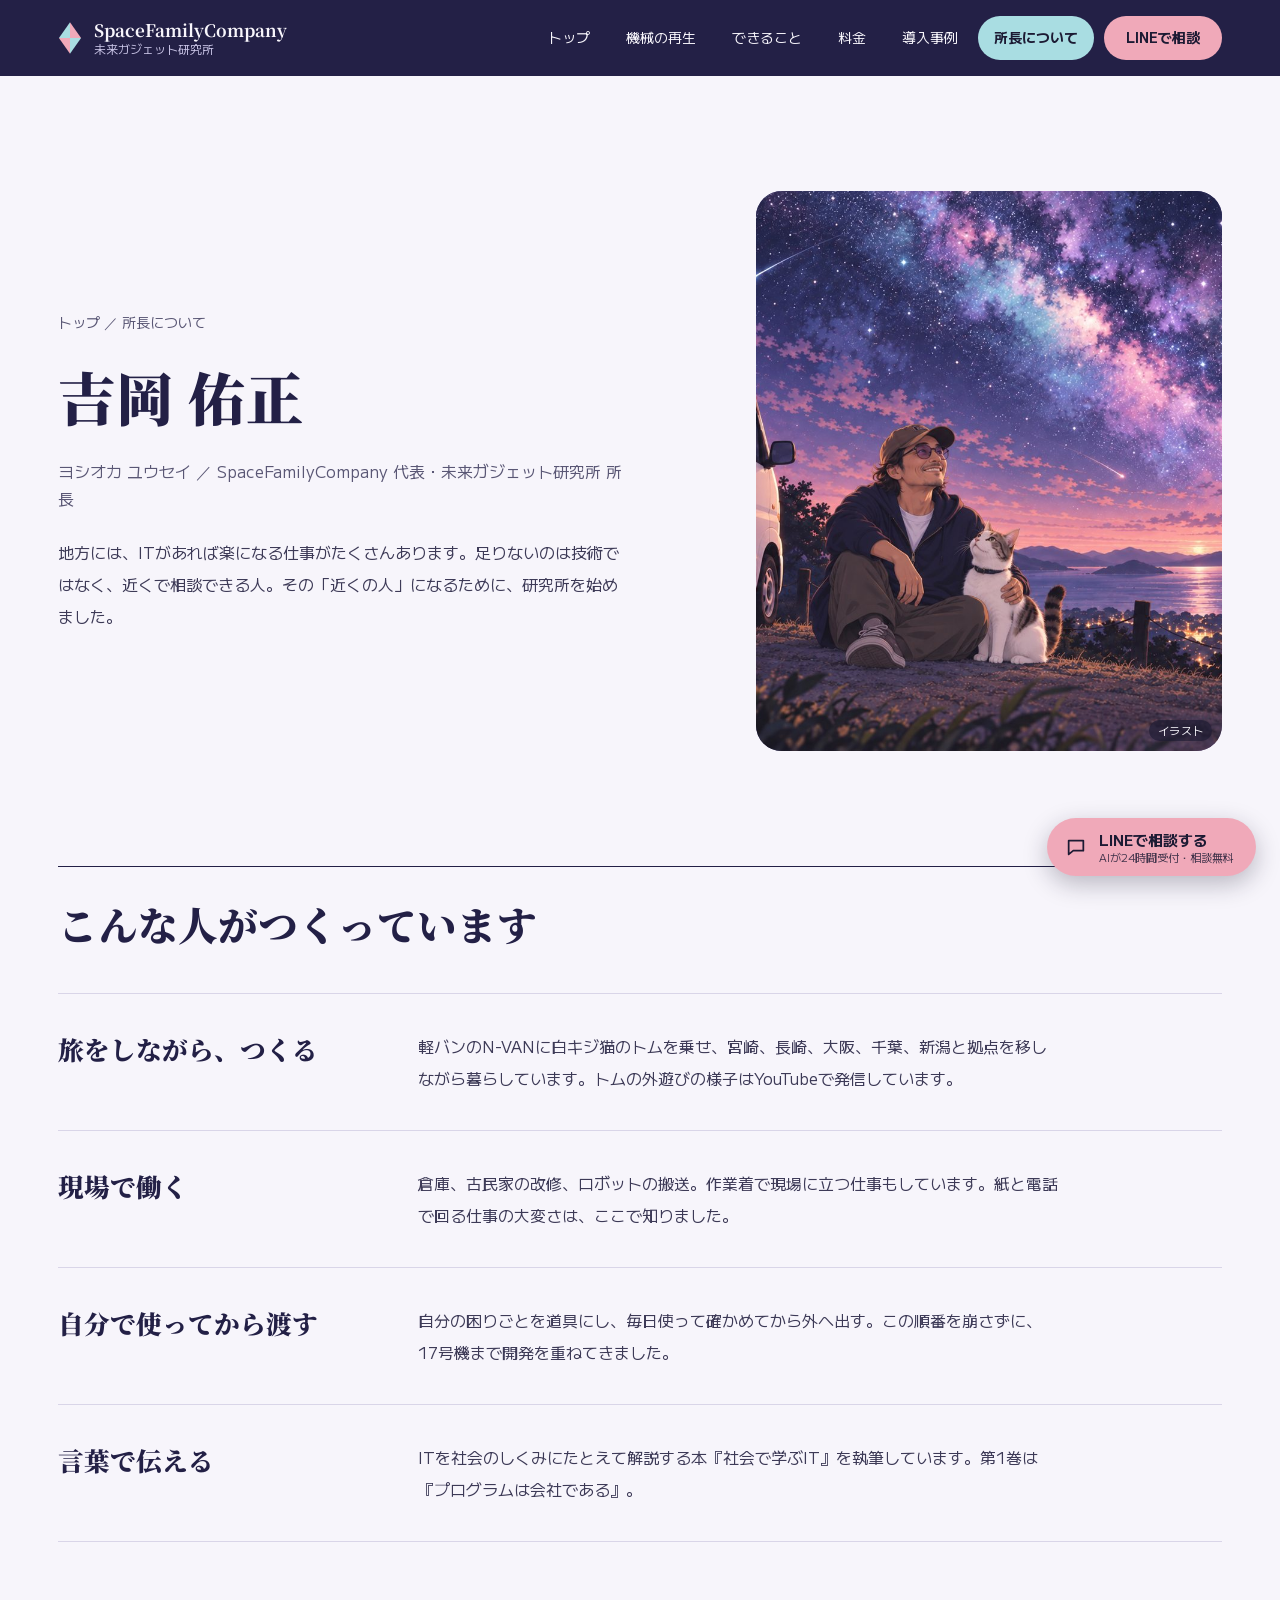
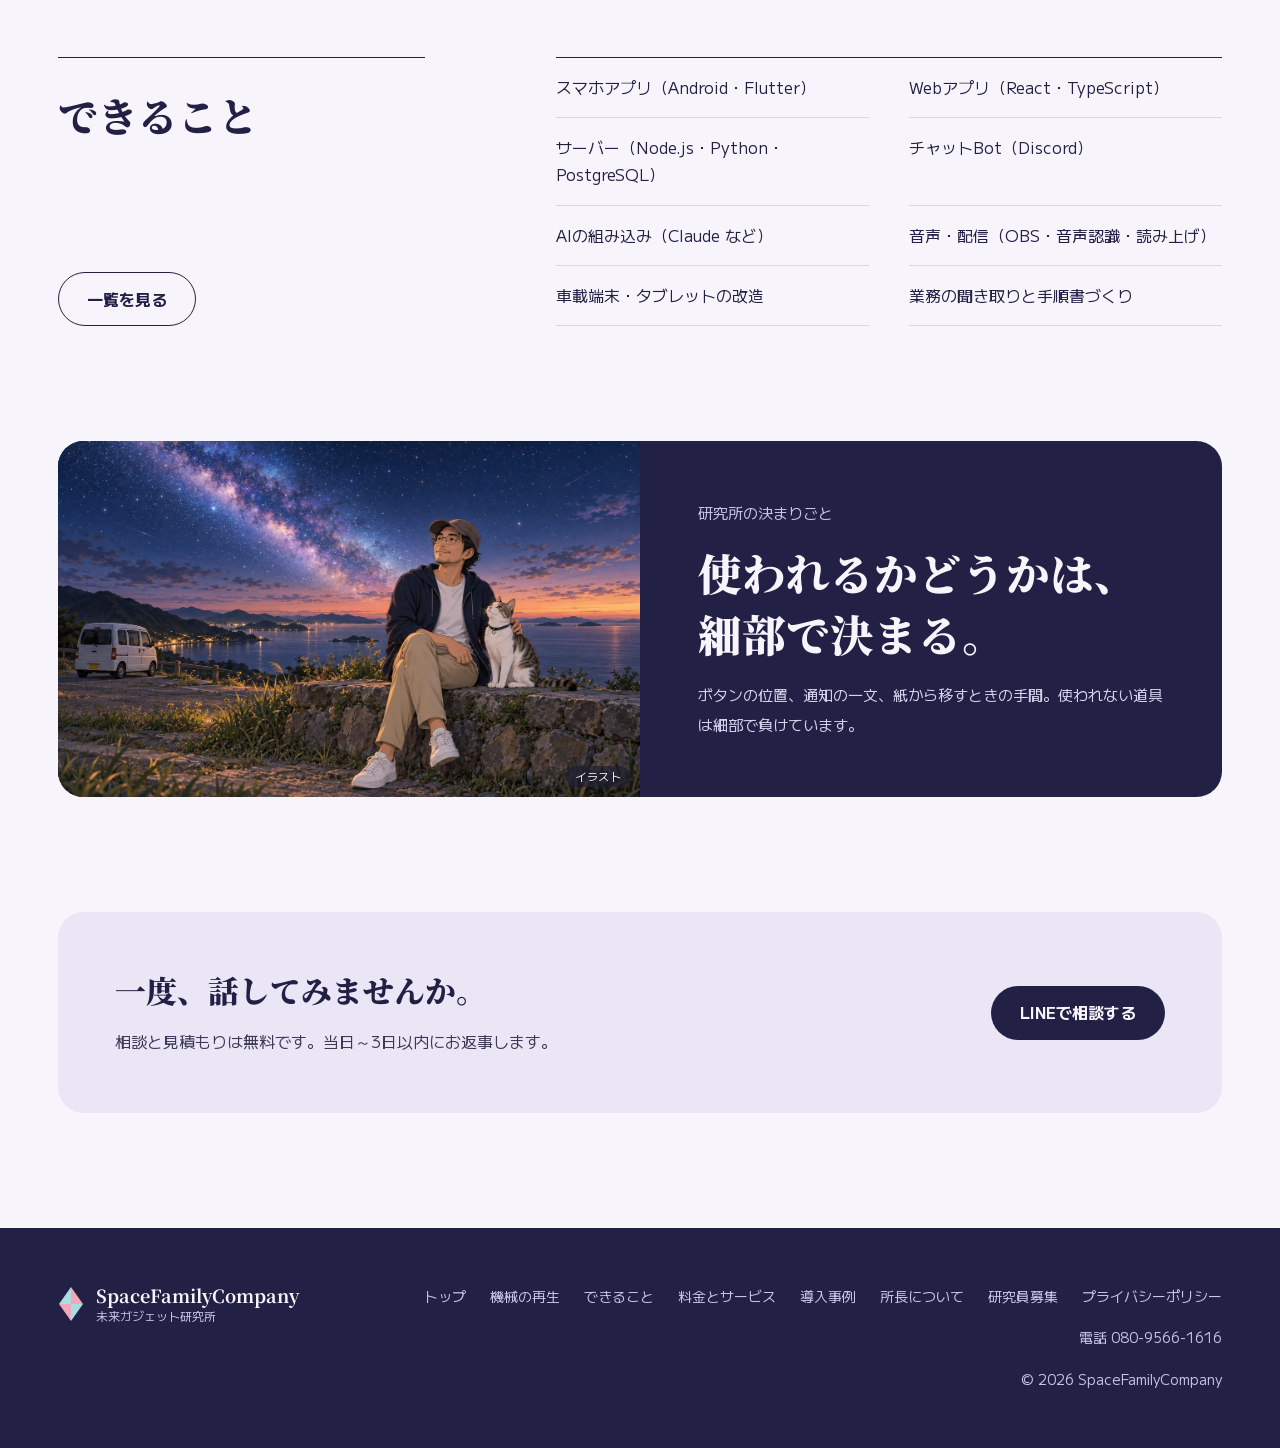
<file: profile.html>
<!doctype html>
<html lang="ja">
<head>
<meta charset="utf-8">
<meta name="viewport" content="width=device-width, initial-scale=1">
<title>所長について｜SpaceFamilyCompany</title>
<meta name="description" content="未来ガジェット研究所 所長 吉岡佑正の紹介。">
<meta property="og:title" content="所長について｜SpaceFamilyCompany">
<meta property="og:description" content="未来ガジェット研究所 所長 吉岡佑正の紹介。">
<meta property="og:image" content="https://yousayrock.github.io/SpaceFamilyCompany/assets/logo.jpg">
<link rel="icon" href="data:image/svg+xml,%3Csvg xmlns='http://www.w3.org/2000/svg' viewBox='0 0 26 36'%3E%3Cpolygon points='13,1 1,18 13,18' fill='%23A9DDE2'/%3E%3Cpolygon points='13,1 25,18 13,18' fill='%23F0A9B9'/%3E%3Cpolygon points='1,18 13,35 13,18' fill='%23F0A9B9'/%3E%3Cpolygon points='25,18 13,35 13,18' fill='%23A9DDE2'/%3E%3C/svg%3E">
<link rel="preconnect" href="https://fonts.googleapis.com">
<link href="https://fonts.googleapis.com/css2?family=Noto+Serif+JP:wght@500;700;900&amp;family=M+PLUS+1:wght@400;500;700&amp;display=swap" rel="stylesheet">
<link rel="stylesheet" href="assets/site.css?v=6">
</head>
<body>
<a class="skip" href="#main">本文へ移動</a>
<div class="page">
<header class="site-header"><div class="wrap">
<a class="brand" href="index.html"><svg class="gem" width="24" height="34" viewBox="0 0 26 36" aria-hidden="true"><polygon points="13,1 1,18 13,18" fill="#A9DDE2"/><polygon points="13,1 25,18 13,18" fill="#F0A9B9"/><polygon points="1,18 13,35 13,18" fill="#F0A9B9"/><polygon points="25,18 13,35 13,18" fill="#A9DDE2"/></svg><span><b>SpaceFamilyCompany</b><small>未来ガジェット研究所</small></span></a>
<button class="menu-btn" type="button" aria-expanded="false" aria-controls="nav">メニュー<svg width="16" height="16" viewBox="0 0 16 16" aria-hidden="true" fill="none" stroke="currentColor" stroke-width="1.8" stroke-linecap="round"><line x1="2" y1="4" x2="14" y2="4"/><line x1="2" y1="8" x2="14" y2="8"/><line x1="2" y1="12" x2="14" y2="12"/></svg></button>
<nav id="nav" class="nav" aria-label="メインメニュー">
<a href="index.html">トップ</a><a href="upcycle.html">機械の再生</a><a href="can-do.html">できること</a><a href="pricing.html">料金</a><a href="case-roadtalk.html">導入事例</a><a href="profile.html" aria-current="page">所長について</a><a class="nav-cta" href="https://line.me/R/oaMessage/@699xcssc/?%E7%9B%B8%E8%AB%87%E3%81%97%E3%81%9F%E3%81%84%E3%81%A7%E3%81%99" target="_blank" rel="noopener">LINEで相談</a>
</nav>
</div></header>
<main id="main">

<section class="sec sec--pad">
<div class="wrap grid12 align-center">
<div class="prof-text stack">
<a class="crumb" href="index.html">トップ ／ 所長について</a>
<h1 class="t-h1 prof-name">吉岡 佑正</h1>
<span class="prof-kana">ヨシオカ ユウセイ ／ SpaceFamilyCompany 代表・未来ガジェット研究所 所長</span>
<p class="lead">地方には、ITがあれば楽になる仕事がたくさんあります。足りないのは技術ではなく、近くで相談できる人。その「近くの人」になるために、研究所を始めました。</p>
</div>
<div class="photo prof-photo has-img"><img src="assets/img/profile-tom.jpg" width="1400" height="933" alt="軽バンの横で、キャップとメガネの所長が、白キジ猫のトムをなでながら星空を見上げているイラスト" loading="lazy"><span class="tag-note">イラスト</span></div>
</div>
</section>

<section class="sec">
<div class="wrap stack" style="--gap:40px">
<div class="sec-head"><h2 class="t-h2">こんな人がつくっています</h2></div>
<div class="rows">
<div><h3 class="t-h3 ink-text">旅をしながら、つくる</h3><p class="body">軽バンのN-VANに白キジ猫のトムを乗せ、宮崎、長崎、大阪、千葉、新潟と拠点を移しながら暮らしています。トムの外遊びの様子はYouTubeで発信しています。</p></div>
<div><h3 class="t-h3 ink-text">現場で働く</h3><p class="body">倉庫、古民家の改修、ロボットの搬送。作業着で現場に立つ仕事もしています。紙と電話で回る仕事の大変さは、ここで知りました。</p></div>
<div><h3 class="t-h3 ink-text">自分で使ってから渡す</h3><p class="body">自分の困りごとを道具にし、毎日使って確かめてから外へ出す。この順番を崩さずに、17号機まで開発を重ねてきました。</p></div>
<div><h3 class="t-h3 ink-text">言葉で伝える</h3><p class="body">ITを社会のしくみにたとえて解説する本『社会で学ぶIT』を執筆しています。第1巻は『プログラムは会社である』。</p></div>
</div>
</div>
</section>

<section class="sec">
<div class="wrap grid12">
<div class="span-4 sec-head stack" style="--gap:20px"><h2 class="t-h2">できること</h2><a class="btn btn--outline self-start" href="can-do.html">一覧を見る</a></div>
<ul class="from-6 skills"><li>スマホアプリ（Android・Flutter）</li><li>Webアプリ（React・TypeScript）</li><li>サーバー（Node.js・Python・PostgreSQL）</li><li>チャットBot（Discord）</li><li>AIの組み込み（Claude など）</li><li>音声・配信（OBS・音声認識・読み上げ）</li><li>車載端末・タブレットの改造</li><li>業務の聞き取りと手順書づくり</li></ul>
</div>
</section>

<section class="sec">
<div class="wrap">
<div class="card card--ink motto">
<div class="photo has-img"><img src="assets/img/profile-motto.jpg" width="1400" height="933" alt="海を見下ろす石垣に所長が腰かけ、隣に座る白キジ猫のトムと一緒に天の川を見上げているイラスト" loading="lazy"><span class="tag-note">イラスト</span></div>
<div class="motto-body">
<span class="eyebrow">研究所の決まりごと</span>
<p class="motto-line">使われるかどうかは、細部で決まる。</p>
<p class="body">ボタンの位置、通知の一文、紙から移すときの手間。使われない道具は細部で負けています。</p>
</div>
</div>
</div>
</section>

<section class="sec">
<div class="wrap">
<div class="cta-band card--lilac">
<div class="stack" style="--gap:12px"><h2 class="t-h2">一度、話してみませんか。</h2><p class="body">相談と見積もりは無料です。当日～3日以内にお返事します。</p></div>
<a class="btn btn--ink" href="https://line.me/R/oaMessage/@699xcssc/?%E7%9B%B8%E8%AB%87%E3%81%97%E3%81%9F%E3%81%84%E3%81%A7%E3%81%99" target="_blank" rel="noopener">LINEで相談する</a>
</div>
</div>
</section>

</main>
<footer class="site-footer"><div class="wrap">
<a class="brand" href="index.html"><svg class="gem" width="26" height="36" viewBox="0 0 26 36" aria-hidden="true"><polygon points="13,1 1,18 13,18" fill="#A9DDE2"/><polygon points="13,1 25,18 13,18" fill="#F0A9B9"/><polygon points="1,18 13,35 13,18" fill="#F0A9B9"/><polygon points="25,18 13,35 13,18" fill="#A9DDE2"/></svg><span><b>SpaceFamilyCompany</b><small>未来ガジェット研究所</small></span></a>
<div class="foot-side">
<nav class="foot-nav" aria-label="フッターメニュー"><a href="index.html">トップ</a><a href="upcycle.html">機械の再生</a><a href="can-do.html">できること</a><a href="pricing.html">料金とサービス</a><a href="case-roadtalk.html">導入事例</a><a href="profile.html">所長について</a><a href="recruit.html">研究員募集</a><a href="privacy.html">プライバシーポリシー</a></nav>
<a class="foot-tel" href="tel:08095661616">電話 080-9566-1616</a>
<span>© 2026 SpaceFamilyCompany</span>
</div>
</div></footer>
</div>
<script src="assets/site.js?v=2"></script>
</body>
</html>
</file>
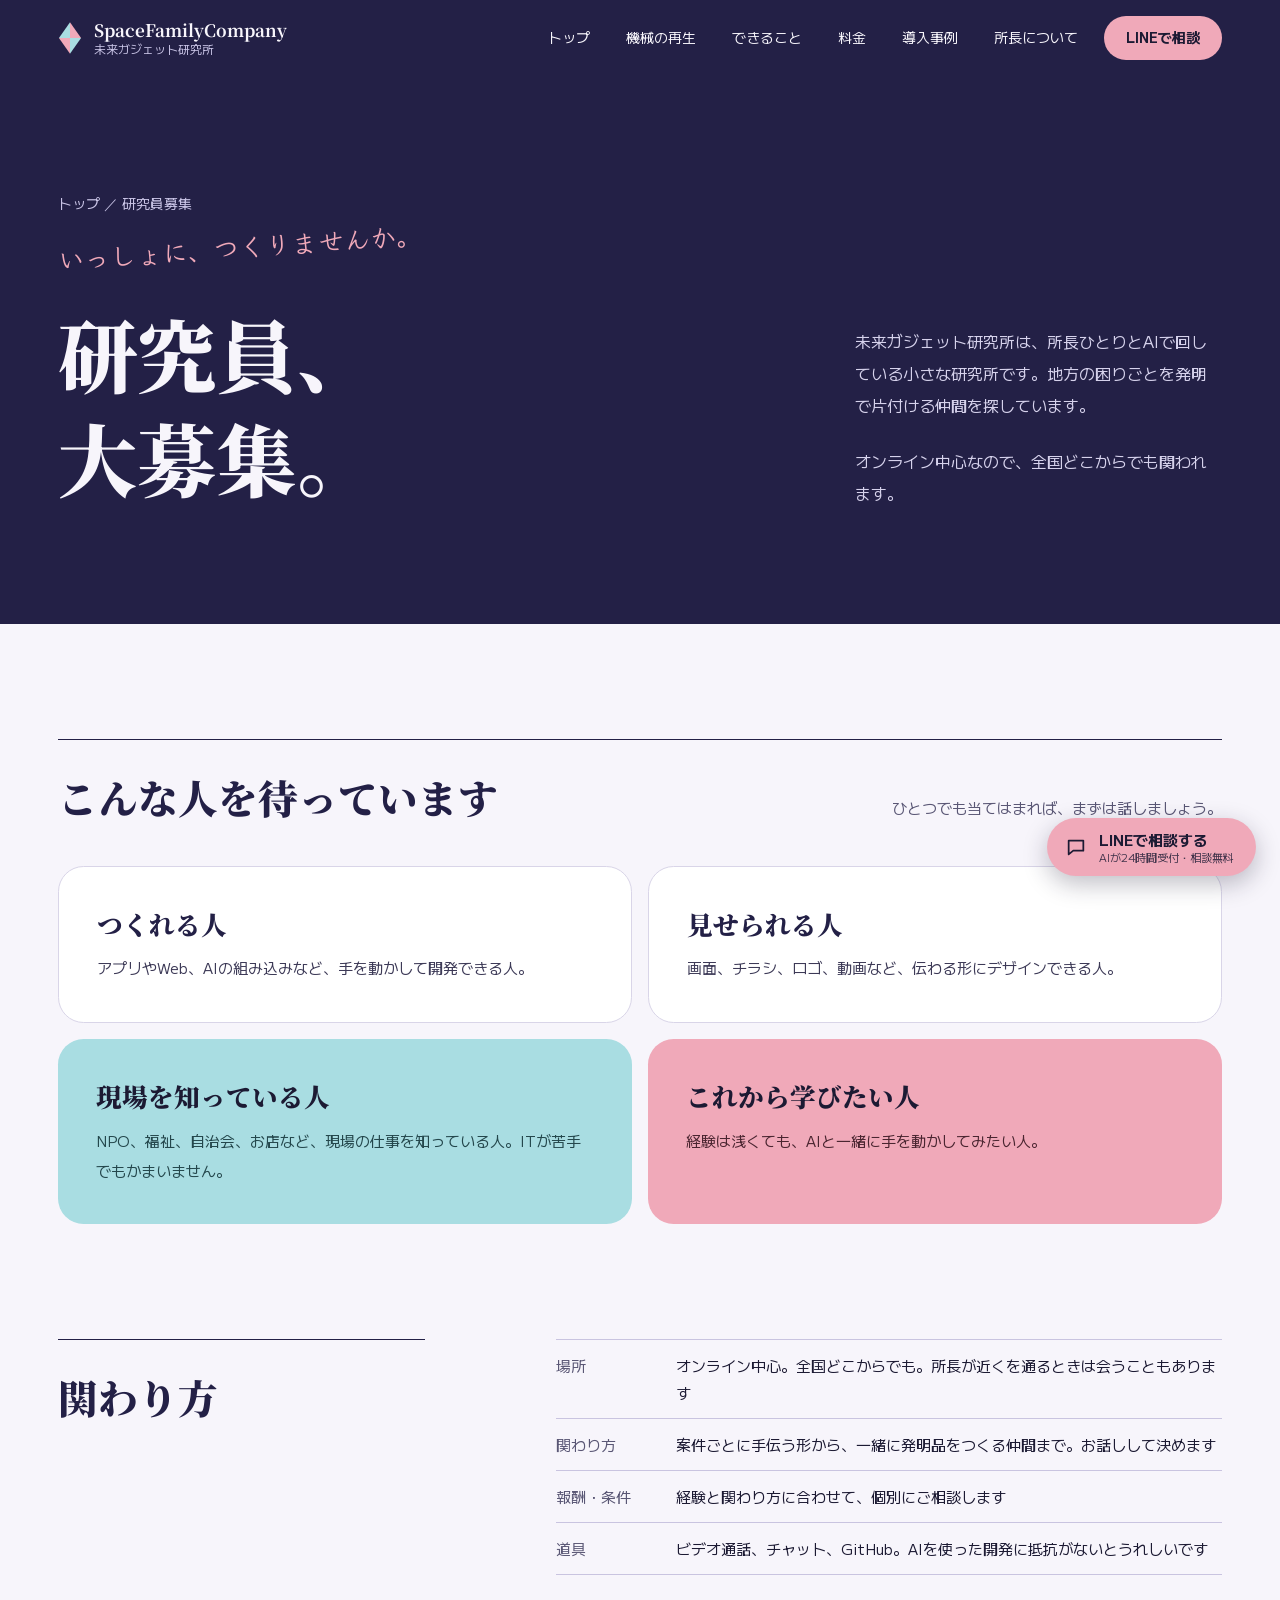
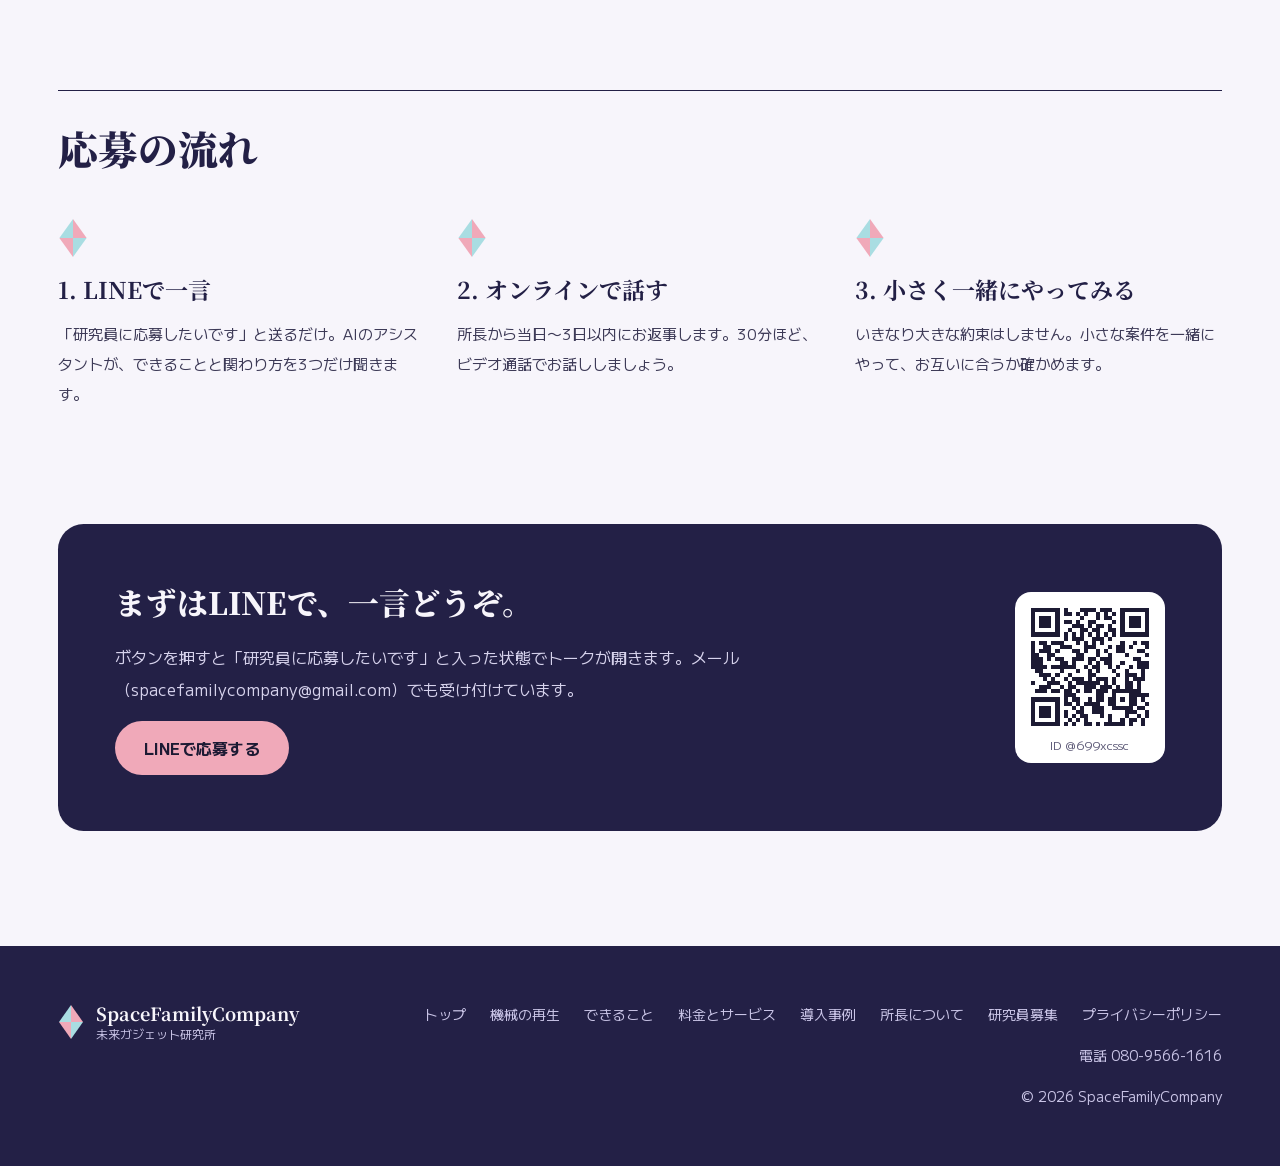
<file: recruit.html>
<!doctype html>
<html lang="ja">
<head>
<meta charset="utf-8">
<meta name="viewport" content="width=device-width, initial-scale=1">
<title>研究員募集｜SpaceFamilyCompany</title>
<meta name="description" content="未来ガジェット研究所では、地方の困りごとを発明で片付ける研究員を募集しています。オンライン中心、全国どこからでも。関わり方と条件はお話しして決めます。">
<meta property="og:title" content="研究員、大募集。｜未来ガジェット研究所">
<meta property="og:description" content="地方の困りごとを発明で片付ける研究員を募集しています。オンライン中心、全国どこからでも。">
<meta property="og:image" content="https://yousayrock.github.io/SpaceFamilyCompany/assets/logo.jpg">
<link rel="icon" href="data:image/svg+xml,%3Csvg xmlns='http://www.w3.org/2000/svg' viewBox='0 0 26 36'%3E%3Cpolygon points='13,1 1,18 13,18' fill='%23A9DDE2'/%3E%3Cpolygon points='13,1 25,18 13,18' fill='%23F0A9B9'/%3E%3Cpolygon points='1,18 13,35 13,18' fill='%23F0A9B9'/%3E%3Cpolygon points='25,18 13,35 13,18' fill='%23A9DDE2'/%3E%3C/svg%3E">
<link rel="preconnect" href="https://fonts.googleapis.com">
<link href="https://fonts.googleapis.com/css2?family=Noto+Serif+JP:wght@500;700;900&amp;family=M+PLUS+1:wght@400;500;700&amp;family=Klee+One:wght@600&amp;display=swap" rel="stylesheet">
<link rel="stylesheet" href="assets/site.css?v=6">
</head>
<body>
<a class="skip" href="#main">本文へ移動</a>
<div class="page">
<header class="site-header"><div class="wrap">
<a class="brand" href="index.html"><svg class="gem" width="24" height="34" viewBox="0 0 26 36" aria-hidden="true"><polygon points="13,1 1,18 13,18" fill="#A9DDE2"/><polygon points="13,1 25,18 13,18" fill="#F0A9B9"/><polygon points="1,18 13,35 13,18" fill="#F0A9B9"/><polygon points="25,18 13,35 13,18" fill="#A9DDE2"/></svg><span><b>SpaceFamilyCompany</b><small>未来ガジェット研究所</small></span></a>
<button class="menu-btn" type="button" aria-expanded="false" aria-controls="nav">メニュー<svg width="16" height="16" viewBox="0 0 16 16" aria-hidden="true" fill="none" stroke="currentColor" stroke-width="1.8" stroke-linecap="round"><line x1="2" y1="4" x2="14" y2="4"/><line x1="2" y1="8" x2="14" y2="8"/><line x1="2" y1="12" x2="14" y2="12"/></svg></button>
<nav id="nav" class="nav" aria-label="メインメニュー">
<a href="index.html">トップ</a><a href="upcycle.html">機械の再生</a><a href="can-do.html">できること</a><a href="pricing.html">料金</a><a href="case-roadtalk.html">導入事例</a><a href="profile.html">所長について</a><a class="nav-cta" href="https://line.me/R/oaMessage/@699xcssc/?%E7%9B%B8%E8%AB%87%E3%81%97%E3%81%9F%E3%81%84%E3%81%A7%E3%81%99" target="_blank" rel="noopener">LINEで相談</a>
</nav>
</div></header>
<main id="main">

<section class="sec--pad sec--ink recruit-hero">
<div class="wrap grid12 align-end">
<div class="span-7 stack" style="--gap:20px">
<a class="crumb" href="index.html">トップ ／ 研究員募集</a>
<span class="hand">いっしょに、つくりませんか。</span>
<h1 class="t-display">研究員、<br>大募集。</h1>
</div>
<div class="from-9 stack">
<p class="lead">未来ガジェット研究所は、所長ひとりとAIで回している小さな研究所です。地方の困りごとを発明で片付ける仲間を探しています。</p>
<p class="lead">オンライン中心なので、全国どこからでも関われます。</p>
</div>
</div>
</section>

<section class="sec--pad">
<div class="wrap stack" style="--gap:40px">
<div class="sec-head"><h2 class="t-h2">こんな人を待っています</h2><p>ひとつでも当てはまれば、まずは話しましょう。</p></div>
<ul class="who-list">
<li class="card card--white"><h3 class="t-h3">つくれる人</h3><p class="body">アプリやWeb、AIの組み込みなど、手を動かして開発できる人。</p></li>
<li class="card card--white"><h3 class="t-h3">見せられる人</h3><p class="body">画面、チラシ、ロゴ、動画など、伝わる形にデザインできる人。</p></li>
<li class="card card--cyan"><h3 class="t-h3">現場を知っている人</h3><p class="body">NPO、福祉、自治会、お店など、現場の仕事を知っている人。ITが苦手でもかまいません。</p></li>
<li class="card card--pink"><h3 class="t-h3">これから学びたい人</h3><p class="body">経験は浅くても、AIと一緒に手を動かしてみたい人。</p></li>
</ul>
</div>
</section>

<section class="sec">
<div class="wrap grid12">
<div class="span-4 sec-head"><h2 class="t-h2">関わり方</h2></div>
<dl class="facts from-6">
<dt>場所</dt><dd>オンライン中心。全国どこからでも。所長が近くを通るときは会うこともあります</dd>
<dt>関わり方</dt><dd>案件ごとに手伝う形から、一緒に発明品をつくる仲間まで。お話しして決めます</dd>
<dt>報酬・条件</dt><dd>経験と関わり方に合わせて、個別にご相談します</dd>
<dt>道具</dt><dd>ビデオ通話、チャット、GitHub。AIを使った開発に抵抗がないとうれしいです</dd>
</dl>
</div>
</section>

<section class="sec">
<div class="wrap stack" style="--gap:40px">
<div class="sec-head"><h2 class="t-h2">応募の流れ</h2></div>
<ol class="flow flow--3 recruit-flow">
<li><svg class="gem" width="30" height="42" viewBox="0 0 44 60" aria-hidden="true"><polygon points="22,2 2,30 22,30" fill="#A9DDE2"/><polygon points="22,2 42,30 22,30" fill="#F0A9B9"/><polygon points="2,30 22,58 22,30" fill="#F0A9B9"/><polygon points="42,30 22,58 22,30" fill="#A9DDE2"/></svg><b>1. LINEで一言</b><span class="body">「研究員に応募したいです」と送るだけ。AIのアシスタントが、できることと関わり方を3つだけ聞きます。</span></li>
<li><svg class="gem" width="30" height="42" viewBox="0 0 44 60" aria-hidden="true"><polygon points="22,2 2,30 22,30" fill="#A9DDE2"/><polygon points="22,2 42,30 22,30" fill="#F0A9B9"/><polygon points="2,30 22,58 22,30" fill="#F0A9B9"/><polygon points="42,30 22,58 22,30" fill="#A9DDE2"/></svg><b>2. オンラインで話す</b><span class="body">所長から当日〜3日以内にお返事します。30分ほど、ビデオ通話でお話ししましょう。</span></li>
<li><svg class="gem" width="30" height="42" viewBox="0 0 44 60" aria-hidden="true"><polygon points="22,2 2,30 22,30" fill="#A9DDE2"/><polygon points="22,2 42,30 22,30" fill="#F0A9B9"/><polygon points="2,30 22,58 22,30" fill="#F0A9B9"/><polygon points="42,30 22,58 22,30" fill="#A9DDE2"/></svg><b>3. 小さく一緒にやってみる</b><span class="body">いきなり大きな約束はしません。小さな案件を一緒にやって、お互いに合うか確かめます。</span></li>
</ol>
</div>
</section>

<section class="sec">
<div class="wrap">
<div class="cta-band card--ink apply">
<div class="stack" style="--gap:16px">
<h2 class="t-h2">まずはLINEで、一言どうぞ。</h2>
<p class="body">ボタンを押すと「研究員に応募したいです」と入った状態でトークが開きます。メール（spacefamilycompany@gmail.com）でも受け付けています。</p>
<a class="btn btn--pink self-start" href="https://line.me/R/oaMessage/@699xcssc/?%E7%A0%94%E7%A9%B6%E5%93%A1%E3%81%AB%E5%BF%9C%E5%8B%9F%E3%81%97%E3%81%9F%E3%81%84%E3%81%A7%E3%81%99" target="_blank" rel="noopener">LINEで応募する</a>
</div>
<figure class="qr"><img src="assets/line-qr.svg" width="126" height="126" alt="LINE公式アカウント「スペファミ」の友だち追加QRコード"><figcaption>ID @699xcssc</figcaption></figure>
</div>
</div>
</section>

</main>
<footer class="site-footer"><div class="wrap">
<a class="brand" href="index.html"><svg class="gem" width="26" height="36" viewBox="0 0 26 36" aria-hidden="true"><polygon points="13,1 1,18 13,18" fill="#A9DDE2"/><polygon points="13,1 25,18 13,18" fill="#F0A9B9"/><polygon points="1,18 13,35 13,18" fill="#F0A9B9"/><polygon points="25,18 13,35 13,18" fill="#A9DDE2"/></svg><span><b>SpaceFamilyCompany</b><small>未来ガジェット研究所</small></span></a>
<div class="foot-side">
<nav class="foot-nav" aria-label="フッターメニュー"><a href="index.html">トップ</a><a href="upcycle.html">機械の再生</a><a href="can-do.html">できること</a><a href="pricing.html">料金とサービス</a><a href="case-roadtalk.html">導入事例</a><a href="profile.html">所長について</a><a href="recruit.html">研究員募集</a><a href="privacy.html">プライバシーポリシー</a></nav>
<a class="foot-tel" href="tel:08095661616">電話 080-9566-1616</a>
<span>© 2026 SpaceFamilyCompany</span>
</div>
</div></footer>
</div>
<script src="assets/site.js?v=2"></script>
</body>
</html>
</file>
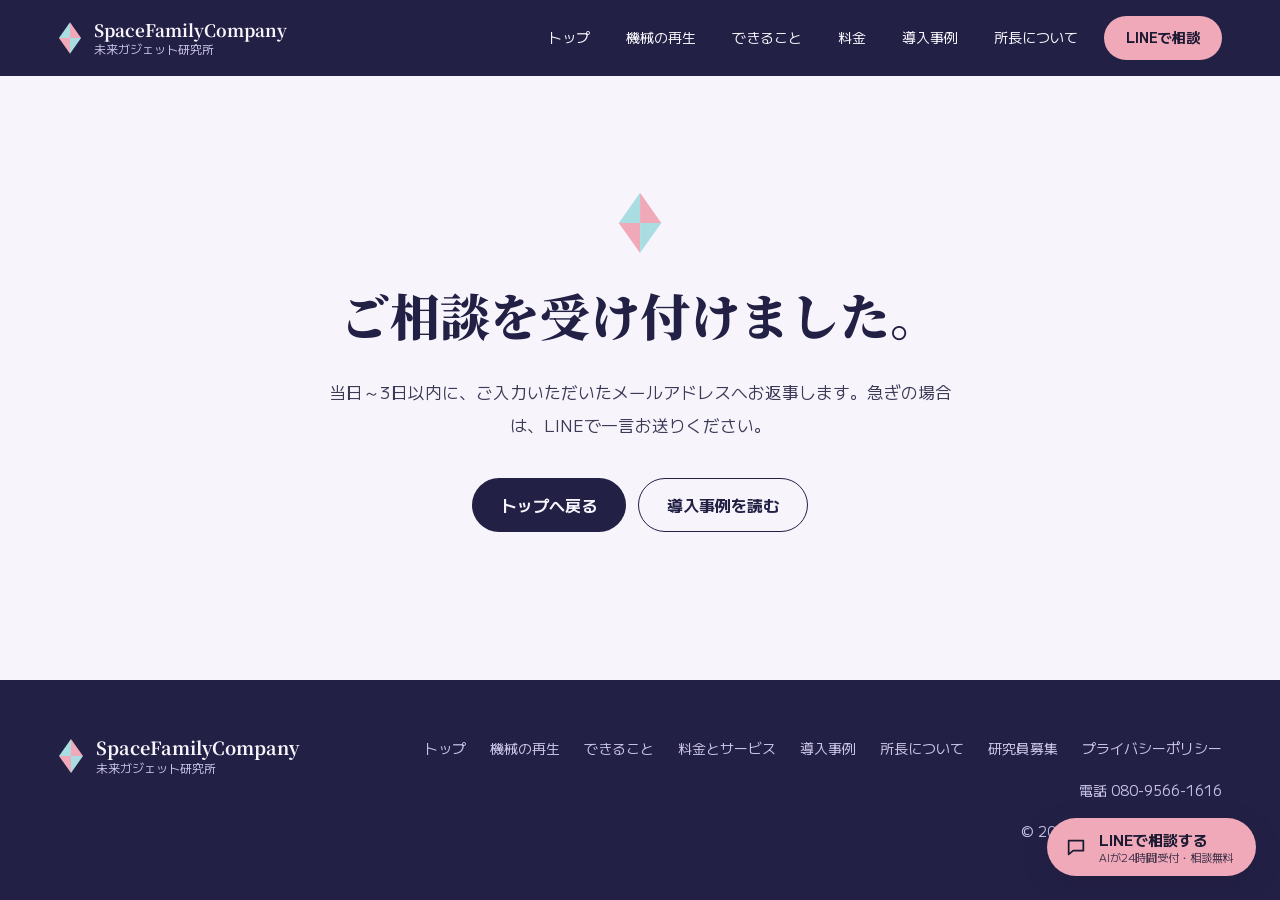
<file: thanks.html>
<!doctype html>
<html lang="ja">
<head>
<meta charset="utf-8">
<meta name="viewport" content="width=device-width, initial-scale=1">
<meta name="robots" content="noindex">
<title>送信しました｜SpaceFamilyCompany</title>
<meta name="description" content="ご相談を受け付けました。">
<meta property="og:title" content="送信しました｜SpaceFamilyCompany">
<meta property="og:description" content="ご相談を受け付けました。">
<meta property="og:image" content="https://yousayrock.github.io/SpaceFamilyCompany/assets/logo.jpg">
<link rel="icon" href="data:image/svg+xml,%3Csvg xmlns='http://www.w3.org/2000/svg' viewBox='0 0 26 36'%3E%3Cpolygon points='13,1 1,18 13,18' fill='%23A9DDE2'/%3E%3Cpolygon points='13,1 25,18 13,18' fill='%23F0A9B9'/%3E%3Cpolygon points='1,18 13,35 13,18' fill='%23F0A9B9'/%3E%3Cpolygon points='25,18 13,35 13,18' fill='%23A9DDE2'/%3E%3C/svg%3E">
<link rel="preconnect" href="https://fonts.googleapis.com">
<link href="https://fonts.googleapis.com/css2?family=Noto+Serif+JP:wght@500;700;900&amp;family=M+PLUS+1:wght@400;500;700&amp;display=swap" rel="stylesheet">
<link rel="stylesheet" href="assets/site.css?v=6">
</head>
<body>
<a class="skip" href="#main">本文へ移動</a>
<div class="page">
<header class="site-header"><div class="wrap">
<a class="brand" href="index.html"><svg class="gem" width="24" height="34" viewBox="0 0 26 36" aria-hidden="true"><polygon points="13,1 1,18 13,18" fill="#A9DDE2"/><polygon points="13,1 25,18 13,18" fill="#F0A9B9"/><polygon points="1,18 13,35 13,18" fill="#F0A9B9"/><polygon points="25,18 13,35 13,18" fill="#A9DDE2"/></svg><span><b>SpaceFamilyCompany</b><small>未来ガジェット研究所</small></span></a>
<button class="menu-btn" type="button" aria-expanded="false" aria-controls="nav">メニュー<svg width="16" height="16" viewBox="0 0 16 16" aria-hidden="true" fill="none" stroke="currentColor" stroke-width="1.8" stroke-linecap="round"><line x1="2" y1="4" x2="14" y2="4"/><line x1="2" y1="8" x2="14" y2="8"/><line x1="2" y1="12" x2="14" y2="12"/></svg></button>
<nav id="nav" class="nav" aria-label="メインメニュー">
<a href="index.html">トップ</a><a href="upcycle.html">機械の再生</a><a href="can-do.html">できること</a><a href="pricing.html">料金</a><a href="case-roadtalk.html">導入事例</a><a href="profile.html">所長について</a><a class="nav-cta" href="https://line.me/R/oaMessage/@699xcssc/?%E7%9B%B8%E8%AB%87%E3%81%97%E3%81%9F%E3%81%84%E3%81%A7%E3%81%99" target="_blank" rel="noopener">LINEで相談</a>
</nav>
</div></header>
<main id="main">

<section class="sec sec--pad">
<div class="wrap stack done" style="--gap:28px">
<svg class="gem" width="52" height="72" viewBox="0 0 26 36" aria-hidden="true"><polygon points="13,1 1,18 13,18" fill="#A9DDE2"/><polygon points="13,1 25,18 13,18" fill="#F0A9B9"/><polygon points="1,18 13,35 13,18" fill="#F0A9B9"/><polygon points="25,18 13,35 13,18" fill="#A9DDE2"/></svg>
<h1 class="t-h1">ご相談を受け付けました。</h1>
<p class="lead">当日～3日以内に、ご入力いただいたメールアドレスへお返事します。急ぎの場合は、LINEで一言お送りください。</p>
<div class="btns">
<a class="btn btn--ink" href="index.html">トップへ戻る</a>
<a class="btn btn--outline" href="case-roadtalk.html">導入事例を読む</a>
</div>
</div>
</section>

</main>
<footer class="site-footer"><div class="wrap">
<a class="brand" href="index.html"><svg class="gem" width="26" height="36" viewBox="0 0 26 36" aria-hidden="true"><polygon points="13,1 1,18 13,18" fill="#A9DDE2"/><polygon points="13,1 25,18 13,18" fill="#F0A9B9"/><polygon points="1,18 13,35 13,18" fill="#F0A9B9"/><polygon points="25,18 13,35 13,18" fill="#A9DDE2"/></svg><span><b>SpaceFamilyCompany</b><small>未来ガジェット研究所</small></span></a>
<div class="foot-side">
<nav class="foot-nav" aria-label="フッターメニュー"><a href="index.html">トップ</a><a href="upcycle.html">機械の再生</a><a href="can-do.html">できること</a><a href="pricing.html">料金とサービス</a><a href="case-roadtalk.html">導入事例</a><a href="profile.html">所長について</a><a href="recruit.html">研究員募集</a><a href="privacy.html">プライバシーポリシー</a></nav>
<a class="foot-tel" href="tel:08095661616">電話 080-9566-1616</a>
<span>© 2026 SpaceFamilyCompany</span>
</div>
</div></footer>
</div>
<script src="assets/site.js?v=2"></script>
</body>
</html>
</file>
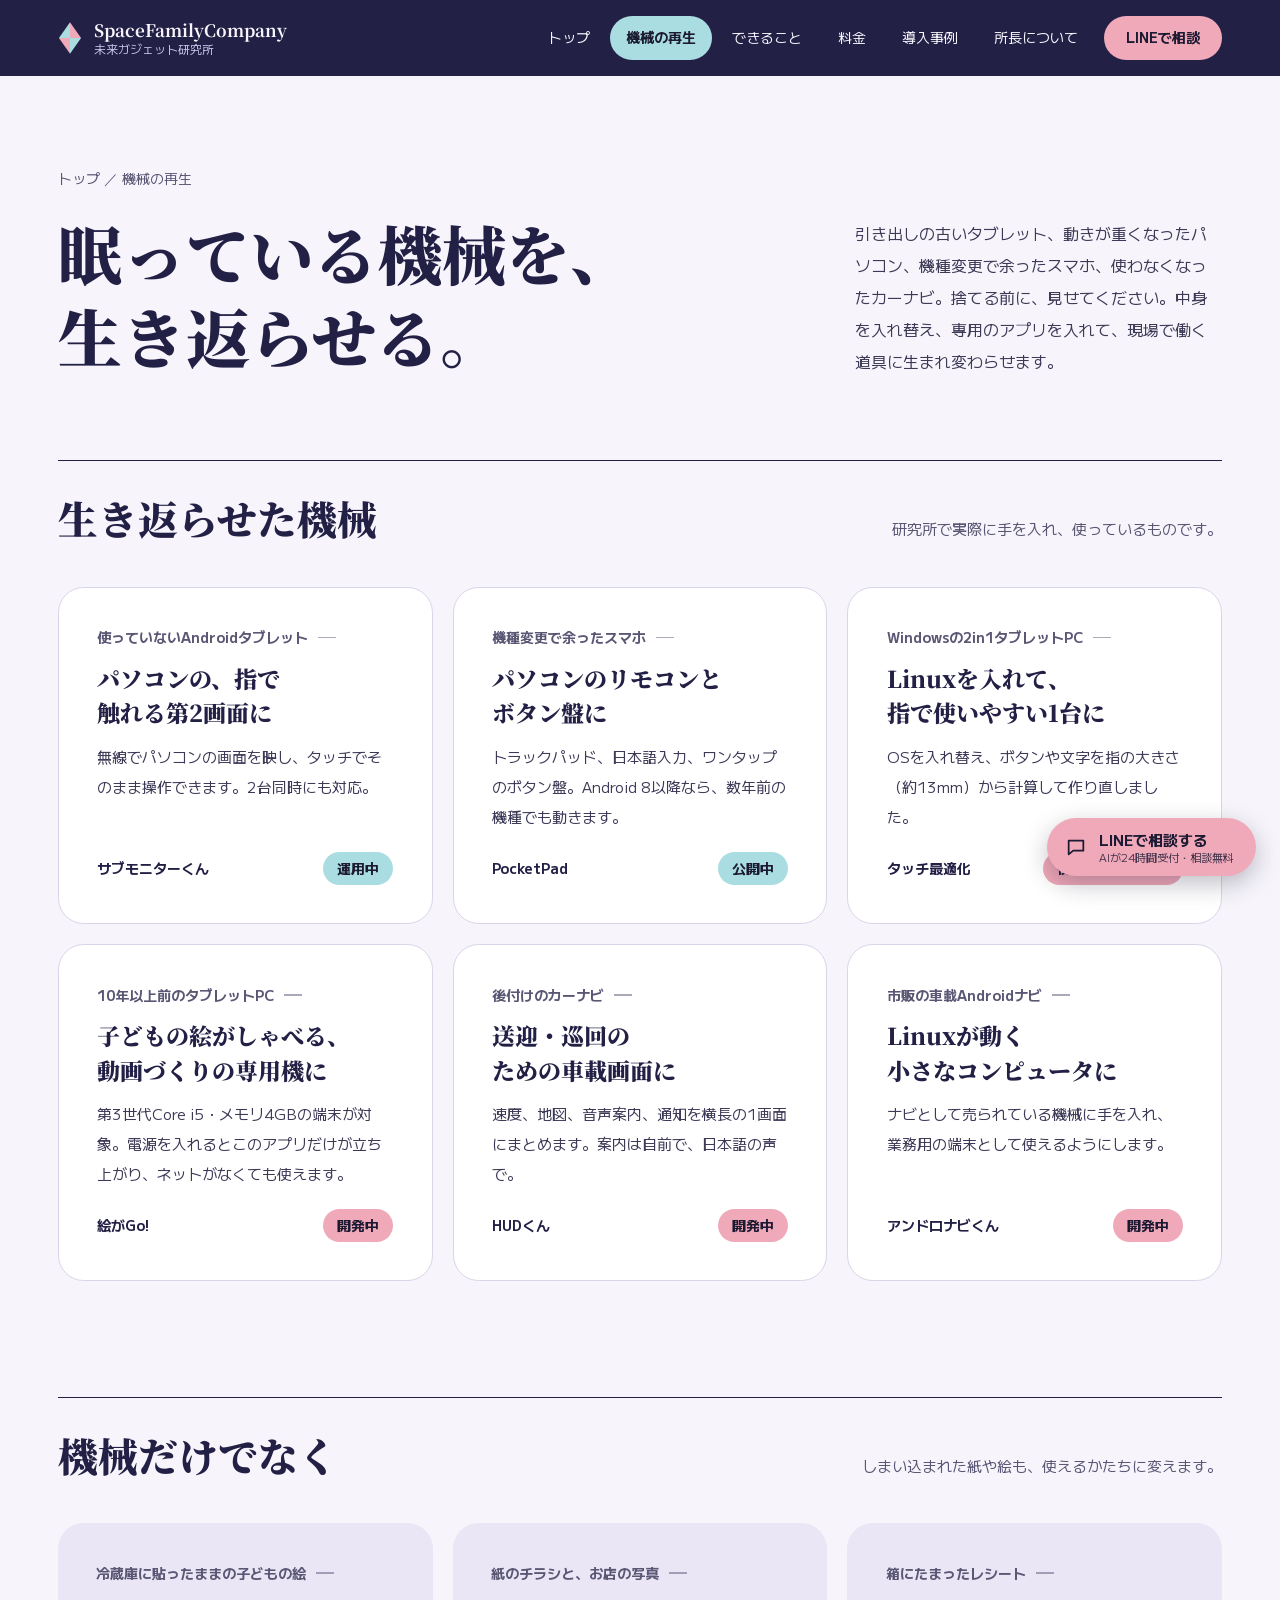
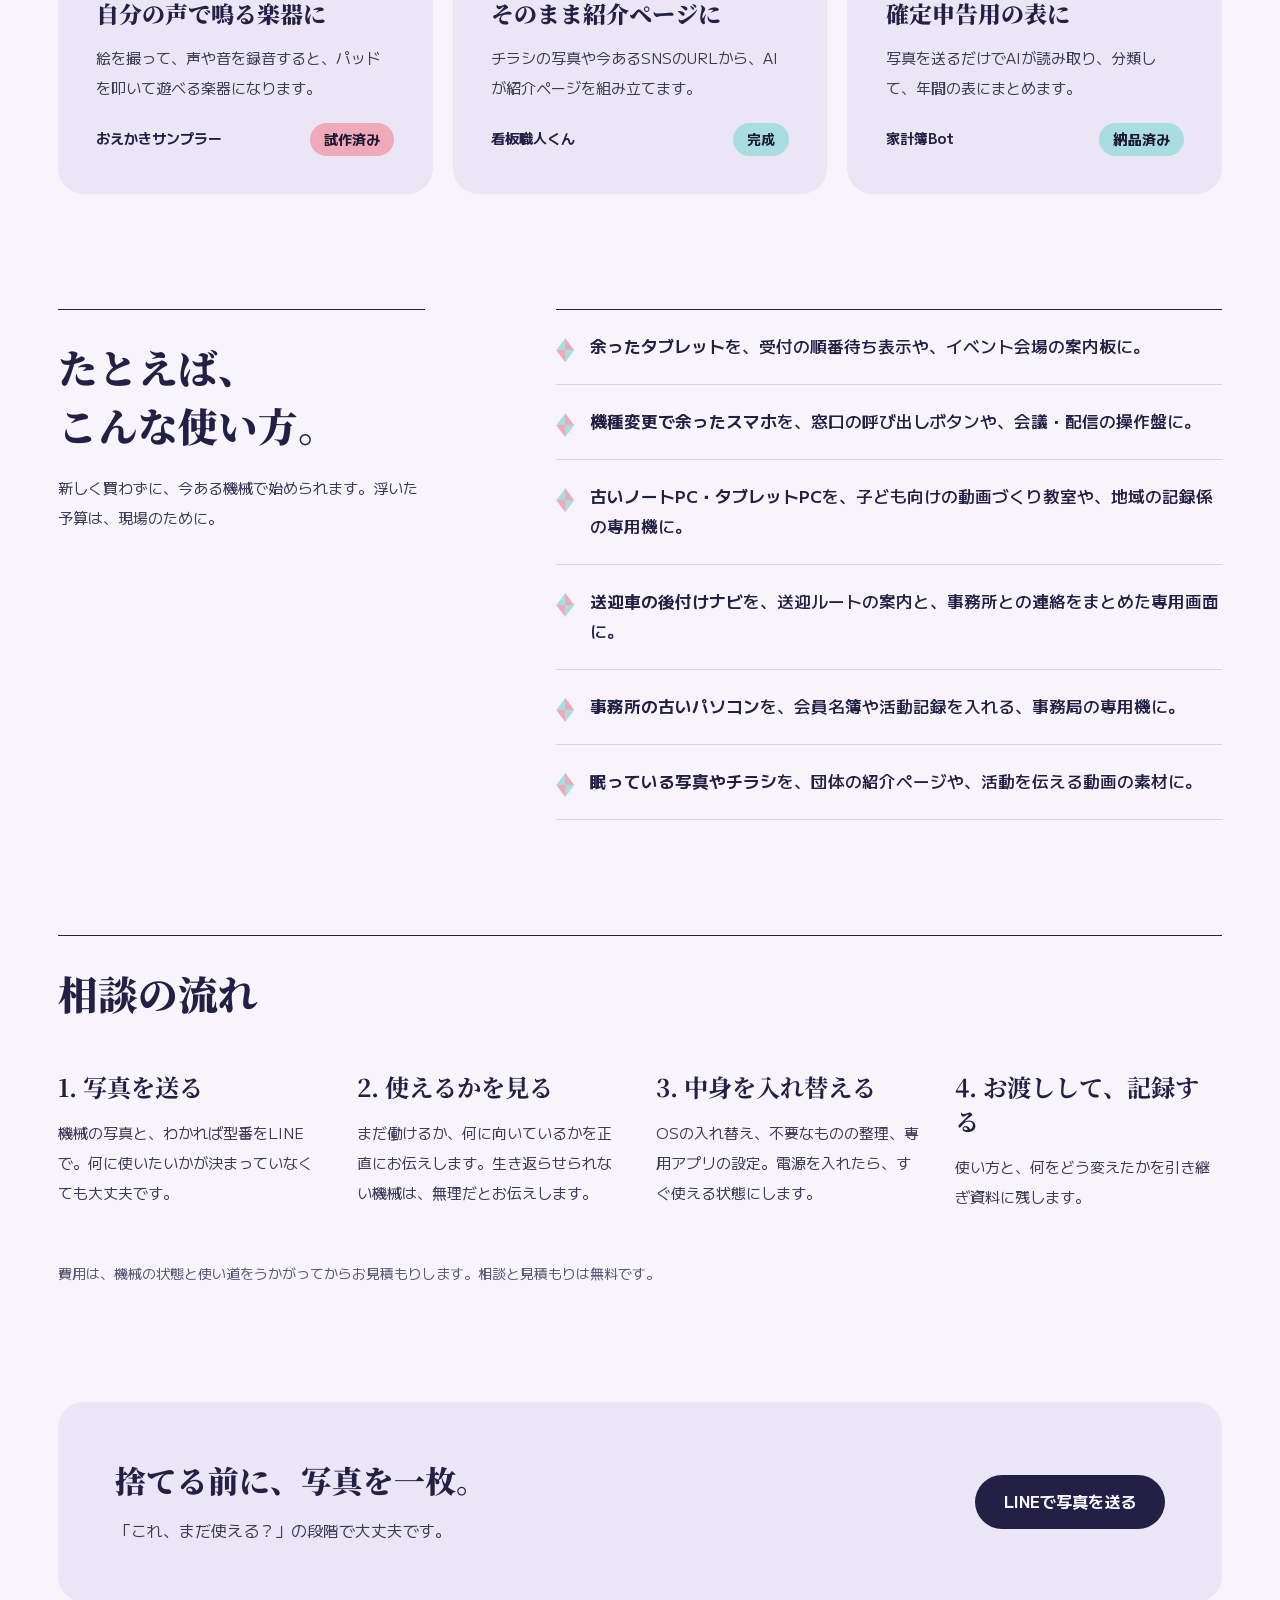
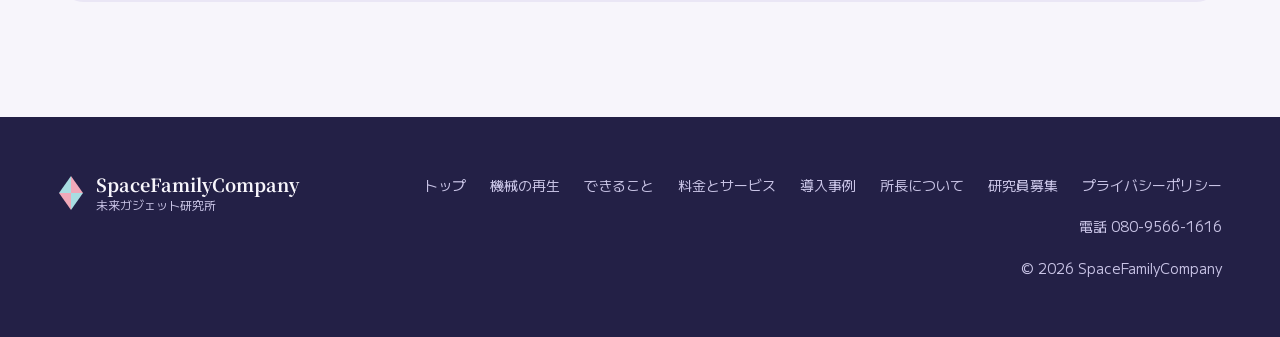
<file: upcycle.html>
<!doctype html>
<html lang="ja">
<head>
<meta charset="utf-8">
<meta name="viewport" content="width=device-width, initial-scale=1">
<title>眠っている機械を、生き返らせる｜SpaceFamilyCompany</title>
<meta name="description" content="使っていないタブレット、古いパソコン、余ったスマホ、カーナビ。捨てる前に見せてください。中身を入れ替え、専用のアプリを入れて、現場で働く道具に生まれ変わらせます。">
<meta property="og:title" content="眠っている機械を、生き返らせる｜SpaceFamilyCompany">
<meta property="og:description" content="使っていないタブレット、古いパソコン、余ったスマホ、カーナビ。捨てる前に見せてください。中身を入れ替え、専用のアプリを入れて、現場で働く道具に生まれ変わらせます。">
<meta property="og:image" content="https://yousayrock.github.io/SpaceFamilyCompany/assets/logo.jpg">
<link rel="icon" href="data:image/svg+xml,%3Csvg xmlns='http://www.w3.org/2000/svg' viewBox='0 0 26 36'%3E%3Cpolygon points='13,1 1,18 13,18' fill='%23A9DDE2'/%3E%3Cpolygon points='13,1 25,18 13,18' fill='%23F0A9B9'/%3E%3Cpolygon points='1,18 13,35 13,18' fill='%23F0A9B9'/%3E%3Cpolygon points='25,18 13,35 13,18' fill='%23A9DDE2'/%3E%3C/svg%3E">
<link rel="preconnect" href="https://fonts.googleapis.com">
<link href="https://fonts.googleapis.com/css2?family=Noto+Serif+JP:wght@500;700;900&amp;family=M+PLUS+1:wght@400;500;700&amp;display=swap" rel="stylesheet">
<link rel="stylesheet" href="assets/site.css?v=6">
</head>
<body>
<a class="skip" href="#main">本文へ移動</a>
<div class="page">
<header class="site-header"><div class="wrap">
<a class="brand" href="index.html"><svg class="gem" width="24" height="34" viewBox="0 0 26 36" aria-hidden="true"><polygon points="13,1 1,18 13,18" fill="#A9DDE2"/><polygon points="13,1 25,18 13,18" fill="#F0A9B9"/><polygon points="1,18 13,35 13,18" fill="#F0A9B9"/><polygon points="25,18 13,35 13,18" fill="#A9DDE2"/></svg><span><b>SpaceFamilyCompany</b><small>未来ガジェット研究所</small></span></a>
<button class="menu-btn" type="button" aria-expanded="false" aria-controls="nav">メニュー<svg width="16" height="16" viewBox="0 0 16 16" aria-hidden="true" fill="none" stroke="currentColor" stroke-width="1.8" stroke-linecap="round"><line x1="2" y1="4" x2="14" y2="4"/><line x1="2" y1="8" x2="14" y2="8"/><line x1="2" y1="12" x2="14" y2="12"/></svg></button>
<nav id="nav" class="nav" aria-label="メインメニュー">
<a href="index.html">トップ</a><a href="upcycle.html" aria-current="page">機械の再生</a><a href="can-do.html">できること</a><a href="pricing.html">料金</a><a href="case-roadtalk.html">導入事例</a><a href="profile.html">所長について</a><a class="nav-cta" href="https://line.me/R/oaMessage/@699xcssc/?%E7%9B%B8%E8%AB%87%E3%81%97%E3%81%9F%E3%81%84%E3%81%A7%E3%81%99" target="_blank" rel="noopener">LINEで相談</a>
</nav>
</div></header>
<main id="main">

<section class="page-hero">
<div class="wrap grid12 align-end">
<div class="span-7 stack" style="--gap:20px">
<a class="crumb" href="index.html">トップ ／ 機械の再生</a>
<h1 class="t-h1 ink-text"><span class="nw">眠っている機械を、</span><br><span class="nw">生き返らせる。</span></h1>
</div>
<p class="from-9 lead">引き出しの古いタブレット、動きが重くなったパソコン、機種変更で余ったスマホ、使わなくなったカーナビ。捨てる前に、見せてください。中身を入れ替え、専用のアプリを入れて、現場で働く道具に生まれ変わらせます。</p>
</div>
</section>

<section class="sec">
<div class="wrap stack" style="--gap:40px">
<div class="sec-head"><h2 class="t-h2">生き返らせた機械</h2><p>研究所で実際に手を入れ、使っているものです。</p></div>
<div class="cards cards--3">
<article class="card card--white reborn">
<p class="reborn-from">使っていないAndroidタブレット</p>
<h3 class="t-h3">パソコンの、指で触れる第2画面に</h3>
<p class="body">無線でパソコンの画面を映し、タッチでそのまま操作できます。2台同時にも対応。</p>
<div class="reborn-foot"><b>サブモニターくん</b><span class="pill is-done">運用中</span></div>
</article>
<article class="card card--white reborn">
<p class="reborn-from">機種変更で余ったスマホ</p>
<h3 class="t-h3">パソコンのリモコンとボタン盤に</h3>
<p class="body">トラックパッド、日本語入力、ワンタップのボタン盤。Android 8以降なら、数年前の機種でも動きます。</p>
<div class="reborn-foot"><b>PocketPad</b><span class="pill is-done">公開中</span></div>
</article>
<article class="card card--white reborn">
<p class="reborn-from">Windowsの2in1タブレットPC</p>
<h3 class="t-h3">Linuxを入れて、指で使いやすい1台に</h3>
<p class="body">OSを入れ替え、ボタンや文字を指の大きさ（約13mm）から計算して作り直しました。</p>
<div class="reborn-foot"><b>タッチ最適化</b><span class="pill is-wip">使いながら改良中</span></div>
</article>
<article class="card card--white reborn">
<p class="reborn-from">10年以上前のタブレットPC</p>
<h3 class="t-h3">子どもの絵がしゃべる、動画づくりの専用機に</h3>
<p class="body">第3世代Core i5・メモリ4GBの端末が対象。電源を入れるとこのアプリだけが立ち上がり、ネットがなくても使えます。</p>
<div class="reborn-foot"><b>絵がGo!</b><span class="pill is-wip">開発中</span></div>
</article>
<article class="card card--white reborn">
<p class="reborn-from">後付けのカーナビ</p>
<h3 class="t-h3">送迎・巡回のための車載画面に</h3>
<p class="body">速度、地図、音声案内、通知を横長の1画面にまとめます。案内は自前で、日本語の声で。</p>
<div class="reborn-foot"><b>HUDくん</b><span class="pill is-wip">開発中</span></div>
</article>
<article class="card card--white reborn">
<p class="reborn-from">市販の車載Androidナビ</p>
<h3 class="t-h3">Linuxが動く小さなコンピュータに</h3>
<p class="body">ナビとして売られている機械に手を入れ、業務用の端末として使えるようにします。</p>
<div class="reborn-foot"><b>アンドロナビくん</b><span class="pill is-wip">開発中</span></div>
</article>
</div>
</div>
</section>

<section class="sec">
<div class="wrap stack" style="--gap:40px">
<div class="sec-head"><h2 class="t-h2">機械だけでなく</h2><p>しまい込まれた紙や絵も、使えるかたちに変えます。</p></div>
<div class="cards cards--3">
<article class="card card--lilac reborn">
<p class="reborn-from">冷蔵庫に貼ったままの子どもの絵</p>
<h3 class="t-h3">自分の声で鳴る楽器に</h3>
<p class="body">絵を撮って、声や音を録音すると、パッドを叩いて遊べる楽器になります。</p>
<div class="reborn-foot"><b>おえかきサンプラー</b><span class="pill is-wip">試作済み</span></div>
</article>
<article class="card card--lilac reborn">
<p class="reborn-from">紙のチラシと、お店の写真</p>
<h3 class="t-h3">そのまま紹介ページに</h3>
<p class="body">チラシの写真や今あるSNSのURLから、AIが紹介ページを組み立てます。</p>
<div class="reborn-foot"><b>看板職人くん</b><span class="pill is-done">完成</span></div>
</article>
<article class="card card--lilac reborn">
<p class="reborn-from">箱にたまったレシート</p>
<h3 class="t-h3">確定申告用の表に</h3>
<p class="body">写真を送るだけでAIが読み取り、分類して、年間の表にまとめます。</p>
<div class="reborn-foot"><b>家計簿Bot</b><span class="pill is-done">納品済み</span></div>
</article>
</div>
</div>
</section>

<section class="sec"><div class="wrap grid12">
<div class="span-4 stack rule-top" style="--gap:20px">
<h2 class="t-h2">たとえば、<br>こんな使い方。</h2>
<p class="body">新しく買わずに、今ある機械で始められます。浮いた予算は、現場のために。</p>
</div>
<ul class="ticks ticks--rule from-6">
<li><span><b>余ったタブレット</b>を、受付の順番待ち表示や、イベント会場の案内板に。</span></li><li><span><b>機種変更で余ったスマホ</b>を、窓口の呼び出しボタンや、会議・配信の操作盤に。</span></li><li><span><b>古いノートPC・タブレットPC</b>を、子ども向けの動画づくり教室や、地域の記録係の専用機に。</span></li><li><span><b>送迎車の後付けナビ</b>を、送迎ルートの案内と、事務所との連絡をまとめた専用画面に。</span></li><li><span><b>事務所の古いパソコン</b>を、会員名簿や活動記録を入れる、事務局の専用機に。</span></li><li><span><b>眠っている写真やチラシ</b>を、団体の紹介ページや、活動を伝える動画の素材に。</span></li>
</ul>
</div></section>

<section class="sec" id="flow"><div class="wrap stack" style="--gap:48px">
<div class="sec-head"><h2 class="t-h2">相談の流れ</h2></div>
<ol class="flow flow--4">
<li><b>1. 写真を送る</b><span class="body">機械の写真と、わかれば型番をLINEで。何に使いたいかが決まっていなくても大丈夫です。</span></li>
<li><b>2. 使えるかを見る</b><span class="body">まだ働けるか、何に向いているかを正直にお伝えします。生き返らせられない機械は、無理だとお伝えします。</span></li>
<li><b>3. 中身を入れ替える</b><span class="body">OSの入れ替え、不要なものの整理、専用アプリの設定。電源を入れたら、すぐ使える状態にします。</span></li>
<li><b>4. お渡しして、記録する</b><span class="body">使い方と、何をどう変えたかを引き継ぎ資料に残します。</span></li>
</ol>
<p class="note">費用は、機械の状態と使い道をうかがってからお見積もりします。相談と見積もりは無料です。</p>
</div></section>

<section class="sec">
<div class="wrap">
<div class="cta-band sec--lilac">
<div class="stack" style="--gap:12px"><h2 class="t-h2">捨てる前に、写真を一枚。</h2><p class="body">「これ、まだ使える？」の段階で大丈夫です。</p></div>
<a class="btn btn--ink" href="https://line.me/R/oaMessage/@699xcssc/?%E6%A9%9F%E6%A2%B0%E3%82%92%E8%A6%8B%E3%81%A6%E3%81%BB%E3%81%97%E3%81%84%E3%81%A7%E3%81%99" target="_blank" rel="noopener">LINEで写真を送る</a>
</div>
</div>
</section>

</main>
<footer class="site-footer"><div class="wrap">
<a class="brand" href="index.html"><svg class="gem" width="26" height="36" viewBox="0 0 26 36" aria-hidden="true"><polygon points="13,1 1,18 13,18" fill="#A9DDE2"/><polygon points="13,1 25,18 13,18" fill="#F0A9B9"/><polygon points="1,18 13,35 13,18" fill="#F0A9B9"/><polygon points="25,18 13,35 13,18" fill="#A9DDE2"/></svg><span><b>SpaceFamilyCompany</b><small>未来ガジェット研究所</small></span></a>
<div class="foot-side">
<nav class="foot-nav" aria-label="フッターメニュー"><a href="index.html">トップ</a><a href="upcycle.html">機械の再生</a><a href="can-do.html">できること</a><a href="pricing.html">料金とサービス</a><a href="case-roadtalk.html">導入事例</a><a href="profile.html">所長について</a><a href="recruit.html">研究員募集</a><a href="privacy.html">プライバシーポリシー</a></nav>
<a class="foot-tel" href="tel:08095661616">電話 080-9566-1616</a>
<span>© 2026 SpaceFamilyCompany</span>
</div>
</div></footer>
</div>
<script src="assets/site.js?v=2"></script>
</body>
</html>
</file>
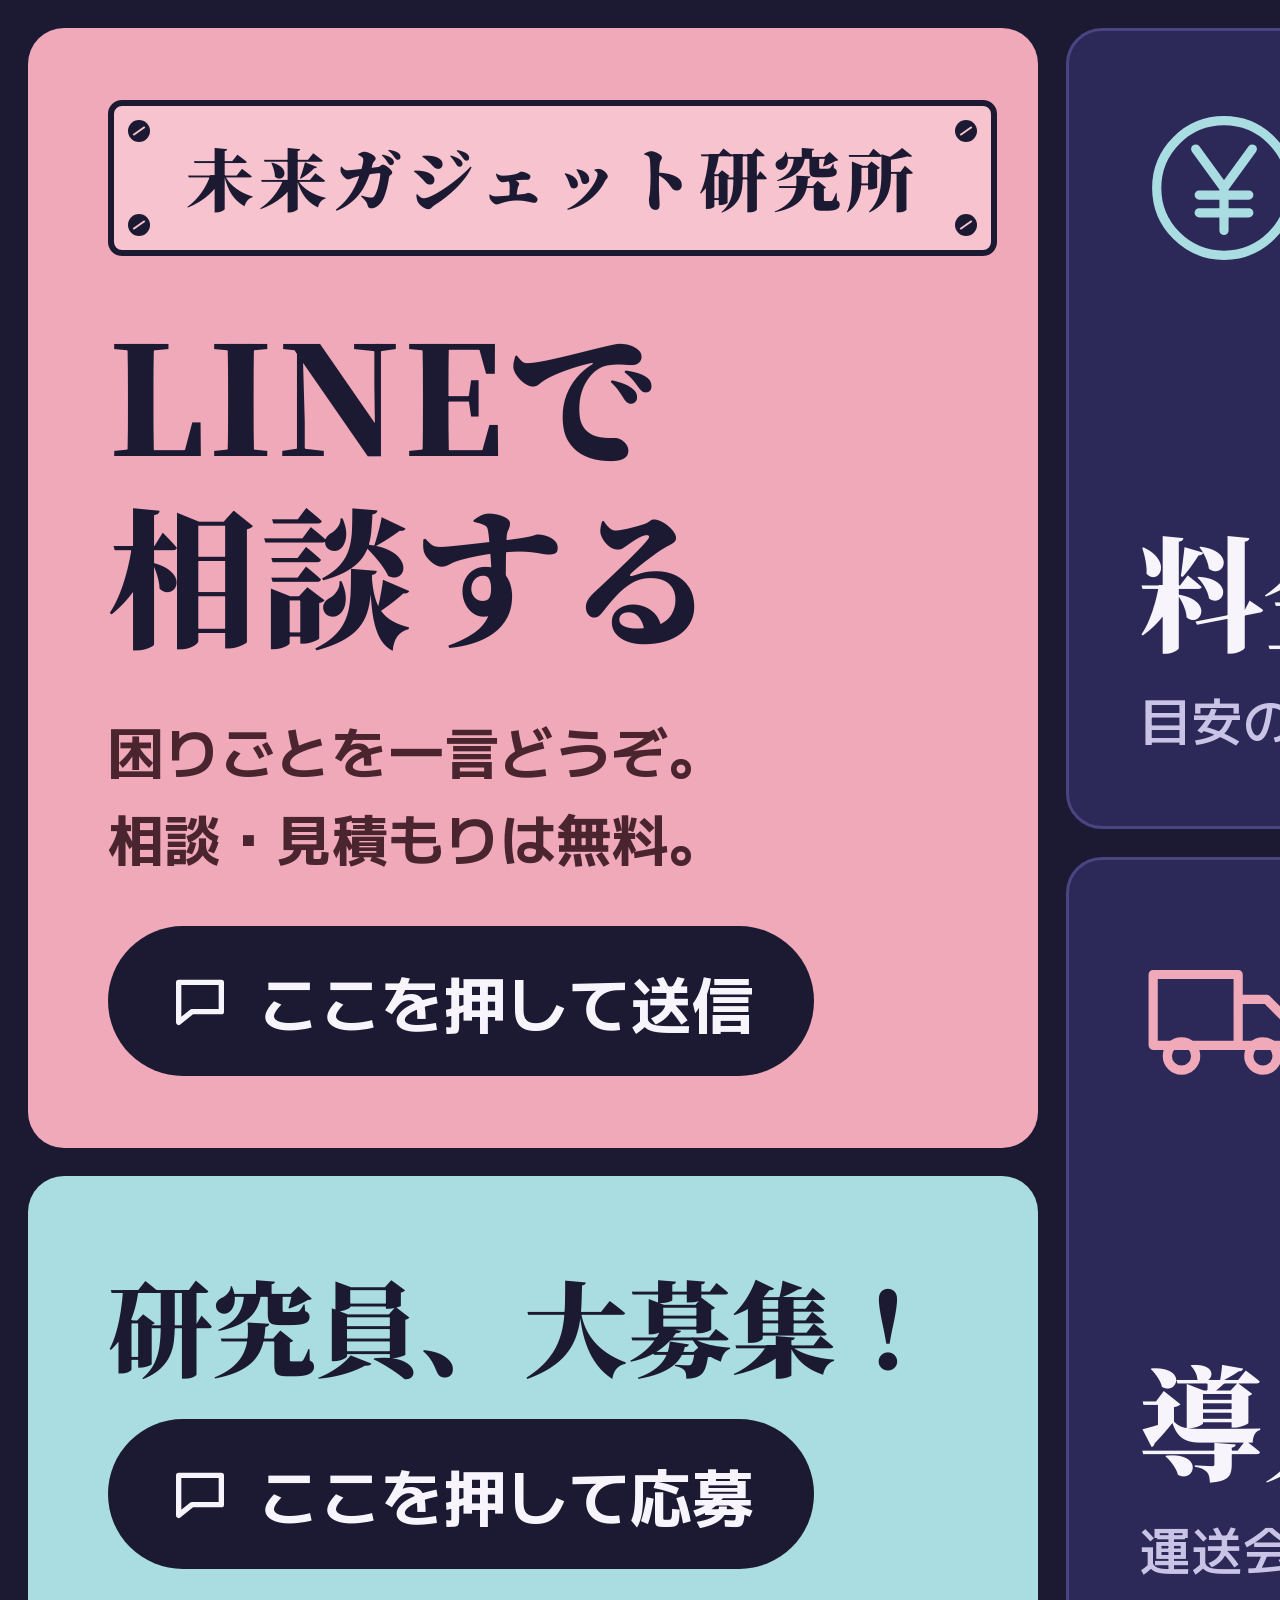
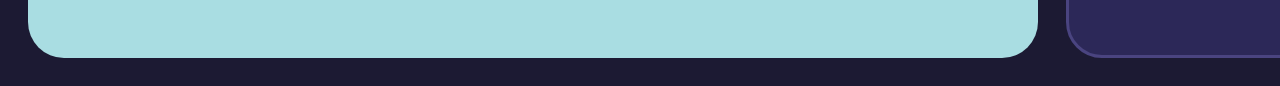
<file: line/richmenu.html>
<!doctype html>
<html lang="ja">
<head>
<meta charset="utf-8">
<title>LINEリッチメニュー（2500×1686）</title>
<meta name="robots" content="noindex">
<link href="https://fonts.googleapis.com/css2?family=Noto+Serif+JP:wght@700;900&amp;family=M+PLUS+1:wght@500;700&amp;display=swap" rel="stylesheet">
<style>
/* LINEリッチメニューの画像の元データ。2500×1686のJPEGに書き出す。
   考え方：研究所のガジェットの操作盤。紺の盤の上にキーが並び、左上に研究所の銘板がねじ留めされている。
   ボタンの決まり：LINEでメッセージを送るキーは丸い帯（.chip）、ページを開くキーは右上の矢印の丸（.arrow）。
   タップ領域は line/richmenu.json の areas と一致させること（キーの間の溝は、隣り合うキーで半分ずつ分ける）。 */
:root{--board:#1C1A33;--key:#2C2858;--key-line:#4A4480;--ink:#232046;--ink-deep:#1C1A33;--paper:#F7F5FB;--cyan:#A9DDE2;--pink:#F0A9B9;--muted:#C9C4E6;--pink-text:#4A2530;--cyan-text:#1F3F44}
*{box-sizing:border-box;margin:0}
html,body{width:2500px;height:1686px;overflow:hidden;background:var(--board)}
body{font-family:'M PLUS 1',sans-serif;color:var(--paper)}
.board{display:grid;grid-template-columns:1010px 689px 689px;grid-template-rows:801px 801px;gap:28px;padding:28px;width:2500px;height:1686px}
.key{border-radius:36px;position:relative;overflow:hidden}

/* 左：相談と研究員募集 */
.left{grid-row:1/3;display:flex;flex-direction:column;gap:28px}
.consult{height:1120px;background:var(--pink);color:var(--ink-deep);padding:72px 80px;display:flex;flex-direction:column;justify-content:space-between}
.recruit{flex:1;background:var(--cyan);color:var(--ink-deep);padding:56px 80px;display:flex;flex-direction:column;justify-content:center;gap:34px}

/* 銘板：この操作盤でいちばん目立たせる一か所 */
.plate{align-self:flex-start;position:relative;border:6px solid var(--ink-deep);border-radius:14px;padding:30px 72px 32px;background:#F6C3CE}
.plate b{display:block;font-family:'Noto Serif JP',serif;font-weight:900;font-size:68px;line-height:1.2;letter-spacing:.08em;white-space:nowrap}
.screw{position:absolute;width:22px;height:22px;border-radius:50%;background:var(--ink-deep)}
.screw::after{content:"";position:absolute;left:4px;right:4px;top:10px;height:2px;background:#F6C3CE;transform:rotate(-35deg)}
.screw.tl{left:14px;top:14px}.screw.tr{right:14px;top:14px}.screw.bl{left:14px;bottom:14px}.screw.br{right:14px;bottom:14px}

.consult h1{font-family:'Noto Serif JP',serif;font-weight:900;font-size:150px;line-height:1.2;letter-spacing:.02em}
.consult p{font-size:56px;font-weight:700;line-height:1.55;white-space:nowrap;color:var(--pink-text)}
.recruit h2{font-family:'Noto Serif JP',serif;font-weight:900;font-size:104px;line-height:1.15;white-space:nowrap}

.chip{display:inline-flex;align-items:center;gap:26px;align-self:flex-start;background:var(--ink-deep);color:var(--paper);border-radius:999px;padding:30px 60px;font-size:62px;font-weight:700}
.chip svg{width:64px;height:64px}

/* 右：ページを開く4つのキー */
.nav{background:var(--key);border:3px solid var(--key-line);padding:72px 70px 70px;display:flex;flex-direction:column;justify-content:space-between}
.nav .icon{width:170px;height:170px}
.nav b{display:block;font-family:'Noto Serif JP',serif;font-weight:900;font-size:124px;line-height:1.2;white-space:nowrap}
.nav small{display:block;font-size:52px;font-weight:500;color:var(--muted);margin-top:18px;white-space:nowrap}
.arrow{position:absolute;right:66px;top:76px;width:88px;height:88px;border-radius:50%;border:5px solid var(--key-line);display:flex;align-items:center;justify-content:center}
.arrow svg{width:42px;height:42px}
</style>
</head>
<body>
<div class="board">

<div class="left">
<div class="key consult">
<div class="plate"><i class="screw tl"></i><i class="screw tr"></i><i class="screw bl"></i><i class="screw br"></i><b>未来ガジェット研究所</b></div>
<h1>LINEで<br>相談する</h1>
<p>困りごとを一言どうぞ。<br>相談・見積もりは無料。</p>
<span class="chip"><svg viewBox="0 0 24 24" fill="none" stroke="currentColor" stroke-width="2" stroke-linejoin="round"><path d="M4 5h16v11H9l-5 4z"/></svg>ここを押して送信</span>
</div>
<div class="key recruit">
<h2>研究員、大募集！</h2>
<span class="chip"><svg viewBox="0 0 24 24" fill="none" stroke="currentColor" stroke-width="2" stroke-linejoin="round"><path d="M4 5h16v11H9l-5 4z"/></svg>ここを押して応募</span>
</div>
</div>

<div class="key nav">
<svg class="icon" viewBox="0 0 48 48" fill="none" stroke="#A9DDE2" stroke-width="2.6" stroke-linecap="round" stroke-linejoin="round"><circle cx="24" cy="24" r="19"/><path d="M16 13l8 11 8-11M24 24v12M17 26h14M17 31h14"/></svg>
<span class="arrow"><svg viewBox="0 0 24 24" fill="none" stroke="#F7F5FB" stroke-width="3" stroke-linecap="round" stroke-linejoin="round"><path d="M9 5l7 7-7 7"/></svg></span>
<div><b>料金</b><small>目安の金額</small></div>
</div>

<div class="key nav">
<svg class="icon" viewBox="0 0 48 48"><polygon points="24,3 8,24 24,24" fill="#A9DDE2"/><polygon points="24,3 40,24 24,24" fill="#F0A9B9"/><polygon points="8,24 24,45 24,24" fill="#F0A9B9"/><polygon points="40,24 24,45 24,24" fill="#A9DDE2"/></svg>
<span class="arrow"><svg viewBox="0 0 24 24" fill="none" stroke="#F7F5FB" stroke-width="3" stroke-linecap="round" stroke-linejoin="round"><path d="M9 5l7 7-7 7"/></svg></span>
<div><b>発明品</b><small>つくった道具</small></div>
</div>

<div class="key nav">
<svg class="icon" viewBox="0 0 48 48" fill="none" stroke="#F0A9B9" stroke-width="2.6" stroke-linecap="round" stroke-linejoin="round"><path d="M4 12h24v20H4zM28 19h8l7 7v6H28z"/><circle cx="12" cy="35" r="4"/><circle cx="35" cy="35" r="4"/></svg>
<span class="arrow"><svg viewBox="0 0 24 24" fill="none" stroke="#F7F5FB" stroke-width="3" stroke-linecap="round" stroke-linejoin="round"><path d="M9 5l7 7-7 7"/></svg></span>
<div><b>導入事例</b><small>運送会社の連絡網</small></div>
</div>

<div class="key nav">
<svg class="icon" viewBox="0 0 48 48" fill="none" stroke="#A9DDE2" stroke-width="2.6" stroke-linecap="round" stroke-linejoin="round"><circle cx="24" cy="16" r="8"/><path d="M8 43c1.5-9 8-14 16-14s14.5 5 16 14"/></svg>
<span class="arrow"><svg viewBox="0 0 24 24" fill="none" stroke="#F7F5FB" stroke-width="3" stroke-linecap="round" stroke-linejoin="round"><path d="M9 5l7 7-7 7"/></svg></span>
<div><b>所長紹介</b><small>白キジ猫トムと旅する</small></div>
</div>

</div>
</body>
</html>
</file>
<file: assets/site.css>
/* SpaceFamilyCompany｜未来ガジェット研究所 共通スタイル
   色・書体・余白はここで一元管理します。 */

:root{
  --ink:#232046;        /* 紺：見出し・濃い面 */
  --ink-deep:#1C1A33;   /* 本文の最も濃い色 */
  --ink-panel:#3B3470;  /* 紺の上に置く面 */
  --ink-line:#5A548F;   /* 紺の上の罫線 */
  --paper:#F7F5FB;      /* 地の色 */
  --lilac:#EAE6F5;      /* 淡い面 */
  --white:#FFFFFF;
  --cyan:#A9DDE2;       /* ロゴの水色 */
  --pink:#F0A9B9;       /* ロゴの桃色 */
  --cyan-text:#24474C;  /* 水色の面の上の本文 */
  --pink-text:#4A2530;  /* 桃色の面の上の本文 */
  --line:#D9D5E8;
  --line-strong:#C9C4E0;
  --field:#B9B4D3;
  --text:#3D3A57;
  --muted:#5A5775;
  --on-ink:#D6D2EC;
  --on-ink-muted:#C9C4E6;
  --link:#4A3F8F;

  --serif:'Noto Serif JP','Hiragino Mincho ProN','Yu Mincho',serif;
  --sans:'M PLUS 1','Hiragino Sans','Yu Gothic UI','Meiryo',sans-serif;
  --hand:'Klee One','Hiragino Maru Gothic ProN',cursive;

  --gutter:clamp(16px,4.5vw,64px);
  --sec:clamp(72px,9vw,136px);
  --radius:clamp(20px,2vw,28px);
  --maxw:1440px;
}

*,*::before,*::after{box-sizing:border-box}
html{scroll-behavior:smooth;-webkit-text-size-adjust:100%}
body{margin:0;background:var(--paper);color:var(--ink-deep);font-family:var(--sans);font-size:16px;line-height:1.8;overflow-x:hidden}
img{max-width:100%;height:auto;display:block}
a{color:var(--link)}
a:hover{color:var(--ink)}
a:focus-visible,button:focus-visible,input:focus-visible,textarea:focus-visible,summary:focus-visible{outline:3px solid var(--pink);outline-offset:2px}
h1,h2,h3{text-wrap:balance;word-break:auto-phrase}
p{margin:0}
.sr-only{position:absolute;width:1px;height:1px;overflow:hidden;clip:rect(0 0 0 0);white-space:nowrap}
.skip{position:absolute;left:8px;top:-60px;z-index:50;background:var(--pink);color:var(--ink-deep);padding:10px 16px;border-radius:999px;font-weight:700}
.skip:focus{top:8px}
@media (prefers-reduced-motion:reduce){html{scroll-behavior:auto}*{transition:none!important;animation:none!important}}

/* ---------- 骨組み ---------- */
.page{min-height:100vh;display:flex;flex-direction:column}
.page>main{flex:1}
.wrap{width:100%;max-width:var(--maxw);margin-inline:auto;padding-inline:var(--gutter)}
.sec{padding-block:0 var(--sec)}
.sec--pad{padding-block:var(--sec)}
.sec--ink{background:var(--ink);color:var(--paper)}
.sec--lilac{background:var(--lilac)}
.stack{display:flex;flex-direction:column;gap:var(--gap,24px)}

/* 12列グリッド。狭い画面では1列に積む */
.grid12{display:grid;grid-template-columns:minmax(0,1fr);row-gap:40px}
.grid12>*{grid-column:1/-1}
@media (min-width:960px){
  .grid12{grid-template-columns:repeat(12,minmax(0,1fr));column-gap:32px}
  .span-4{grid-column:span 4}
  .span-5{grid-column:span 5}
  .span-7{grid-column:span 7}
  .span-8{grid-column:span 8}
  .from-6{grid-column:6/span 7}
  .from-7{grid-column:7/span 6}
  .from-9{grid-column:9/span 4}
  .align-end{align-items:end}
  .align-center{align-items:center}
}

/* ---------- 文字 ---------- */
.serif{font-family:var(--serif)}
.t-display{margin:0;font-family:var(--serif);font-weight:900;font-size:clamp(40px,6.2vw,88px);line-height:1.3;letter-spacing:.01em;color:var(--ink)}
.t-h1{margin:0;font-family:var(--serif);font-weight:900;font-size:clamp(36px,5vw,72px);line-height:1.3;color:inherit}
.t-h2{margin:0;font-family:var(--serif);font-weight:900;font-size:clamp(28px,3.1vw,44px);line-height:1.45;color:inherit}
.t-h3{margin:0;font-family:var(--serif);font-weight:900;font-size:clamp(22px,2vw,28px);line-height:1.5;color:inherit}
.t-h4{margin:0;font-size:clamp(19px,1.6vw,22px);font-weight:700;line-height:1.6;color:var(--ink)}
.lead{font-size:clamp(16px,1.2vw,17px);line-height:2;color:var(--text);max-width:40em}
.body{font-size:15px;line-height:2;color:var(--text)}
.note{font-size:14px;line-height:1.9;color:var(--muted)}
.ink-text{color:var(--ink)}
.sec--ink .lead,.sec--ink .body,.card--ink .body{color:var(--on-ink)}
.eyebrow{font-size:14px;font-weight:700;letter-spacing:.06em;color:var(--muted)}
.crumb{font-size:14px;color:var(--muted);text-decoration:none}
.crumb:hover{text-decoration:underline}
.sec--ink .crumb{color:var(--on-ink-muted)}

/* 見出しの行：上の罫線＋右に添え書き */
.sec-head{display:flex;flex-wrap:wrap;align-items:baseline;justify-content:space-between;gap:8px 32px;border-top:1.5px solid var(--ink);padding-top:28px;color:var(--ink)}
.sec-head p{font-size:15px;color:var(--muted);line-height:1.8}

/* ---------- ボタン ---------- */
.btns{display:flex;flex-wrap:wrap;gap:12px}
.btn{display:inline-flex;align-items:center;justify-content:center;gap:10px;min-height:54px;padding:0 28px;border-radius:999px;font-family:inherit;font-size:16px;font-weight:700;text-decoration:none;border:1.5px solid transparent;cursor:pointer;transition:transform .15s ease,background-color .15s ease}
.btn:hover{transform:translateY(-1px)}
.btn--ink{background:var(--ink);color:var(--paper)}
.btn--ink:hover{background:var(--ink-deep);color:var(--paper)}
.btn--pink{background:var(--pink);color:var(--ink-deep)}
.btn--pink:hover{color:var(--ink-deep);background:#F5BCC9}
.btn--outline{border-color:var(--ink);color:var(--ink);background:transparent}
.btn--outline:hover{background:var(--ink);color:var(--paper)}
.btn--block{width:100%}
.self-start{align-self:flex-start}

/* ---------- 菱形マーク ---------- */
.gem{flex-shrink:0}
.ticks{margin:0;padding:0;list-style:none}
.ticks li{display:flex;gap:16px;padding:22px 0;border-bottom:1px solid var(--line);font-size:clamp(16px,1.3vw,18px);line-height:1.8;color:var(--ink);font-weight:500}
.ticks .gem{margin-top:6px}
.dots{margin:0;padding:0;list-style:none;display:flex;flex-direction:column;gap:8px;font-size:15px;color:var(--text)}
.dots li{display:flex;gap:12px;align-items:baseline}
.dots li::before{content:"";width:8px;height:8px;background:var(--cyan);transform:rotate(45deg) translateY(-2px);flex-shrink:0}

/* ---------- ヘッダー ---------- */
.site-header{background:var(--ink);color:var(--paper);position:sticky;top:0;z-index:20}
.site-header .wrap{display:flex;align-items:center;justify-content:space-between;gap:16px;min-height:76px}
.brand{display:flex;align-items:center;gap:12px;color:var(--paper);text-decoration:none;flex-shrink:0}
.brand:hover{color:var(--paper)}
.brand b{display:block;font-family:var(--serif);font-size:17px;font-weight:700;line-height:1.3}
.brand small{display:block;font-size:12px;color:var(--on-ink-muted);line-height:1.3}
.nav{display:flex;align-items:center;gap:4px;font-size:14px}
.nav a{display:inline-flex;align-items:center;min-height:44px;padding:0 16px;color:var(--paper);text-decoration:none;border-radius:999px;white-space:nowrap}
.nav a:hover{background:var(--ink-panel);color:var(--paper)}
.nav a[aria-current="page"]{background:var(--cyan);color:var(--ink-deep);font-weight:700}
.nav .nav-cta{background:var(--pink);color:var(--ink-deep);font-weight:700;padding:0 22px;margin-left:6px}
.nav .nav-cta:hover{background:#F5BCC9;color:var(--ink-deep)}
@media (min-width:960px) and (max-width:1159px){.nav{gap:2px}.nav a{padding:0 11px}.nav .nav-cta{padding:0 16px;margin-left:4px}}
.menu-btn{display:none}

@media (max-width:959px){
  .menu-btn{display:inline-flex;align-items:center;gap:8px;min-height:44px;padding:0 16px;border-radius:999px;border:1px solid var(--ink-line);background:transparent;color:var(--paper);font:inherit;font-size:14px;font-weight:700;cursor:pointer}
  .menu-btn svg{transition:transform .2s ease}
  .menu-btn[aria-expanded="true"] svg{transform:rotate(90deg)}
  .site-header .wrap{flex-wrap:wrap}
  .nav{display:none;width:100%;flex-direction:column;align-items:stretch;gap:2px;padding:4px 0 16px}
  .nav.is-open{display:flex}
  .nav a{min-height:48px;font-size:16px;padding:0 16px}
  .nav .nav-cta{margin:8px 0 0;justify-content:center;min-height:52px}
}

/* ---------- 表紙（トップページ） ---------- */
.hero{position:relative;background:var(--ink);color:var(--paper);overflow:hidden}
.hero-art{position:relative;max-width:var(--maxw);margin-inline:auto}
.hero-art img{width:100%;aspect-ratio:16/9;object-fit:cover;max-height:860px}
.hero-copy{margin:0;font-family:var(--hand);font-weight:600;font-size:clamp(22px,2.2vw,30px);line-height:1.7;color:var(--white)}
.photo.hero-photo{display:none}
@media (min-width:960px){
  .hero .site-header{position:absolute;inset:0 0 auto;background:transparent}
  .hero .brand{background:rgba(247,245,251,.86);color:var(--ink);padding:8px 18px 8px 12px;border-radius:999px}
  .hero .brand small{color:var(--muted)}
  .hero .nav{background:rgba(35,32,70,.74);padding:6px;border-radius:999px;backdrop-filter:blur(6px)}
  .hero-copy{position:absolute;left:5%;top:66%;transform:rotate(-7deg);text-shadow:0 1px 12px rgba(35,32,70,.6)}
  .photo.hero-photo{display:flex;position:absolute;right:var(--gutter);bottom:40px;width:min(380px,28%);aspect-ratio:380/230;border:3px solid var(--paper)}
}
@media (max-width:959px){
  .hero-copy{padding:28px var(--gutter) 36px;text-align:left}
}

/* ---------- 写真枠（写真が入るまでの仮の面） ---------- */
.photo{position:relative;display:flex;flex-direction:column;align-items:center;justify-content:center;gap:12px;border-radius:var(--radius);overflow:hidden;background:
  radial-gradient(120% 90% at 20% 10%,rgba(169,221,226,.22),transparent 55%),
  radial-gradient(120% 90% at 85% 90%,rgba(240,169,185,.22),transparent 55%),
  var(--ink-panel);color:var(--on-ink-muted);text-align:center;font-size:14px;line-height:1.7;padding:24px}
.photo::before{content:"";width:22px;height:30px;background:
  conic-gradient(from 0deg at 50% 50%,var(--pink) 0 90deg,var(--cyan) 90deg 180deg,var(--pink) 180deg 270deg,var(--cyan) 270deg 360deg);
  clip-path:polygon(50% 0,100% 50%,50% 100%,0 50%);opacity:.9}
.photo img{position:absolute;inset:0;width:100%;height:100%;object-fit:cover}
.photo-label{font-size:12px;letter-spacing:.08em;opacity:.85}
.photo.has-img{padding:0}
.photo.has-img::before{display:none}
.photo .tag-note{position:absolute;right:10px;bottom:10px;z-index:1;font-size:11px;line-height:1;padding:5px 9px;border-radius:999px;background:rgba(28,26,51,.62);color:#F7F5FB;letter-spacing:.04em}

/* ---------- カード ---------- */
.cards{display:grid;grid-template-columns:repeat(12,minmax(0,1fr));gap:clamp(12px,1.6vw,20px)}
.cards>*{grid-column:1/-1}
.card{border-radius:var(--radius);padding:clamp(28px,3vw,40px);display:flex;flex-direction:column;gap:14px}
.card--ink{background:var(--ink);color:var(--paper)}
.card--cyan{background:var(--cyan);color:var(--ink-deep)}
.card--cyan .body{color:var(--cyan-text)}
.card--pink{background:var(--pink);color:var(--ink-deep)}
.card--pink .body{color:var(--pink-text)}
.card--white{background:var(--white);border:1.5px solid var(--line)}
.card--white .t-h3{color:var(--ink)}
.card--lilac{background:var(--lilac)}
@media (min-width:720px){
  .cards--3>*{grid-column:span 6}
  .cards--3>*:last-child:nth-child(odd){grid-column:1/-1}
  .cards--2>*{grid-column:span 6}
}
@media (min-width:1100px){
  .cards--3>*,.cards--3>*:last-child:nth-child(odd){grid-column:span 4}
}

/* ---------- 定義リスト（事業者情報など） ---------- */
.facts{margin:0;display:grid;grid-template-columns:minmax(88px,120px) minmax(0,1fr);font-size:15px;line-height:1.8;border-bottom:1px solid var(--line-strong)}
.facts dt,.facts dd{padding:12px 0;border-top:1px solid var(--line-strong)}
.facts dt{color:var(--muted);padding-right:12px}
.facts dd{margin:0;overflow-wrap:anywhere}
.sec--ink .facts,.sec--ink .facts dt,.sec--ink .facts dd{border-color:var(--ink-panel)}
.sec--ink .facts dt{color:var(--on-ink-muted)}

/* ---------- 締めの帯 ---------- */
.cta-band{border-radius:var(--radius);padding:clamp(32px,4.5vw,56px) clamp(24px,4.5vw,64px);display:flex;flex-wrap:wrap;align-items:center;justify-content:space-between;gap:24px 40px}
.cta-band .t-h2{font-size:clamp(24px,2.4vw,34px);color:var(--ink)}

/* ---------- フォーム ---------- */
.form{background:var(--white);border-radius:var(--radius);padding:clamp(28px,3.4vw,48px);display:flex;flex-direction:column;gap:22px}
.field{display:flex;flex-direction:column;gap:8px;font-size:14px;font-weight:700;color:var(--ink)}
.field input,.field textarea{width:100%;min-height:50px;padding:12px 16px;border:1.5px solid var(--field);border-radius:12px;background:var(--white);color:var(--ink-deep);font:inherit;font-size:16px;font-weight:400;line-height:1.7}
.field textarea{resize:vertical}
.field input:focus,.field textarea:focus{border-color:var(--ink)}

/* ---------- タグ ---------- */
.tags{display:flex;flex-wrap:wrap;gap:8px}
.tag{font-size:13px;color:var(--on-ink-muted);border:1px solid var(--ink-line);padding:4px 12px;border-radius:999px;line-height:1.6}
.pill{font-size:14px;font-weight:700;color:var(--ink-deep);padding:6px 14px;border-radius:999px;line-height:1.5;white-space:nowrap}

/* ---------- フッター ---------- */
.site-footer{background:var(--ink);color:var(--on-ink-muted);font-size:14px;padding-block:56px calc(56px + env(safe-area-inset-bottom,0px))}
.site-footer .wrap{display:flex;flex-wrap:wrap;justify-content:space-between;align-items:flex-start;gap:32px}
.site-footer .brand b{font-size:18px}
.foot-side{display:flex;flex-direction:column;align-items:flex-end;gap:16px}
.foot-nav{display:flex;flex-wrap:wrap;gap:8px 24px}
.foot-nav a{color:var(--on-ink-muted);text-decoration:none}
.foot-nav a:hover{color:var(--paper);text-decoration:underline}
.foot-tel{color:var(--on-ink-muted);text-decoration:none;font-variant-numeric:tabular-nums}
.foot-tel:hover{color:var(--paper);text-decoration:underline}
.social{display:flex;gap:10px}
.social a{display:inline-flex;align-items:center;justify-content:center;width:44px;height:44px;border-radius:999px;border:1px solid var(--ink-line);color:var(--paper)}
.social a:hover{background:var(--ink-panel);color:var(--paper)}
@media (max-width:719px){
  .foot-side{align-items:flex-start}
}

/* 小さい画面：ロゴとメニューボタンを1行に収める */
@media (max-width:959px){
  .site-header .brand{min-width:0}
  .site-header .menu-btn{flex-shrink:0}
}
@media (max-width:400px){
  .site-header .brand{gap:8px}
  .site-header .brand b{font-size:15px}
  .site-header .brand small{font-size:11px}
  .site-header .menu-btn{padding:0 12px}
}

/* LINEで相談する追従ボタン */
.line-float{position:fixed;z-index:30;display:flex;align-items:center;gap:12px;text-decoration:none;background:var(--pink);color:var(--ink-deep);box-shadow:0 8px 24px rgba(28,26,51,.28);transition:transform .15s ease}
.line-float:hover{color:var(--ink-deep);transform:translateY(-2px)}
.line-float b{display:block;font-size:15px;line-height:1.3}
.line-float small{display:block;font-size:11px;line-height:1.3;opacity:.8}
@media (max-width:719px){
  .line-float{left:12px;right:12px;bottom:calc(12px + env(safe-area-inset-bottom,0px));justify-content:center;min-height:56px;border-radius:999px;padding:8px 20px}
  body.has-line-float .site-footer{padding-bottom:calc(120px + env(safe-area-inset-bottom,0px))}
}
@media (min-width:720px){
  .line-float{right:24px;bottom:24px;border-radius:999px;padding:12px 22px 12px 18px}
}

/* =========================================================
   部品（以前は各ページの<style>に散っていたもの）
   ========================================================= */

/* 汎用 */
.todo{background:#FFF3C4;color:#5A4A00;border-radius:4px;padding:0 4px}
.nw{display:inline-block}
.center{text-align:center}
.note--strong{font-weight:700}
.lead--lg{font-size:clamp(16px,1.3vw,18px)}
.lead--md{font-size:clamp(16px,1.2vw,17px)}
.rule-top{border-top:1.5px solid var(--ink);padding-top:28px;color:var(--ink)}
.page-hero{padding-block:clamp(56px,7vw,104px) clamp(56px,6.5vw,96px)}
.cta-band .stack{flex:1 1 320px}
.cta-band.card--ink .t-h2{color:var(--paper)}
.cta-band.card--ink .body{color:var(--on-ink)}

/* 菱形の箇条書き（SVGを並べず、CSSで描く） */
.ticks--rule{border-top:1.5px solid var(--ink)}
.ticks li::before,.flow--gem li::before{content:"";flex-shrink:0;background:conic-gradient(from 0deg at 50% 50%,var(--pink) 0 90deg,var(--cyan) 90deg 180deg,var(--pink) 180deg 270deg,var(--cyan) 270deg 360deg);clip-path:polygon(50% 0,100% 50%,50% 100%,0 50%)}
.ticks li::before{width:18px;height:24px;margin-top:6px}
.flow--gem li::before{width:36px;height:50px}

/* 依頼・応募の流れ（実際に順番があるので番号を使う） */
.flow{margin:0;padding:0;list-style:none;display:grid;grid-template-columns:minmax(0,1fr);gap:32px}
.flow li{display:flex;flex-direction:column;gap:14px}
.flow b{font-family:var(--serif);font-size:clamp(22px,1.9vw,26px);font-weight:700;color:var(--ink);line-height:1.4}
@media (min-width:600px){.flow--4{grid-template-columns:repeat(2,minmax(0,1fr))}}
@media (min-width:1100px){.flow--4{grid-template-columns:repeat(4,minmax(0,1fr))}}
@media (min-width:860px){.flow--3{grid-template-columns:repeat(3,minmax(0,1fr))}}

/* LINEのQRコード */
.qr{margin:0;width:150px;background:var(--white);border-radius:16px;padding:12px 12px 8px;display:flex;flex-direction:column;align-items:center;gap:4px}
.qr img{width:126px;height:126px}
.qr figcaption{font-size:12px;color:var(--muted);font-variant-numeric:tabular-nums}

/* ---------- トップページ ---------- */
.strengths .card--ink{padding:0;overflow:hidden}
.strengths .card--ink .photo{border-radius:0;min-height:clamp(220px,25vw,360px)}
.strengths .card--ink .card-body{padding:clamp(28px,3.4vw,48px);display:flex;flex-direction:column;gap:18px}
.strengths .card--ink .t-h3{font-size:clamp(26px,2.8vw,40px);line-height:1.4}
.strengths .card--ink a{color:var(--cyan);font-weight:700}
@media (min-width:960px){
  .strengths .s-main{grid-column:span 7;grid-row:span 2}
  .strengths .s-side{grid-column:span 5}
  .strengths .s-half{grid-column:span 6}
}
@media (min-width:720px) and (max-width:959px){
  .strengths .s-side,.strengths .s-half{grid-column:span 6}
}

.shelf-wrap{display:grid;grid-template-columns:minmax(0,1fr);gap:24px;align-items:start}
.shelf{display:grid;grid-template-columns:repeat(2,minmax(0,1fr));gap:10px}
.shelf button{min-height:64px;display:flex;align-items:center;gap:12px;padding:10px 16px;border:1.5px solid var(--line);border-radius:16px;background:var(--white);color:var(--ink);font:inherit;font-size:15px;font-weight:700;line-height:1.4;text-align:left;cursor:pointer;transition:border-color .15s ease,background-color .15s ease}
.shelf button:hover{border-color:var(--ink)}
.shelf button[aria-pressed="true"]{background:var(--ink);border-color:var(--ink);color:var(--paper)}
.shelf .no{font-size:13px;font-weight:500;opacity:.8;min-width:40px;font-variant-numeric:tabular-nums}
.gadget{scroll-margin-top:16px;background:var(--ink);color:var(--paper);border-radius:var(--radius);padding:clamp(28px,3.4vw,48px);display:grid;grid-template-columns:minmax(0,1fr);gap:32px}
.gadget .lead{color:var(--on-ink)}
.gadget-top{display:flex;flex-wrap:wrap;justify-content:space-between;align-items:center;gap:12px}
.gadget-no{font-family:var(--serif);font-size:20px;color:var(--on-ink-muted);font-variant-numeric:tabular-nums}
.gadget-name{margin:0;font-family:var(--serif);font-weight:900;font-size:clamp(34px,3.9vw,56px);line-height:1.25}
.gadget-use{background:var(--ink-panel);border-radius:20px;padding:22px 26px;display:flex;flex-direction:column;gap:6px}
.gadget-use b{font-size:14px;color:var(--cyan)}
.gadget-use span{font-size:clamp(17px,1.4vw,19px);line-height:1.8;font-weight:500}
.pill.is-done{background:var(--cyan)}
.pill.is-wip{background:var(--pink)}
.phone{width:210px;max-width:100%;aspect-ratio:210/430;border:8px solid #0F0D26;border-radius:36px;justify-self:center;align-self:center}
@media (min-width:960px){
  .shelf-wrap{grid-template-columns:5fr 7fr}
  .gadget{grid-template-columns:minmax(0,1fr) 210px;column-gap:36px;min-height:600px}
}
@media (max-width:959px){.phone{width:200px}}
@media (max-width:420px){
  .shelf button{flex-direction:column;align-items:flex-start;justify-content:center;gap:2px;font-size:14px;padding:8px 12px}
  .shelf .no{min-width:34px}
}

.menu-list{display:grid;grid-template-columns:minmax(0,1fr);column-gap:64px}
.menu-item{align-content:start;display:grid;grid-template-columns:minmax(0,1fr) auto;column-gap:24px;row-gap:8px;padding:28px 0;border-bottom:1px solid var(--line)}
.menu-item h3{margin:0;font-size:clamp(19px,1.6vw,22px);font-weight:700;color:var(--ink);line-height:1.5}
.menu-item .price{font-size:18px;font-weight:700;color:var(--ink);font-variant-numeric:tabular-nums;white-space:nowrap}
.menu-item p{grid-column:1/-1}
.menu-note{background:var(--lilac);border-radius:16px;padding:20px 24px}
@media (min-width:860px){.menu-list{grid-template-columns:repeat(2,minmax(0,1fr))}}

.line-card{background:var(--ink);color:var(--paper);border-radius:var(--radius);padding:clamp(28px,3.4vw,48px);display:grid;grid-template-columns:minmax(0,1fr);gap:24px;align-items:center}
.line-card .body{color:var(--on-ink)}
@media (min-width:600px){.line-card{grid-template-columns:minmax(0,1fr) 150px}}
@media (max-width:599px){.line-card .qr{display:none}}
.contact-title{font-size:clamp(32px,3.6vw,52px);line-height:1.4;color:var(--ink)}
.submit{min-height:58px;flex-wrap:wrap;gap:0 4px;line-height:1.4;padding-block:8px}
.submit small{font-size:13px;font-weight:500;opacity:.85}

.about-title{font-size:clamp(34px,4vw,56px)}

/* ---------- 料金とサービス ---------- */
.svc-name .price,.case-card .price{font-family:var(--serif);font-weight:900;color:var(--ink);font-variant-numeric:tabular-nums;line-height:1.4}
.svc-list{border-top:1px solid var(--line)}
.svc{display:grid;grid-template-columns:minmax(0,1fr);gap:16px;padding:clamp(28px,3vw,40px) 0;border-bottom:1px solid var(--line)}
.svc-name{display:flex;flex-direction:column;gap:8px}
.svc-name .t-h4{font-size:clamp(21px,1.8vw,24px)}
.svc-name .price{font-size:clamp(28px,2.4vw,34px)}
@media (min-width:960px){
  .svc{grid-template-columns:minmax(260px,340px) minmax(0,1fr) minmax(200px,260px);column-gap:40px}
  .svc-name{gap:12px}
}
.case-card{gap:16px}
.case-card .who{font-size:15px;font-weight:700;color:var(--text)}
.case-card .t-h3{font-size:clamp(20px,1.8vw,24px);line-height:1.6;color:var(--ink)}
.case-card .body{line-height:1.9}
.case-card .price{margin-top:auto;font-size:clamp(22px,2vw,28px)}
.faq-row{display:grid;grid-template-columns:minmax(0,1fr);gap:8px;padding:28px 0;border-bottom:1px solid var(--line)}
.faq-row .t-h4{font-size:19px;line-height:1.7}
@media (min-width:960px){.faq-row{grid-template-columns:minmax(0,420px) minmax(0,1fr);column-gap:40px}}

/* ---------- 導入事例 ---------- */
.case-hero{padding-block:clamp(56px,7vw,104px) clamp(48px,5vw,72px)}
.case-hero .t-h1{font-size:clamp(34px,4.4vw,64px);line-height:1.35}
.case-no{font-size:16px;font-weight:700;color:var(--cyan)}
.case-hero .facts{font-size:16px}
.case-hero .facts dt,.case-hero .facts dd{padding:clamp(12px,1.3vw,18px) 0}
.made{display:grid;grid-template-columns:minmax(0,1fr);gap:clamp(24px,3vw,40px);align-items:start}
.made .card{padding:clamp(24px,2.6vw,36px);gap:12px;border-radius:24px}
.made .photo{min-height:320px}
.made .case-shot{min-height:0;aspect-ratio:4/3;background:#EEF1F6}
.made .case-shot img{object-fit:contain}
@media (min-width:960px){
  .made{grid-template-columns:minmax(0,1fr) 360px}
  .made .photo{min-height:520px}
  .made .case-shot{min-height:0}
}
.band-cyan{background:var(--cyan)}
.band-cyan>.grid12{flex:1 1 100%;row-gap:16px}
.band-cyan .t-h2{font-size:clamp(26px,2.6vw,36px)}
.band-cyan .lead{color:var(--cyan-text)}

/* ---------- 所長について ---------- */
.prof-name{font-size:clamp(44px,4.5vw,64px);color:var(--ink)}
.prof-kana{font-size:16px;color:var(--muted);line-height:1.7}
.prof-photo{aspect-ratio:4/3}
@media (min-width:960px){
  .prof-text{grid-column:span 6}
  .prof-photo{grid-column:8/span 5;aspect-ratio:auto;min-height:560px}
}
.rows{border-top:1px solid var(--line)}
.rows>div{display:grid;grid-template-columns:minmax(0,1fr);gap:8px;padding:28px 0;border-bottom:1px solid var(--line)}
.rows .body{font-size:clamp(16px,1.2vw,17px);max-width:40em}
@media (min-width:960px){.rows>div{grid-template-columns:320px minmax(0,1fr);column-gap:40px;padding:36px 0}}
.skills{margin:0;padding:0;list-style:none;display:grid;grid-template-columns:minmax(0,1fr);column-gap:40px;border-top:1.5px solid var(--ink)}
.skills li{padding:16px 0;border-bottom:1px solid var(--line);font-size:16px;line-height:1.7;color:var(--ink)}
@media (min-width:720px){.skills{grid-template-columns:repeat(2,minmax(0,1fr))}}
.motto{padding:0;gap:0;overflow:hidden}
.motto .photo{border-radius:0;min-height:clamp(220px,40vw,320px)}
.motto .photo img{object-position:75% 50%}
.motto-body{padding:clamp(32px,4.5vw,64px);display:flex;flex-direction:column;justify-content:center;gap:16px}
@media (min-width:860px){.motto{display:grid;grid-template-columns:minmax(0,1fr) minmax(0,1fr)}.motto .photo{min-height:100%}}
.motto .eyebrow{color:var(--on-ink-muted);font-weight:400;letter-spacing:0;font-size:15px}
.motto-line{font-family:var(--serif);font-weight:900;font-size:clamp(32px,3.4vw,48px);line-height:1.4}
.cta-band .body{font-size:16px}

/* ---------- 研究員募集 ---------- */
.recruit-hero .t-display{color:var(--paper)}
@media (min-width:960px){.hero-title{font-size:clamp(40px,5.4vw,80px)}.nw-lg{white-space:nowrap}}
.recruit-hero .hand{font-family:var(--hand);font-weight:600;font-size:clamp(20px,2vw,26px);color:var(--pink);transform:rotate(-4deg);transform-origin:left;display:inline-block}
.recruit-hero .lead{color:var(--on-ink)}
.who-list{margin:0;padding:0;list-style:none;display:grid;grid-template-columns:minmax(0,1fr);gap:16px}
.who-list li{display:flex;flex-direction:column;gap:10px}
@media (min-width:720px){.who-list{grid-template-columns:repeat(2,minmax(0,1fr))}}
.recruit-flow b{font-size:clamp(20px,1.8vw,24px)}
.apply{display:grid;grid-template-columns:minmax(0,1fr);gap:24px;align-items:center}
@media (min-width:720px){.apply{grid-template-columns:minmax(0,1fr) 150px}}
@media (max-width:719px){.apply .qr{display:none}}

/* ---------- プライバシーポリシー ---------- */
.policy{border-top:1.5px solid var(--ink)}
.policy>div{display:grid;grid-template-columns:minmax(0,1fr);gap:6px;padding:24px 0;border-bottom:1px solid var(--line)}
.policy .t-h4{font-size:clamp(18px,1.5vw,20px)}
.policy .body{font-size:16px;max-width:40em;overflow-wrap:anywhere}
@media (min-width:960px){.policy>div{grid-template-columns:280px minmax(0,1fr);column-gap:40px;padding:32px 0}}
.enacted{font-size:15px;font-variant-numeric:tabular-nums}

/* ---------- 送信完了 ---------- */
.done{align-items:center;text-align:center}
.done .t-h1{font-size:clamp(30px,3.9vw,56px);color:var(--ink);word-break:auto-phrase}
.done .lead{font-size:clamp(16px,1.3vw,18px);max-width:640px}
.done .btns{justify-content:center;margin-top:8px}
.done .gem{width:clamp(40px,3.6vw,52px);height:auto}

/* ---------- 機械の再生 ---------- */
.reborn{gap:12px}
.reborn-from{display:flex;align-items:center;gap:10px;font-size:14px;font-weight:700;color:var(--muted);line-height:1.6}
.reborn-from::after{content:"";flex:0 0 18px;height:1.5px;background:currentColor;opacity:.5}
.reborn .t-h3{font-size:clamp(20px,1.8vw,24px);line-height:1.5;color:var(--ink)}
.reborn-foot{margin-top:auto;padding-top:8px;display:flex;flex-wrap:wrap;justify-content:space-between;align-items:center;gap:8px;font-size:14px;color:var(--ink)}
</file>
